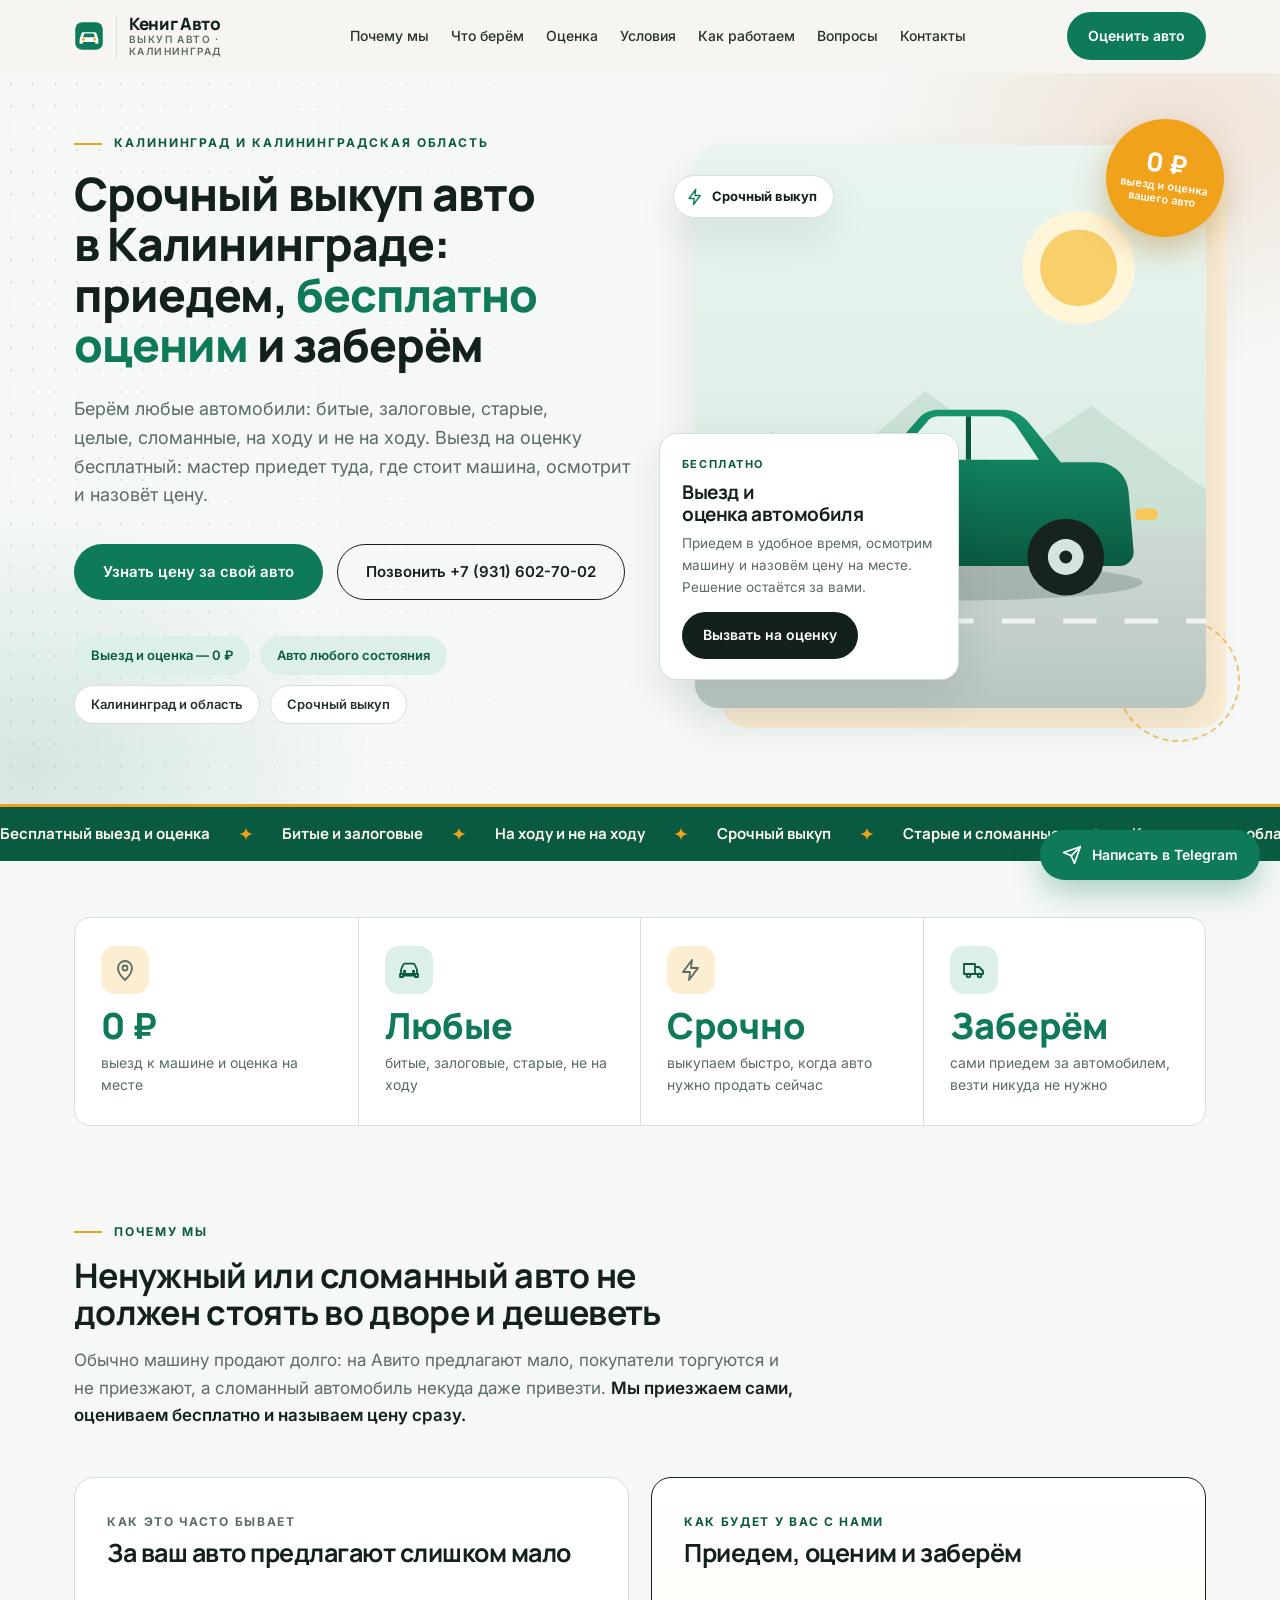
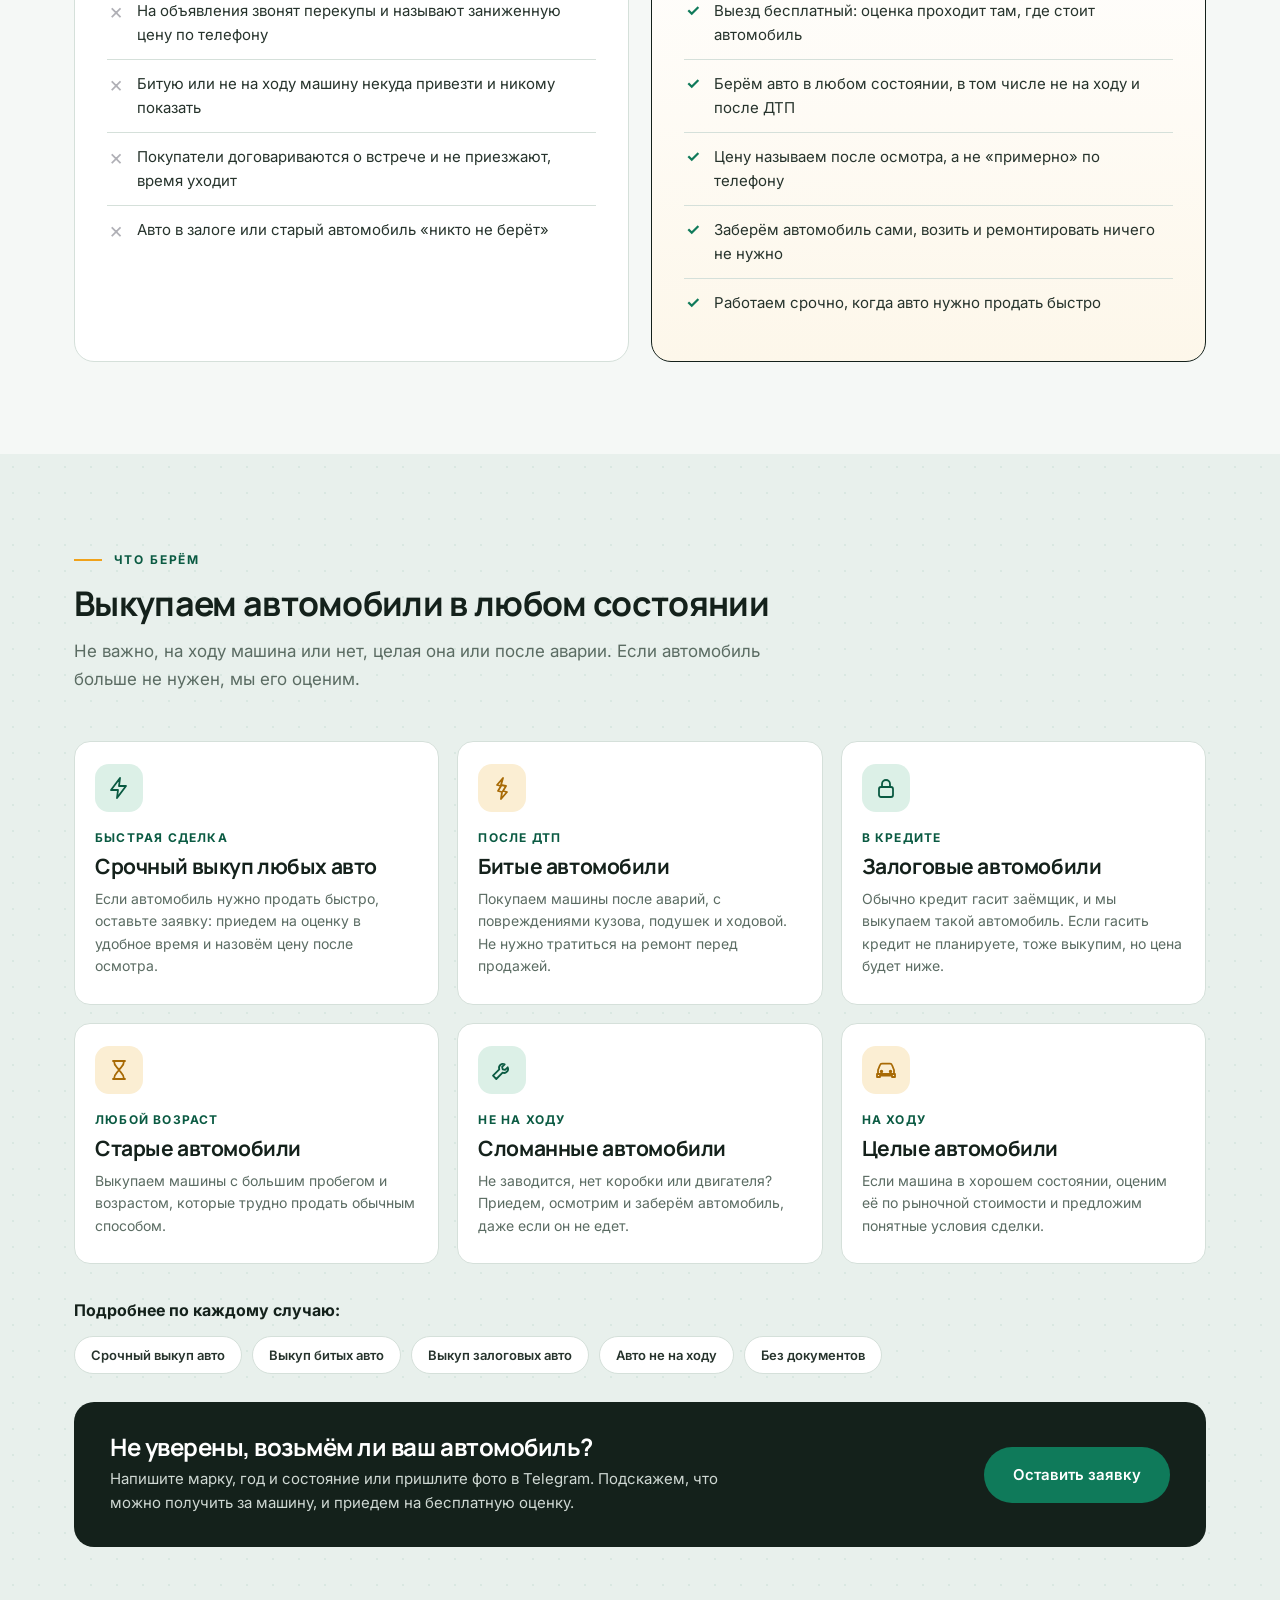
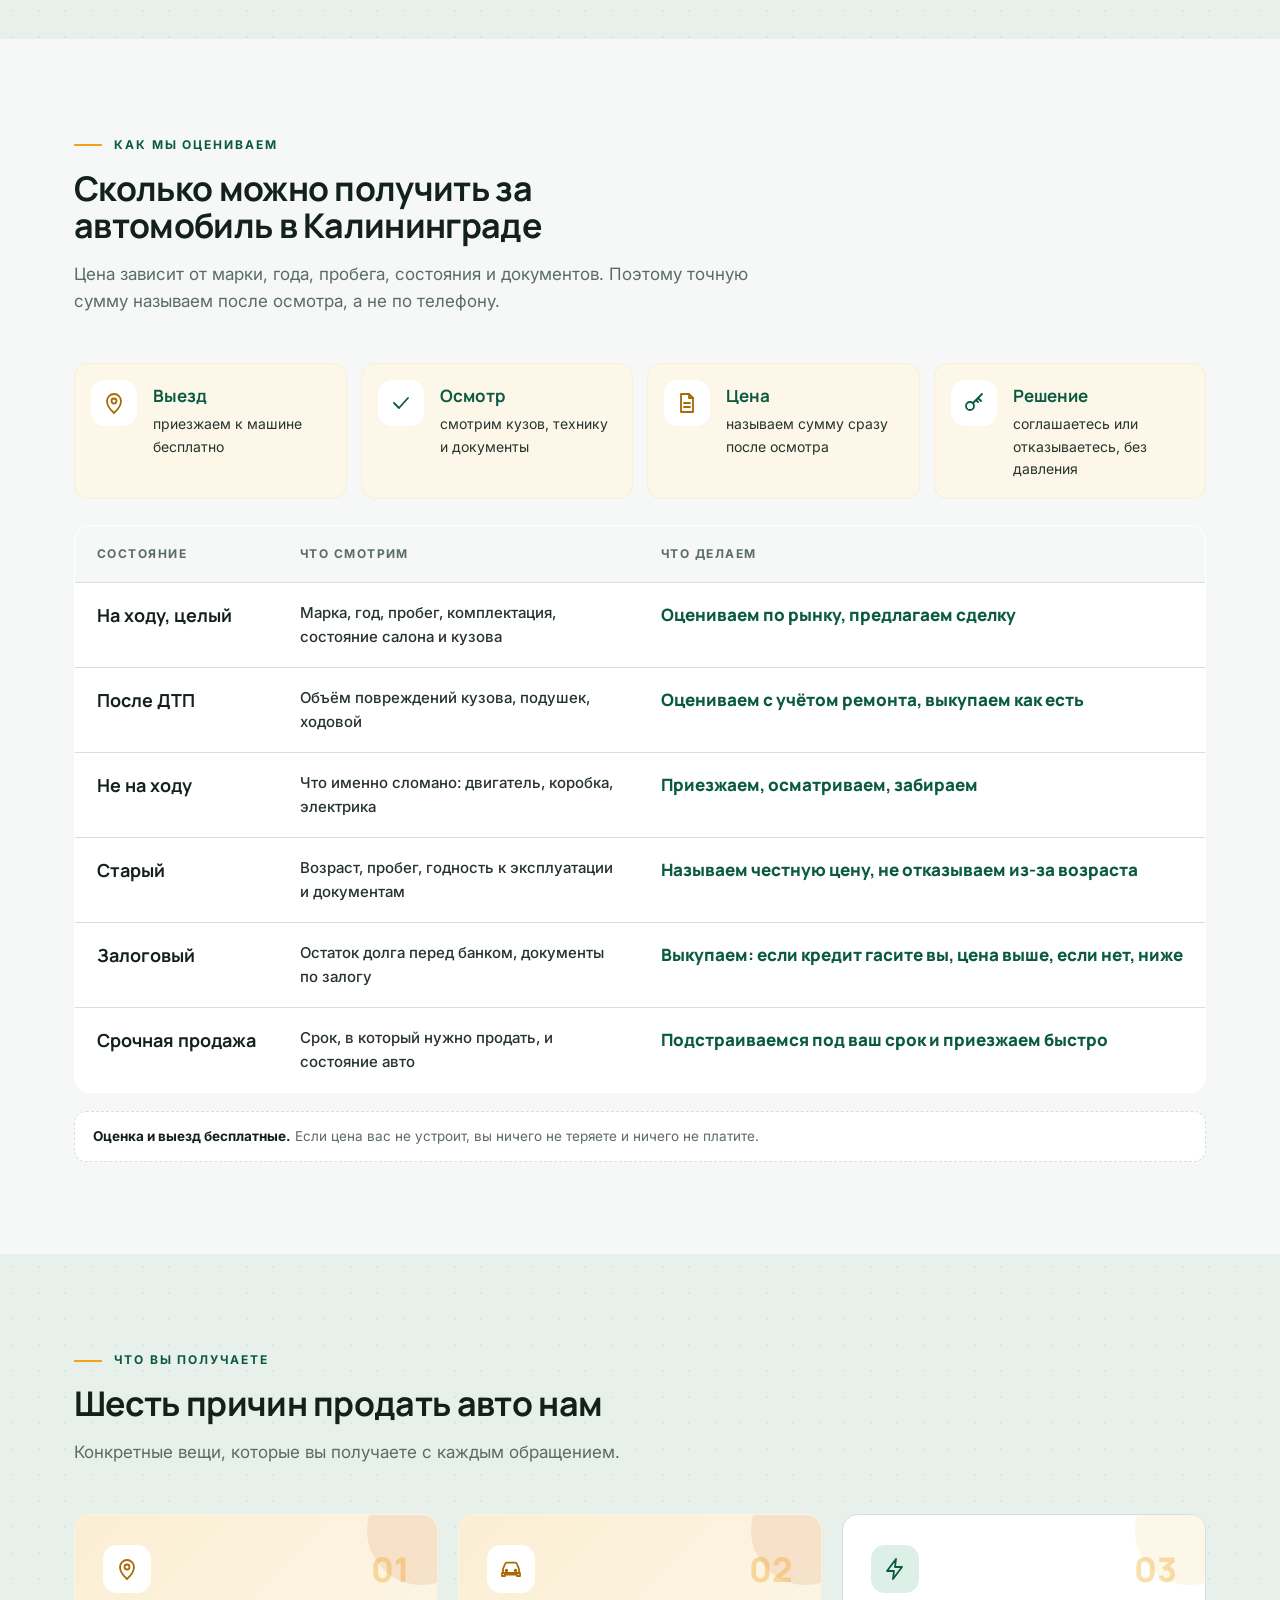
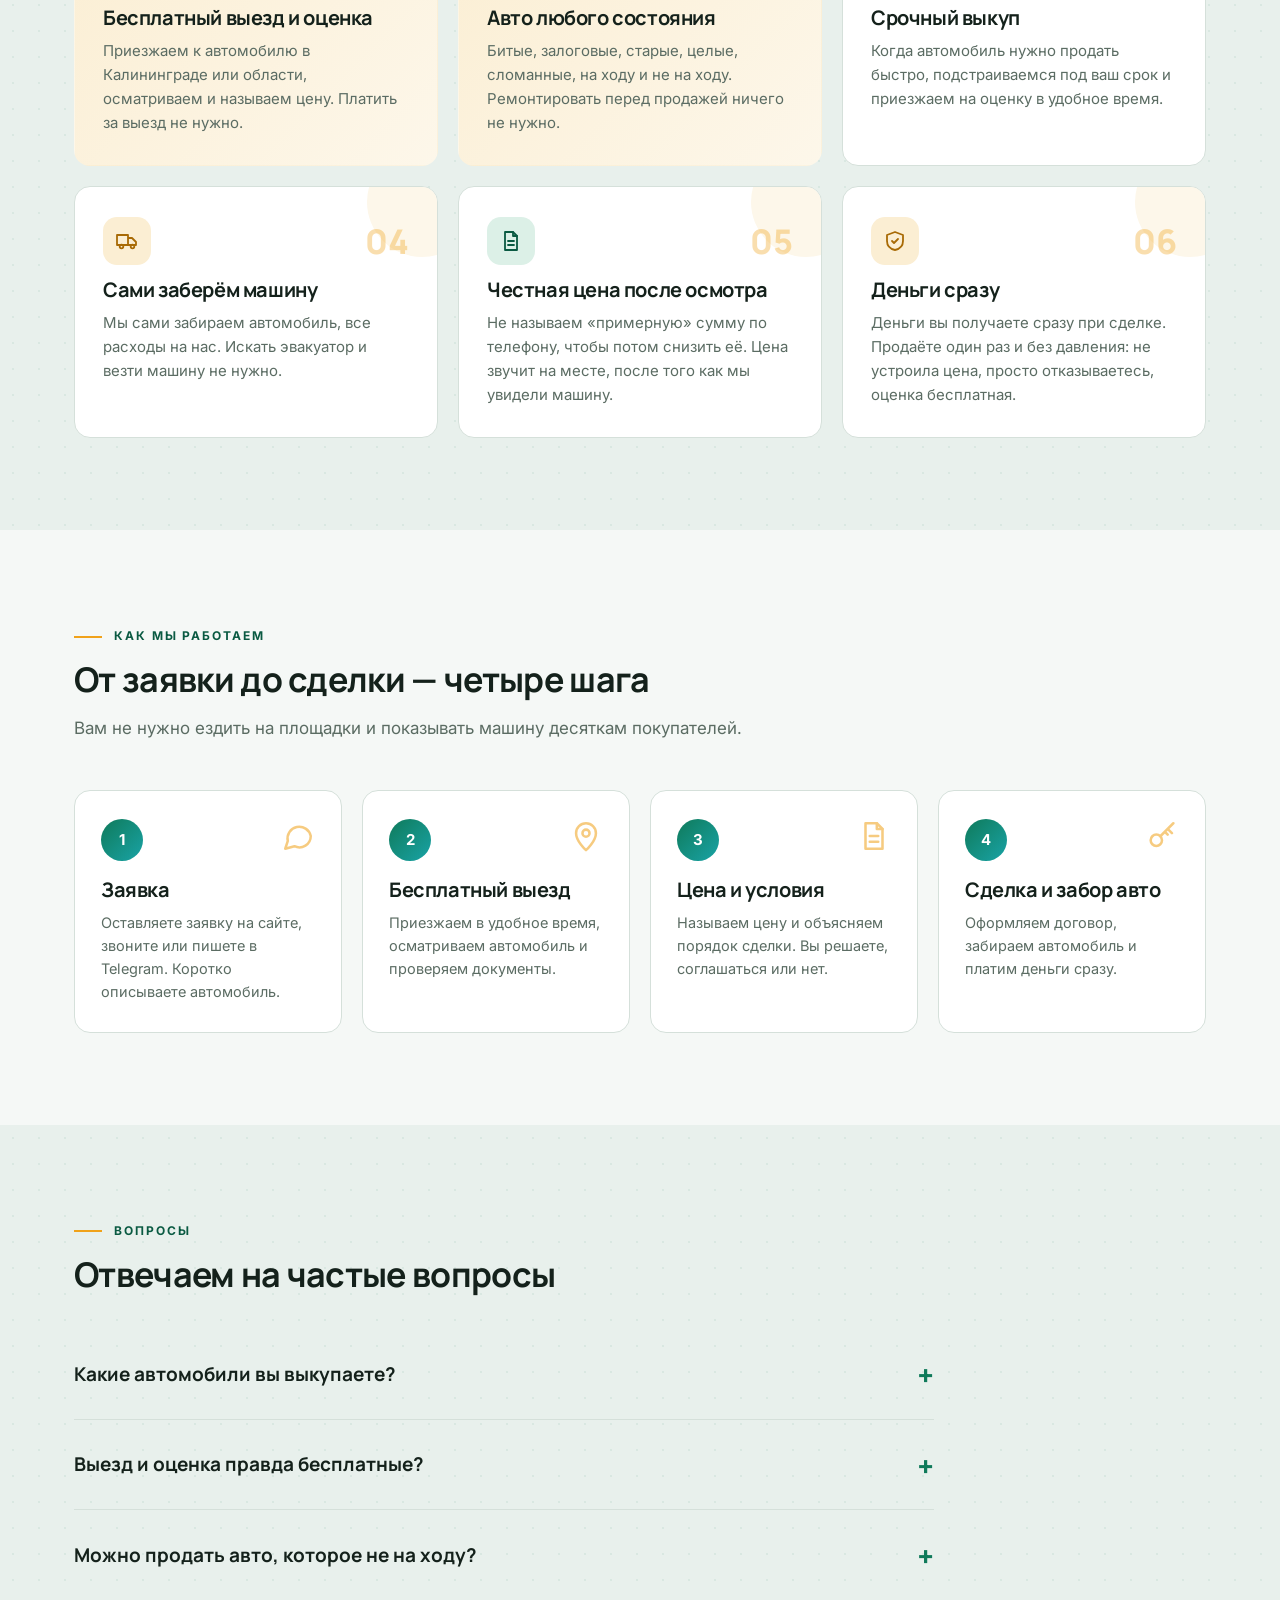
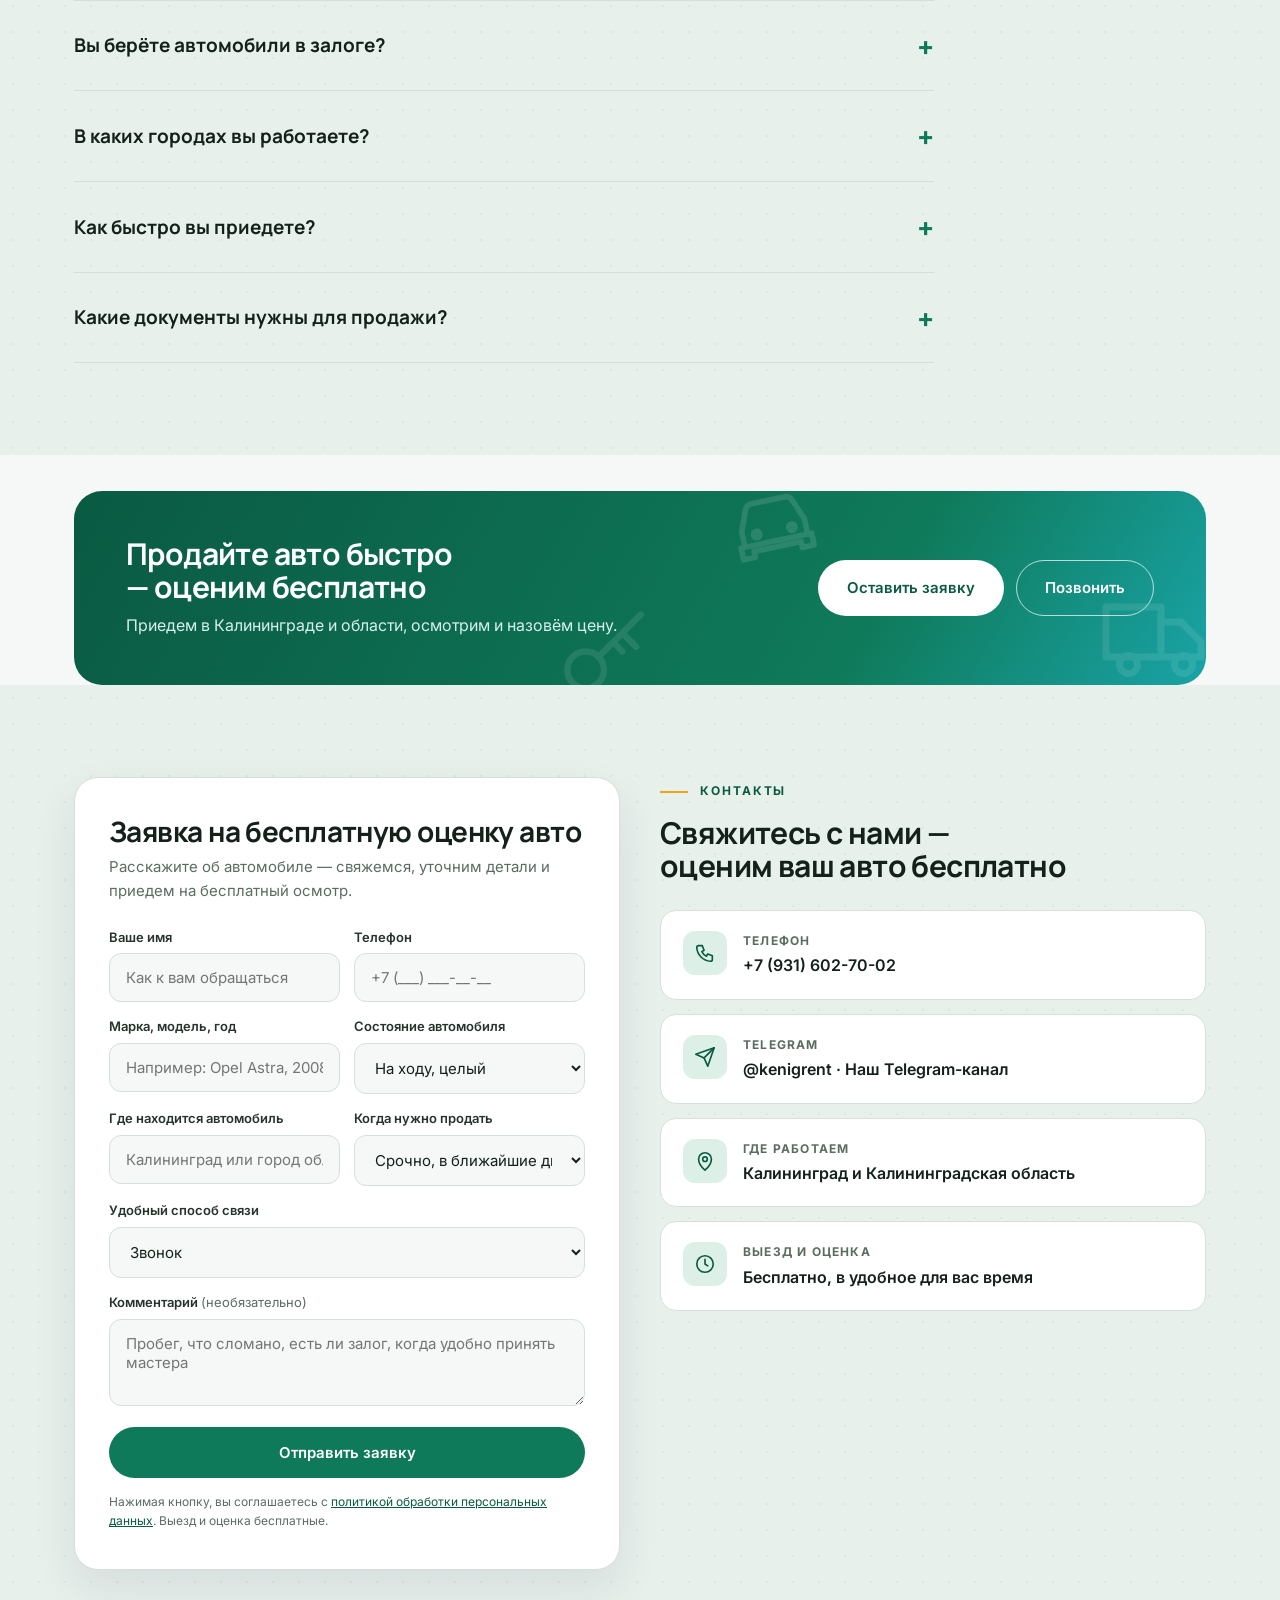
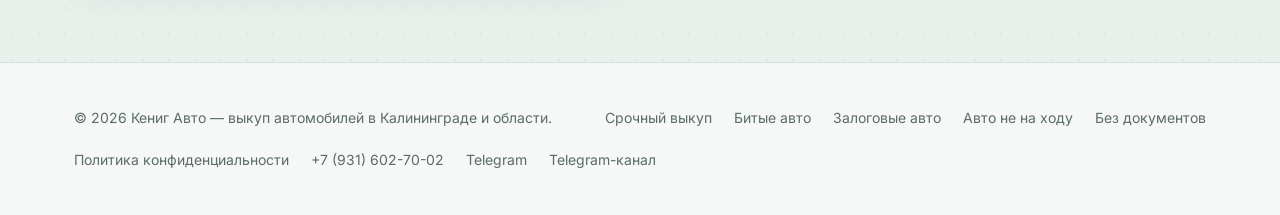
<file: index.html>
<!DOCTYPE html>
<html lang="ru">
<head>
<meta charset="UTF-8">
<meta name="viewport" content="width=device-width, initial-scale=1.0">
<meta name="robots" content="index, follow, max-image-preview:large">
<meta name="theme-color" content="#0f7a5a">
<link rel="canonical" href="https://murzzsite.github.io/kenigavto-vykup/">
<meta property="og:type" content="website">
<meta property="og:locale" content="ru_RU">
<meta property="og:site_name" content="Кениг Авто">
<meta property="og:title" content="Срочный выкуп авто в Калининграде и области с бесплатным выездом | Кениг Авто">
<meta property="og:description" content="Выкуп любых автомобилей в Калининграде и Калининградской области: битых, залоговых, старых, не на ходу. Бесплатный выезд и оценка, приедем и заберём авто.">
<meta property="og:url" content="https://murzzsite.github.io/kenigavto-vykup/">
<meta property="og:image" content="https://murzzsite.github.io/kenigavto-vykup/img/og.png">
<meta name="twitter:card" content="summary_large_image">
<script type="application/ld+json">{"@context": "https://schema.org", "@graph": [{"@type": "Organization", "@id": "https://murzzsite.github.io/kenigavto-vykup/#org", "name": "Кениг Авто", "url": "https://murzzsite.github.io/kenigavto-vykup/", "description": "Выкуп автомобилей в любом состоянии в Калининграде и Калининградской области с бесплатным выездом на оценку.", "telephone": "+79316027002", "areaServed": {"@type": "AdministrativeArea", "name": "Калининградская область"}, "sameAs": ["https://t.me/kenigavto39"], "contactPoint": {"@type": "ContactPoint", "telephone": "+79316027002", "contactType": "customer service", "availableLanguage": "ru"}}, {"@type": "WebSite", "@id": "https://murzzsite.github.io/kenigavto-vykup/#site", "url": "https://murzzsite.github.io/kenigavto-vykup/", "name": "Кениг Авто", "inLanguage": "ru-RU", "publisher": {"@id": "https://murzzsite.github.io/kenigavto-vykup/#org"}}, {"@type": "FAQPage", "mainEntity": [{"@type": "Question", "name": "Какие автомобили вы выкупаете?", "acceptedAnswer": {"@type": "Answer", "text": "Любые: битые после ДТП, залоговые, старые, целые, сломанные, на ходу и не на ходу, а также без документов и с запретом на регистрационные действия."}}, {"@type": "Question", "name": "Выезд и оценка правда бесплатные?", "acceptedAnswer": {"@type": "Answer", "text": "Да. Мы приезжаем к автомобилю, осматриваем его и называем цену, не беря за это денег. Если цена не подошла, вы просто отказываетесь."}}, {"@type": "Question", "name": "Когда вы платите деньги?", "acceptedAnswer": {"@type": "Answer", "text": "Деньги платим сразу при сделке."}}, {"@type": "Question", "name": "В каких городах вы работаете?", "acceptedAnswer": {"@type": "Answer", "text": "В Калининграде и по всей Калининградской области."}}]}]}</script>
<title>Срочный выкуп авто в Калининграде и области с бесплатным выездом | Кениг Авто</title>
<meta name="description" content="Выкуп любых автомобилей в Калининграде и Калининградской области: битых, залоговых, старых, не на ходу. Бесплатный выезд и оценка, приедем и заберём авто.">
<link rel="icon" href="img/favicon.svg" type="image/svg+xml">
<link rel="preconnect" href="https://fonts.googleapis.com">
<link rel="preconnect" href="https://fonts.gstatic.com" crossorigin>
<link href="https://fonts.googleapis.com/css2?family=Manrope:wght@500;600;700;800&family=Inter:wght@400;500;600;700&display=swap" rel="stylesheet">
<link rel="stylesheet" href="styles.css">
<link rel="stylesheet" href="blog/blog.css">
<link rel="alternate" type="application/rss+xml" title="Блог" href="feed.xml">
</head>
<body>
<svg width="0" height="0" style="position:absolute" aria-hidden="true"><defs>
<symbol id="i-car" viewBox="0 0 24 24"><path d="M4 16V12l2-5a2 2 0 0 1 1.9-1.3h8.2A2 2 0 0 1 18 7l2 5v4"/><path d="M3 16h18v3h-3v-1.5H6V19H3z"/><circle cx="7.5" cy="13.5" r=".8"/><circle cx="16.5" cy="13.5" r=".8"/></symbol>
<symbol id="i-pin" viewBox="0 0 24 24"><path d="M12 22s7-6.2 7-12a7 7 0 1 0-14 0c0 5.8 7 12 7 12z"/><circle cx="12" cy="10" r="2.5"/></symbol>
<symbol id="i-bolt" viewBox="0 0 24 24"><path d="M13 2 4 14h7l-1 8 9-12h-7z"/></symbol>
<symbol id="i-wrench" viewBox="0 0 24 24"><path d="M14.7 6.3a4 4 0 0 0-5.4 5.1L3 17.7 6.3 21l6.3-6.3a4 4 0 0 0 5.1-5.4l-2.6 2.6-2.4-.6-.6-2.4z"/></symbol>
<symbol id="i-crash" viewBox="0 0 24 24"><path d="m13 2-2 7 5 1-3 5 4 1-6 7 1-7-4-1 3-5-4-1z"/></symbol>
<symbol id="i-lock" viewBox="0 0 24 24"><rect x="5" y="11" width="14" height="10" rx="2"/><path d="M8 11V8a4 4 0 0 1 8 0v3"/></symbol>
<symbol id="i-hourglass" viewBox="0 0 24 24"><path d="M6 3h12M6 21h12"/><path d="M7 3c0 5 3 6 5 9-2 3-5 4-5 9M17 3c0 5-3 6-5 9 2 3 5 4 5 9"/></symbol>
<symbol id="i-key" viewBox="0 0 24 24"><circle cx="8" cy="15" r="4"/><path d="m11 12 9-9M16 7l3 3M14 9l2 2"/></symbol>
<symbol id="i-shield" viewBox="0 0 24 24"><path d="M12 3l8 3v6c0 5-3.5 8-8 9-4.5-1-8-4-8-9V6z"/><path d="m9 12 2 2 4-4"/></symbol>
<symbol id="i-file" viewBox="0 0 24 24"><path d="M6 3h8l4 4v14H6z"/><path d="M14 3v4h4M9 12h6M9 16h6"/></symbol>
<symbol id="i-clock" viewBox="0 0 24 24"><circle cx="12" cy="12" r="9"/><path d="M12 7v5l3 2"/></symbol>
<symbol id="i-check" viewBox="0 0 24 24"><path d="m5 12 5 5 9-10"/></symbol>
<symbol id="i-truck" viewBox="0 0 24 24"><path d="M2 6h11v10H2zM13 9h4l4 4v3h-8"/><circle cx="6.5" cy="17.5" r="1.8"/><circle cx="17.5" cy="17.5" r="1.8"/></symbol>
<symbol id="i-chat" viewBox="0 0 24 24"><path d="M21 12a8 8 0 0 1-11.5 7.2L3 21l1.8-5.5A8 8 0 1 1 21 12z"/></symbol>
<symbol id="i-phone" viewBox="0 0 24 24"><path d="M5 4h4l2 5-2.5 1.5a11 11 0 0 0 5 5L15 13l5 2v4a2 2 0 0 1-2 2A16 16 0 0 1 3 6a2 2 0 0 1 2-2z"/></symbol>
<symbol id="i-spark" viewBox="0 0 24 24"><path d="M12 2c.6 5 2.4 8.4 10 10-7.6 1.6-9.4 5-10 10-.6-5-2.4-8.4-10-10 7.6-1.6 9.4-5 10-10z" fill="currentColor" stroke="none"/></symbol>
</defs></svg>

<header class="header" id="header">
  <div class="header__inner">
    <a href="#top" class="logo" aria-label="Кениг Авто — выкуп авто в Калининграде">
      <img src="img/logo.svg" alt="Кениг Авто" width="34" height="34">
      <span class="logo__t">Кениг Авто<small>Выкуп авто · Калининград</small></span>
    </a>
    <nav class="nav" id="nav">
      <a href="#why">Почему мы</a>
      <a href="#services">Что берём</a>
      <a href="#pricing">Оценка</a>
      <a href="#offers">Условия</a>
      <a href="#process">Как работаем</a>
      <a href="#faq">Вопросы</a>
      <a href="#contact">Контакты</a>
    <!-- BLOGNAV:START --><!-- BLOGNAV:END --></nav>
    <div class="header__right">
      <a href="tel:+79316027002" class="header__phone">+7 (931) 602-70-02</a>
      <a href="#contact" class="btn btn--primary">Оценить авто</a>
      <button class="burger" id="burger" aria-label="Меню"><span></span></button>
    </div>
  </div>
</header>

<main id="top">

<section class="hero">
  <div class="container hero__grid">
    <div>
      <p class="section-tag">Калининград и Калининградская область</p>
      <h1>Срочный выкуп авто в Калининграде: приедем, <em>бесплатно оценим</em> и заберём</h1>
      <p class="hero__lead">Берём любые автомобили: битые, залоговые, старые, целые, сломанные, на ходу и не на ходу. Выезд на оценку бесплатный: мастер приедет туда, где стоит машина, осмотрит и назовёт цену.</p>
      <div class="hero__cta">
        <a href="#contact" class="btn btn--primary">Узнать цену за свой авто</a>
        <a href="tel:+79316027002" class="btn btn--outline">Позвонить +7 (931) 602-70-02</a>
      </div>
      <div class="hero__chips">
        <span class="chip chip--gift">Выезд и оценка — 0 ₽</span>
        <span class="chip chip--gift">Авто любого состояния</span>
        <span class="chip">Калининград и область</span>
        <span class="chip">Срочный выкуп</span>
      </div>
    </div>
    <div class="hero__visual">
      <div class="hero__photo"><img src="img/hero.svg" alt="Автомобиль и ключи: выкуп авто в Калининграде" fetchpriority="high"></div>
      <div class="sticker sticker--round"><b>0 ₽</b><span>выезд и оценка вашего авто</span></div>
      <div class="sticker sticker--tag"><svg class="ic"><use href="#i-bolt"/></svg>Срочный выкуп</div>
      <aside class="hero__card">
        <p class="hero__card-tag">Бесплатно</p>
        <h3>Выезд и оценка автомобиля</h3>
        <p>Приедем в удобное время, осмотрим машину и назовём цену на месте. Решение остаётся за вами.</p>
        <a href="#contact" class="btn btn--dark">Вызвать на оценку</a>
      </aside>
    </div>
  </div>
</section>

<div class="ticker" aria-hidden="true"><div class="ticker__track"><span>Бесплатный выезд и оценка</span><svg class="ic"><use href="#i-spark"/></svg><span>Битые и залоговые</span><svg class="ic"><use href="#i-spark"/></svg><span>На ходу и не на ходу</span><svg class="ic"><use href="#i-spark"/></svg><span>Срочный выкуп</span><svg class="ic"><use href="#i-spark"/></svg><span>Старые и сломанные</span><svg class="ic"><use href="#i-spark"/></svg><span>Калининград и область</span><svg class="ic"><use href="#i-spark"/></svg><span>Бесплатный выезд и оценка</span><svg class="ic"><use href="#i-spark"/></svg><span>Битые и залоговые</span><svg class="ic"><use href="#i-spark"/></svg><span>На ходу и не на ходу</span><svg class="ic"><use href="#i-spark"/></svg><span>Срочный выкуп</span><svg class="ic"><use href="#i-spark"/></svg><span>Старые и сломанные</span><svg class="ic"><use href="#i-spark"/></svg><span>Калининград и область</span><svg class="ic"><use href="#i-spark"/></svg></div></div>

<section class="stats">
  <div class="container">
    <div class="stats__row">
      <div class="stat"><span class="ico"><svg class="ic"><use href="#i-pin"/></svg></span><b>0 ₽</b><span>выезд к машине и оценка на месте</span></div>
      <div class="stat"><span class="ico"><svg class="ic"><use href="#i-car"/></svg></span><b>Любые</b><span>битые, залоговые, старые, не на ходу</span></div>
      <div class="stat"><span class="ico"><svg class="ic"><use href="#i-bolt"/></svg></span><b>Срочно</b><span>выкупаем быстро, когда авто нужно продать сейчас</span></div>
      <div class="stat"><span class="ico"><svg class="ic"><use href="#i-truck"/></svg></span><b>Заберём</b><span>сами приедем за автомобилем, везти никуда не нужно</span></div>
    </div>
  </div>
</section>

<section id="why">
  <div class="container">
    <p class="section-tag">Почему мы</p>
    <h2 class="section-title">Ненужный или сломанный авто не должен стоять во дворе и дешеветь</h2>
    <p class="section-lead">Обычно машину продают долго: на Авито предлагают мало, покупатели торгуются и не приезжают, а сломанный автомобиль некуда даже привезти. <b>Мы приезжаем сами, оцениваем бесплатно и называем цену сразу.</b></p>
    <div class="versus">
      <div class="versus__col">
        <p class="versus__label">Как это часто бывает</p>
        <h3>За ваш авто предлагают слишком мало</h3>
        <ul>
          <li>На объявления звонят перекупы и называют заниженную цену по телефону</li>
          <li>Битую или не на ходу машину некуда привезти и никому показать</li>
          <li>Покупатели договариваются о встрече и не приезжают, время уходит</li>
          <li>Авто в залоге или старый автомобиль «никто не берёт»</li>
        </ul>
      </div>
      <div class="versus__col versus__col--good">
        <p class="versus__label">Как будет у вас с нами</p>
        <h3>Приедем, оценим и заберём</h3>
        <ul>
          <li>Выезд бесплатный: оценка проходит там, где стоит автомобиль</li>
          <li>Берём авто в любом состоянии, в том числе не на ходу и после ДТП</li>
          <li>Цену называем после осмотра, а не «примерно» по телефону</li>
          <li>Заберём автомобиль сами, возить и ремонтировать ничего не нужно</li>
          <li>Работаем срочно, когда авто нужно продать быстро</li>
        </ul>
      </div>
    </div>
  </div>
</section>

<section id="services" class="alt">
  <div class="container">
    <p class="section-tag">Что берём</p>
    <h2 class="section-title">Выкупаем автомобили в любом состоянии</h2>
    <p class="section-lead">Не важно, на ходу машина или нет, целая она или после аварии. Если автомобиль больше не нужен, мы его оценим.</p>
    <div class="srv-grid srv-grid--3">
      <article class="srv">
        <div class="srv__body">
          <span class="ico"><svg class="ic"><use href="#i-bolt"/></svg></span>
          <p class="srv__price">быстрая сделка</p>
          <h3>Срочный выкуп любых авто</h3>
          <p>Если автомобиль нужно продать быстро, оставьте заявку: приедем на оценку в удобное время и назовём цену после осмотра.</p>
        </div>
      </article>
      <article class="srv">
        <div class="srv__body">
          <span class="ico"><svg class="ic"><use href="#i-crash"/></svg></span>
          <p class="srv__price">после ДТП</p>
          <h3>Битые автомобили</h3>
          <p>Покупаем машины после аварий, с повреждениями кузова, подушек и ходовой. Не нужно тратиться на ремонт перед продажей.</p>
        </div>
      </article>
      <article class="srv">
        <div class="srv__body">
          <span class="ico"><svg class="ic"><use href="#i-lock"/></svg></span>
          <p class="srv__price">в кредите</p>
          <h3>Залоговые автомобили</h3>
          <p>Обычно кредит гасит заёмщик, и мы выкупаем такой автомобиль. Если гасить кредит не планируете, тоже выкупим, но цена будет ниже.</p>
        </div>
      </article>
      <article class="srv">
        <div class="srv__body">
          <span class="ico"><svg class="ic"><use href="#i-hourglass"/></svg></span>
          <p class="srv__price">любой возраст</p>
          <h3>Старые автомобили</h3>
          <p>Выкупаем машины с большим пробегом и возрастом, которые трудно продать обычным способом.</p>
        </div>
      </article>
      <article class="srv">
        <div class="srv__body">
          <span class="ico"><svg class="ic"><use href="#i-wrench"/></svg></span>
          <p class="srv__price">не на ходу</p>
          <h3>Сломанные автомобили</h3>
          <p>Не заводится, нет коробки или двигателя? Приедем, осмотрим и заберём автомобиль, даже если он не едет.</p>
        </div>
      </article>
      <article class="srv">
        <div class="srv__body">
          <span class="ico"><svg class="ic"><use href="#i-car"/></svg></span>
          <p class="srv__price">на ходу</p>
          <h3>Целые автомобили</h3>
          <p>Если машина в хорошем состоянии, оценим её по рыночной стоимости и предложим понятные условия сделки.</p>
        </div>
      </article>
    </div>
    <p style="margin-top:34px;font-weight:700;color:var(--clr-ink)">Подробнее по каждому случаю:</p>
    <div style="display:flex;flex-wrap:wrap;gap:10px;margin-top:12px">
      <a href="srochnyj-vykup-avto.html" class="chip">Срочный выкуп авто</a>
      <a href="vykup-bityh-avto.html" class="chip">Выкуп битых авто</a>
      <a href="vykup-zalogovyh-avto.html" class="chip">Выкуп залоговых авто</a>
      <a href="vykup-avto-ne-na-hodu.html" class="chip">Авто не на ходу</a>
      <a href="vykup-avto-bez-dokumentov.html" class="chip">Без документов</a>
    </div>
    <div class="furniture-row" style="margin-top:28px">
      <div>
        <h3>Не уверены, возьмём ли ваш автомобиль?</h3>
        <p>Напишите марку, год и состояние или пришлите фото в Telegram. Подскажем, что можно получить за машину, и приедем на бесплатную оценку.</p>
      </div>
      <a href="#contact" class="btn btn--primary">Оставить заявку</a>
    </div>
  </div>
</section>

<section id="pricing">
  <div class="container">
    <p class="section-tag">Как мы оцениваем</p>
    <h2 class="section-title">Сколько можно получить за автомобиль в Калининграде</h2>
    <p class="section-lead">Цена зависит от марки, года, пробега, состояния и документов. Поэтому точную сумму называем после осмотра, а не по телефону.</p>

    <div class="included">
      <div><span class="ico"><svg class="ic"><use href="#i-pin"/></svg></span><b>Выезд</b>приезжаем к машине бесплатно</div>
      <div><span class="ico"><svg class="ic"><use href="#i-check"/></svg></span><b>Осмотр</b>смотрим кузов, технику и документы</div>
      <div><span class="ico"><svg class="ic"><use href="#i-file"/></svg></span><b>Цена</b>называем сумму сразу после осмотра</div>
      <div><span class="ico"><svg class="ic"><use href="#i-key"/></svg></span><b>Решение</b>соглашаетесь или отказываетесь, без давления</div>
    </div>

    <table class="ptable">
      <thead>
        <tr><th>Состояние</th><th>Что смотрим</th><th>Что делаем</th></tr>
      </thead>
      <tbody>
        <tr><td>На ходу, целый</td><td>Марка, год, пробег, комплектация, состояние салона и кузова</td><td>Оцениваем по рынку, предлагаем сделку</td></tr>
        <tr><td>После ДТП</td><td>Объём повреждений кузова, подушек, ходовой</td><td>Оцениваем с учётом ремонта, выкупаем как есть</td></tr>
        <tr><td>Не на ходу</td><td>Что именно сломано: двигатель, коробка, электрика</td><td>Приезжаем, осматриваем, забираем</td></tr>
        <tr><td>Старый</td><td>Возраст, пробег, годность к эксплуатации и документам</td><td>Называем честную цену, не отказываем из-за возраста</td></tr>
        <tr><td>Залоговый</td><td>Остаток долга перед банком, документы по залогу</td><td>Выкупаем: если кредит гасите вы, цена выше, если нет, ниже</td></tr>
        <tr><td>Срочная продажа</td><td>Срок, в который нужно продать, и состояние авто</td><td>Подстраиваемся под ваш срок и приезжаем быстро</td></tr>
      </tbody>
    </table>
    <p class="price-note"><b>Оценка и выезд бесплатные.</b> Если цена вас не устроит, вы ничего не теряете и ничего не платите.</p>
  </div>
</section>

<section id="offers" class="alt">
  <div class="container">
    <p class="section-tag">Что вы получаете</p>
    <h2 class="section-title">Шесть причин продать авто нам</h2>
    <p class="section-lead">Конкретные вещи, которые вы получаете с каждым обращением.</p>
    <div class="offer-grid">
      <div class="offer-card offer-card--gift">
        <div class="offer-card__top"><span class="ico"><svg class="ic"><use href="#i-pin"/></svg></span><div class="offer-card__num">01</div></div>
        <h3>Бесплатный выезд и оценка</h3>
        <p>Приезжаем к автомобилю в Калининграде или области, осматриваем и называем цену. Платить за выезд не нужно.</p>
      </div>
      <div class="offer-card offer-card--gift">
        <div class="offer-card__top"><span class="ico"><svg class="ic"><use href="#i-car"/></svg></span><div class="offer-card__num">02</div></div>
        <h3>Авто любого состояния</h3>
        <p>Битые, залоговые, старые, целые, сломанные, на ходу и не на ходу. Ремонтировать перед продажей ничего не нужно.</p>
      </div>
      <div class="offer-card">
        <div class="offer-card__top"><span class="ico"><svg class="ic"><use href="#i-bolt"/></svg></span><div class="offer-card__num">03</div></div>
        <h3>Срочный выкуп</h3>
        <p>Когда автомобиль нужно продать быстро, подстраиваемся под ваш срок и приезжаем на оценку в удобное время.</p>
      </div>
      <div class="offer-card">
        <div class="offer-card__top"><span class="ico"><svg class="ic"><use href="#i-truck"/></svg></span><div class="offer-card__num">04</div></div>
        <h3>Сами заберём машину</h3>
        <p>Мы сами забираем автомобиль, все расходы на нас. Искать эвакуатор и везти машину не нужно.</p>
      </div>
      <div class="offer-card">
        <div class="offer-card__top"><span class="ico"><svg class="ic"><use href="#i-file"/></svg></span><div class="offer-card__num">05</div></div>
        <h3>Честная цена после осмотра</h3>
        <p>Не называем «примерную» сумму по телефону, чтобы потом снизить её. Цена звучит на месте, после того как мы увидели машину.</p>
      </div>
      <div class="offer-card">
        <div class="offer-card__top"><span class="ico"><svg class="ic"><use href="#i-shield"/></svg></span><div class="offer-card__num">06</div></div>
        <h3>Деньги сразу</h3>
        <p>Деньги вы получаете сразу при сделке. Продаёте один раз и без давления: не устроила цена, просто отказываетесь, оценка бесплатная.</p>
      </div>
    </div>
  </div>
</section>

<section id="process">
  <div class="container">
    <p class="section-tag">Как мы работаем</p>
    <h2 class="section-title">От заявки до сделки — четыре шага</h2>
    <p class="section-lead">Вам не нужно ездить на площадки и показывать машину десяткам покупателей.</p>
    <div class="steps steps--4">
      <div class="step">
        <span class="step__n">1</span>
        <svg class="ic step__ic"><use href="#i-chat"/></svg>
        <h3>Заявка</h3>
        <p>Оставляете заявку на сайте, звоните или пишете в Telegram. Коротко описываете автомобиль.</p>
      </div>
      <div class="step">
        <span class="step__n">2</span>
        <svg class="ic step__ic"><use href="#i-pin"/></svg>
        <h3>Бесплатный выезд</h3>
        <p>Приезжаем в удобное время, осматриваем автомобиль и проверяем документы.</p>
      </div>
      <div class="step">
        <span class="step__n">3</span>
        <svg class="ic step__ic"><use href="#i-file"/></svg>
        <h3>Цена и условия</h3>
        <p>Называем цену и объясняем порядок сделки. Вы решаете, соглашаться или нет.</p>
      </div>
      <div class="step">
        <span class="step__n">4</span>
        <svg class="ic step__ic"><use href="#i-key"/></svg>
        <h3>Сделка и забор авто</h3>
        <p>Оформляем договор, забираем автомобиль и платим деньги сразу.</p>
      </div>
    </div>
  </div>
</section>

<section id="faq" class="alt">
  <div class="container">
    <p class="section-tag">Вопросы</p>
    <h2 class="section-title">Отвечаем на частые вопросы</h2>
    <div class="faq" style="margin-top:36px">
      <details class="faq__item">
        <summary>Какие автомобили вы выкупаете?</summary>
        <p>Любые: битые после ДТП, залоговые, старые, целые, сломанные, на ходу и не на ходу. Если не уверены, напишите марку, год и состояние, и мы скажем, возьмём ли и примерно на что рассчитывать.</p>
      </details>
      <details class="faq__item">
        <summary>Выезд и оценка правда бесплатные?</summary>
        <p>Да. Мы приезжаем к автомобилю, осматриваем его и называем цену, не беря за это денег. Если цена не подошла, вы просто отказываетесь.</p>
      </details>
      <details class="faq__item">
        <summary>Можно продать авто, которое не на ходу?</summary>
        <p>Да. Мы приедем и заберём автомобиль там, где он стоит, даже если он не заводится или не едет.</p>
      </details>
      <details class="faq__item">
        <summary>Вы берёте автомобили в залоге?</summary>
        <p>Да. Обычно кредит гасит заёмщик, и автомобиль продаётся уже после этого. Если гасить кредит вы не собираетесь, мы всё равно можем выкупить автомобиль, просто цена будет ниже.</p>
      </details>
      <details class="faq__item">
        <summary>В каких городах вы работаете?</summary>
        <p>В Калининграде и Калининградской области. Выезжаем к автомобилю по всей области: напишите, где он стоит, и мы сориентируем по срокам.</p>
      </details>
      <details class="faq__item">
        <summary>Как быстро вы приедете?</summary>
        <p>Работаем срочно. Оставьте заявку или позвоните, договоримся о времени выезда в удобный для вас день, в том числе в день обращения, если график позволяет.</p>
      </details>
      <details class="faq__item">
        <summary>Какие документы нужны для продажи?</summary>
        <p>Обычно паспорт собственника, ПТС и СТС. Выкупаем и автомобили без документов, а также с запретом на регистрационные действия. Расскажите о ситуации, и мы объясним, как пройдёт сделка.</p>
      </details>
    </div>
  </div>
</section>

<section class="band-wrap">
  <div class="container">
    <div class="band">
      <svg class="deco deco--b1" aria-hidden="true"><use href="#i-car"/></svg>
      <svg class="deco deco--b2" aria-hidden="true"><use href="#i-key"/></svg>
      <svg class="deco deco--b3" aria-hidden="true"><use href="#i-truck"/></svg>
      <div>
        <h2>Продайте авто быстро — оценим бесплатно</h2>
        <p>Приедем в Калининграде и области, осмотрим и назовём цену.</p>
      </div>
      <div class="band__btns">
        <a href="#contact" class="btn btn--light">Оставить заявку</a>
        <a href="tel:+79316027002" class="btn btn--ghost">Позвонить</a>
      </div>
    </div>
  </div>
</section>

<section id="contact" class="alt">
  <div class="container contact__grid">
    <form class="form leadForm" id="leadForm" novalidate>
      <h3>Заявка на бесплатную оценку авто</h3>
      <p class="form__sub">Расскажите об автомобиле — свяжемся, уточним детали и приедем на бесплатный осмотр.</p>
      <input type="text" name="_gotcha" style="display:none" tabindex="-1" autocomplete="off">
      <div class="field-row">
        <div class="field">
          <label for="f-name">Ваше имя</label>
          <input type="text" id="f-name" name="name" placeholder="Как к вам обращаться" required>
        </div>
        <div class="field">
          <label for="f-phone">Телефон</label>
          <input type="tel" id="f-phone" name="phone" placeholder="+7 (___) ___-__-__" required>
        </div>
      </div>
      <div class="field-row">
        <div class="field">
          <label for="f-car">Марка, модель, год</label>
          <input type="text" id="f-car" name="car" placeholder="Например: Opel Astra, 2008">
        </div>
        <div class="field">
          <label for="f-state">Состояние автомобиля</label>
          <select id="f-state" name="state">
            <option value="На ходу, целый">На ходу, целый</option>
            <option value="Битый после ДТП">Битый после ДТП</option>
            <option value="Не на ходу / сломан">Не на ходу / сломан</option>
            <option value="Старый">Старый</option>
            <option value="В залоге">В залоге</option>
          </select>
        </div>
      </div>
      <div class="field-row">
        <div class="field">
          <label for="f-place">Где находится автомобиль</label>
          <input type="text" id="f-place" name="place" placeholder="Калининград или город области">
        </div>
        <div class="field">
          <label for="f-term">Когда нужно продать</label>
          <select id="f-term" name="term">
            <option value="Срочно, в ближайшие дни">Срочно, в ближайшие дни</option>
            <option value="В течение недели">В течение недели</option>
            <option value="Пока узнаю цену">Пока узнаю цену</option>
          </select>
        </div>
      </div>
      <div class="field">
        <label for="f-messenger">Удобный способ связи</label>
        <select id="f-messenger" name="messenger">
          <option value="Звонок">Звонок</option>
          <option value="Telegram">Telegram</option>
          <option value="WhatsApp">WhatsApp</option>
        </select>
      </div>
      <div class="field">
        <label for="f-comment">Комментарий <span style="font-weight:400;color:var(--clr-text-soft)">(необязательно)</span></label>
        <textarea id="f-comment" name="comment" rows="3" placeholder="Пробег, что сломано, есть ли залог, когда удобно принять мастера"></textarea>
      </div>
      <button type="submit" class="btn btn--primary btn--block">Отправить заявку</button>
      <p class="form__agree">Нажимая кнопку, вы соглашаетесь с <a href="privacy.html" target="_blank">политикой обработки персональных данных</a>. Выезд и оценка бесплатные.</p>
    </form>

    <div>
      <p class="section-tag">Контакты</p>
      <h2 class="section-title" style="font-size:30px">Свяжитесь с нами — оценим ваш авто бесплатно</h2>
      <div class="contacts" style="margin-top:28px">
        <div class="contact-card">
          <div class="contact-card__icon"><svg class="ic"><use href="#i-phone"/></svg></div>
          <div><small>Телефон</small><b><a href="tel:+79316027002">+7 (931) 602-70-02</a></b></div>
        </div>
        <div class="contact-card">
          <div class="contact-card__icon"><svg viewBox="0 0 24 24" fill="none" stroke="currentColor" stroke-width="1.8" stroke-linecap="round" stroke-linejoin="round"><path d="m22 2-7 20-4-9-9-4z"/><path d="M22 2 11 13"/></svg></div>
          <div><small>Telegram</small><b><a href="https://t.me/kenigrent" target="_blank" rel="noopener">@kenigrent</a> · <a href="https://t.me/kenigavto39" target="_blank" rel="noopener">Наш Telegram-канал</a></b></div>
        </div>
        <div class="contact-card">
          <div class="contact-card__icon"><svg class="ic"><use href="#i-pin"/></svg></div>
          <div><small>Где работаем</small><b>Калининград и Калининградская область</b></div>
        </div>
        <div class="contact-card">
          <div class="contact-card__icon"><svg class="ic"><use href="#i-clock"/></svg></div>
          <div><small>Выезд и оценка</small><b>Бесплатно, в удобное для вас время</b></div>
        </div>
      </div>
    </div>
  </div>
</section>

<!-- BLOG:START --><!-- BLOG:END -->
</main>

<footer class="footer">
  <div class="container footer__inner">
    <div>© <span id="year">2026</span> Кениг Авто — выкуп автомобилей в Калининграде и области.</div>
    <div class="footer__links">
      <a href="srochnyj-vykup-avto.html">Срочный выкуп</a>
      <a href="vykup-bityh-avto.html">Битые авто</a>
      <a href="vykup-zalogovyh-avto.html">Залоговые авто</a>
      <a href="vykup-avto-ne-na-hodu.html">Авто не на ходу</a>
      <a href="vykup-avto-bez-dokumentov.html">Без документов</a>
    </div>
    <div class="footer__links">
      <a href="privacy.html">Политика конфиденциальности</a>
      <a href="tel:+79316027002">+7 (931) 602-70-02</a>
      <a href="https://t.me/kenigrent" target="_blank" rel="noopener">Telegram</a>
      <a href="https://t.me/kenigavto39" target="_blank" rel="noopener">Telegram-канал</a>
    </div>
  </div>
</footer>

<a href="https://t.me/kenigrent" target="_blank" rel="noopener" class="fab" aria-label="Написать в Telegram">
  <svg viewBox="0 0 24 24" fill="none" stroke="currentColor" stroke-width="2" stroke-linecap="round" stroke-linejoin="round"><path d="m22 2-7 20-4-9-9-4z"/><path d="M22 2 11 13"/></svg>
  <span>Написать в Telegram</span>
</a>

<script src="script.js"></script>
</body>
</html>
</file>
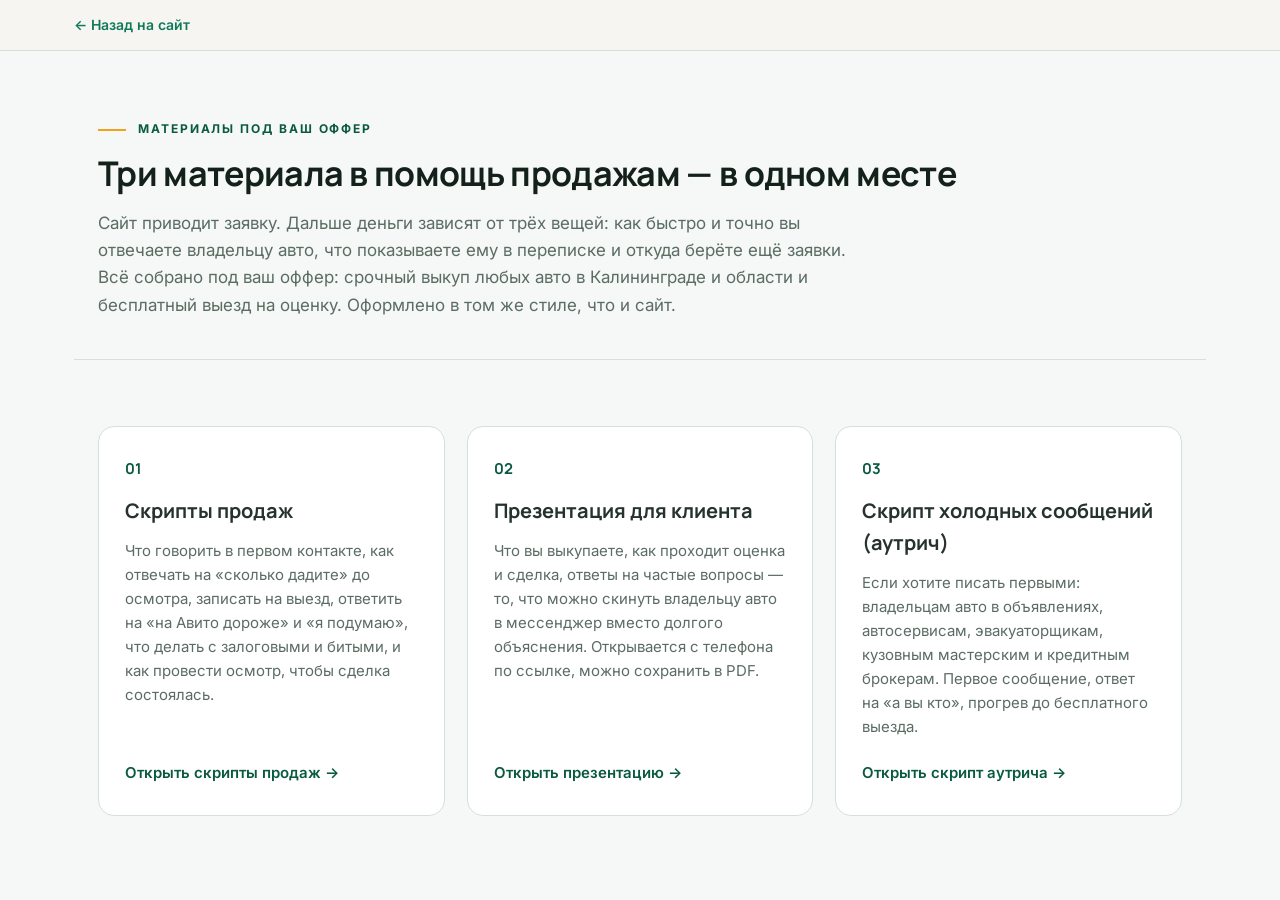
<file: materials.html>
<!DOCTYPE html>
<html lang="ru">
<head>
<meta charset="UTF-8">
<meta name="viewport" content="width=device-width, initial-scale=1.0">
<title>Материалы для продаж — Кениг Авто</title>
<meta name="robots" content="noindex">
<link rel="icon" href="img/favicon.svg" type="image/svg+xml">
<link rel="preconnect" href="https://fonts.googleapis.com">
<link rel="preconnect" href="https://fonts.gstatic.com" crossorigin>
<link href="https://fonts.googleapis.com/css2?family=Manrope:wght@500;600;700;800&family=Inter:wght@400;500;600;700&display=swap" rel="stylesheet">
<link rel="stylesheet" href="styles.css">
<link rel="stylesheet" href="materials.css">
</head>
<body>

<div class="doc-bar">
  <div class="doc-bar__inner">
    <a href="index.html" class="doc-bar__back">← <span>Назад на сайт</span></a>
    <div class="doc-actions-wrap doc-bar__actions">
    </div>
  </div>
</div>

<div class="container">
  <section class="doc-hero">
    <p class="section-tag">Материалы под ваш оффер</p>
    <h1>Три материала в помощь продажам — в одном месте</h1>
    <p class="doc-hero__lead">Сайт приводит заявку. Дальше деньги зависят от трёх вещей: как быстро и точно вы отвечаете владельцу авто, что показываете ему в переписке и откуда берёте ещё заявки. Всё собрано под ваш оффер: срочный выкуп любых авто в Калининграде и области и бесплатный выезд на оценку. Оформлено в том же стиле, что и сайт.</p>
  </section>

  <section class="doc-section">
    <div class="hub-grid">

      <div class="hub-card">
        <span class="hub-card__num">01</span>
        <p class="hub-card__title">Скрипты продаж</p>
        <p class="hub-card__lead">Что говорить в первом контакте, как отвечать на «сколько дадите» до осмотра, записать на выезд, ответить на «на Авито дороже» и «я подумаю», что делать с залоговыми и битыми, и как провести осмотр, чтобы сделка состоялась.</p>
        <a href="scripts.html" class="hub-card__link">Открыть скрипты продаж →</a>
      </div>

      <div class="hub-card">
        <span class="hub-card__num">02</span>
        <p class="hub-card__title">Презентация для клиента</p>
        <p class="hub-card__lead">Что вы выкупаете, как проходит оценка и сделка, ответы на частые вопросы — то, что можно скинуть владельцу авто в мессенджер вместо долгого объяснения. Открывается с телефона по ссылке, можно сохранить в PDF.</p>
        <a href="presentation.html" class="hub-card__link">Открыть презентацию →</a>
      </div>

      <div class="hub-card">
        <span class="hub-card__num">03</span>
        <p class="hub-card__title">Скрипт холодных сообщений (аутрич)</p>
        <p class="hub-card__lead">Если хотите писать первыми: владельцам авто в объявлениях, автосервисам, эвакуаторщикам, кузовным мастерским и кредитным брокерам. Первое сообщение, ответ на «а вы кто», прогрев до бесплатного выезда.</p>
        <a href="outreach.html" class="hub-card__link">Открыть скрипт аутрича →</a>
      </div>

    </div>
  </section>

</div>

<script src="script.js"></script>
</body>
</html>
</file>
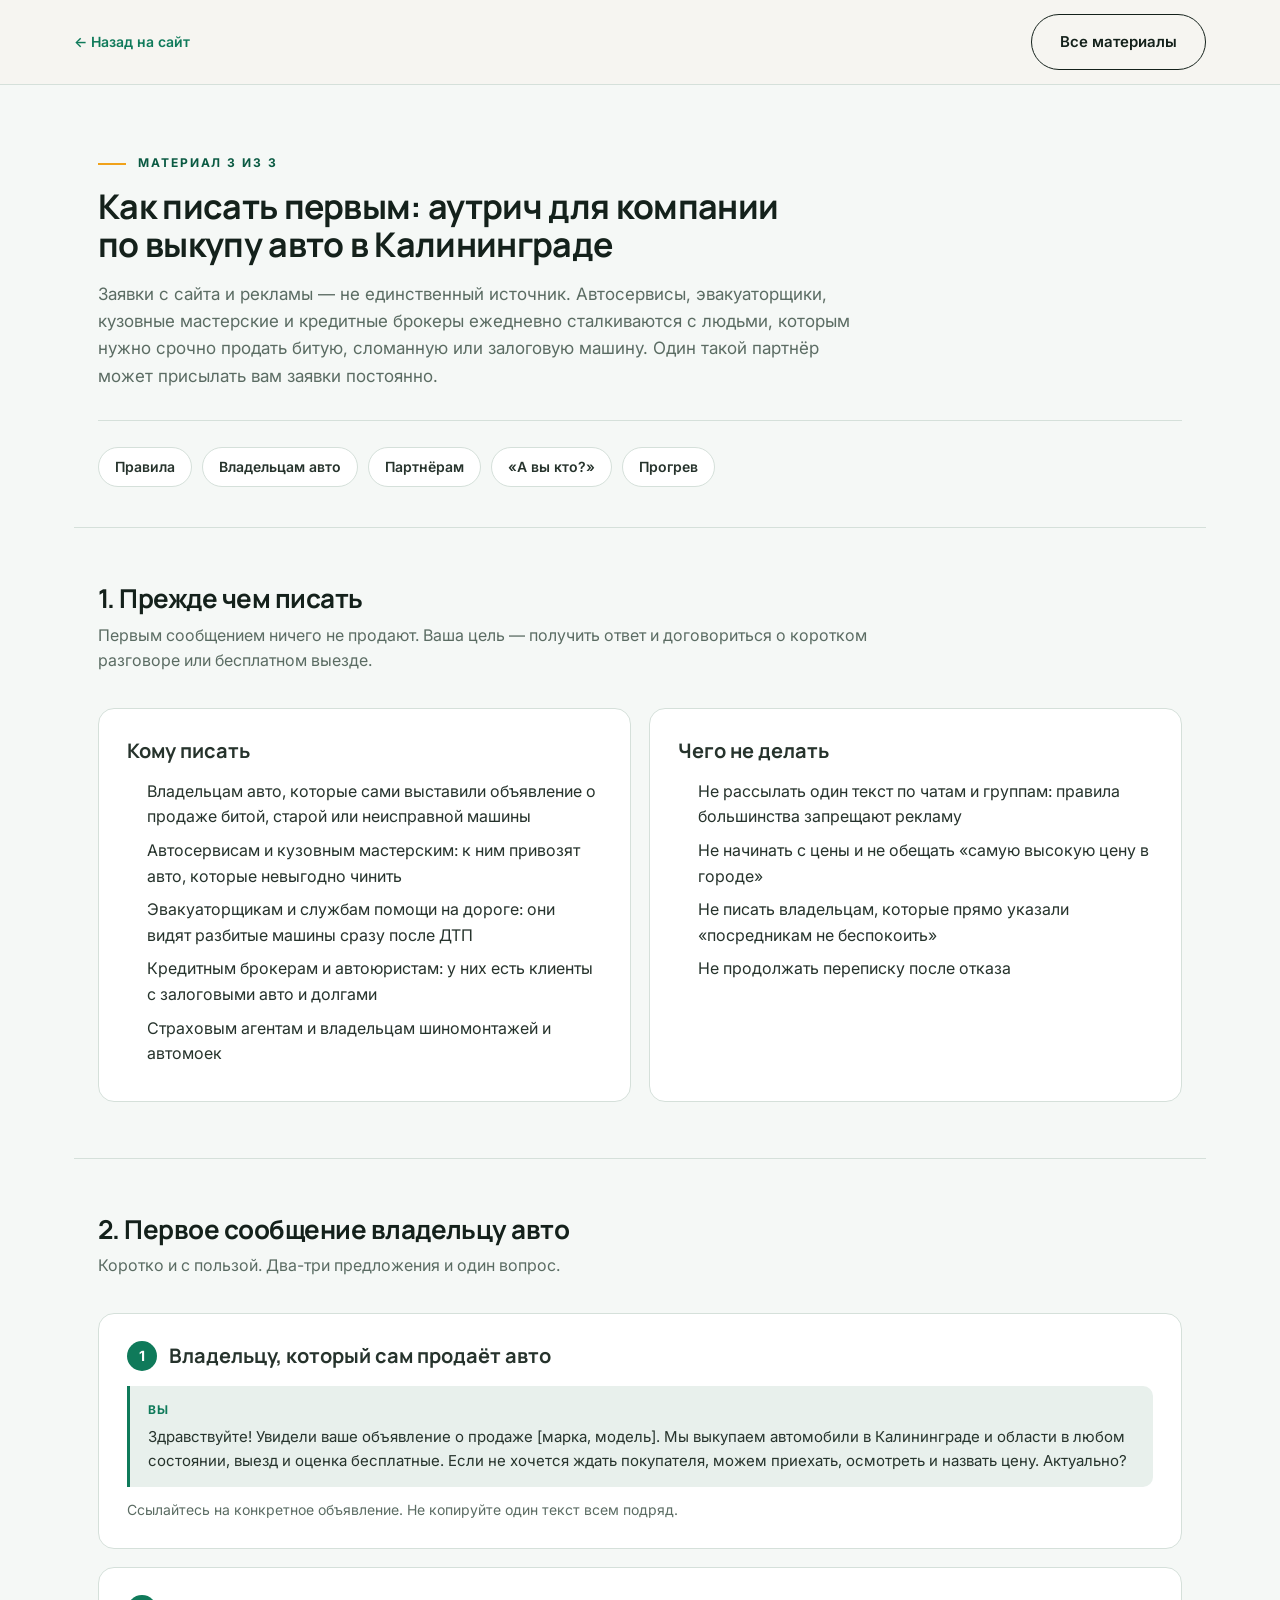
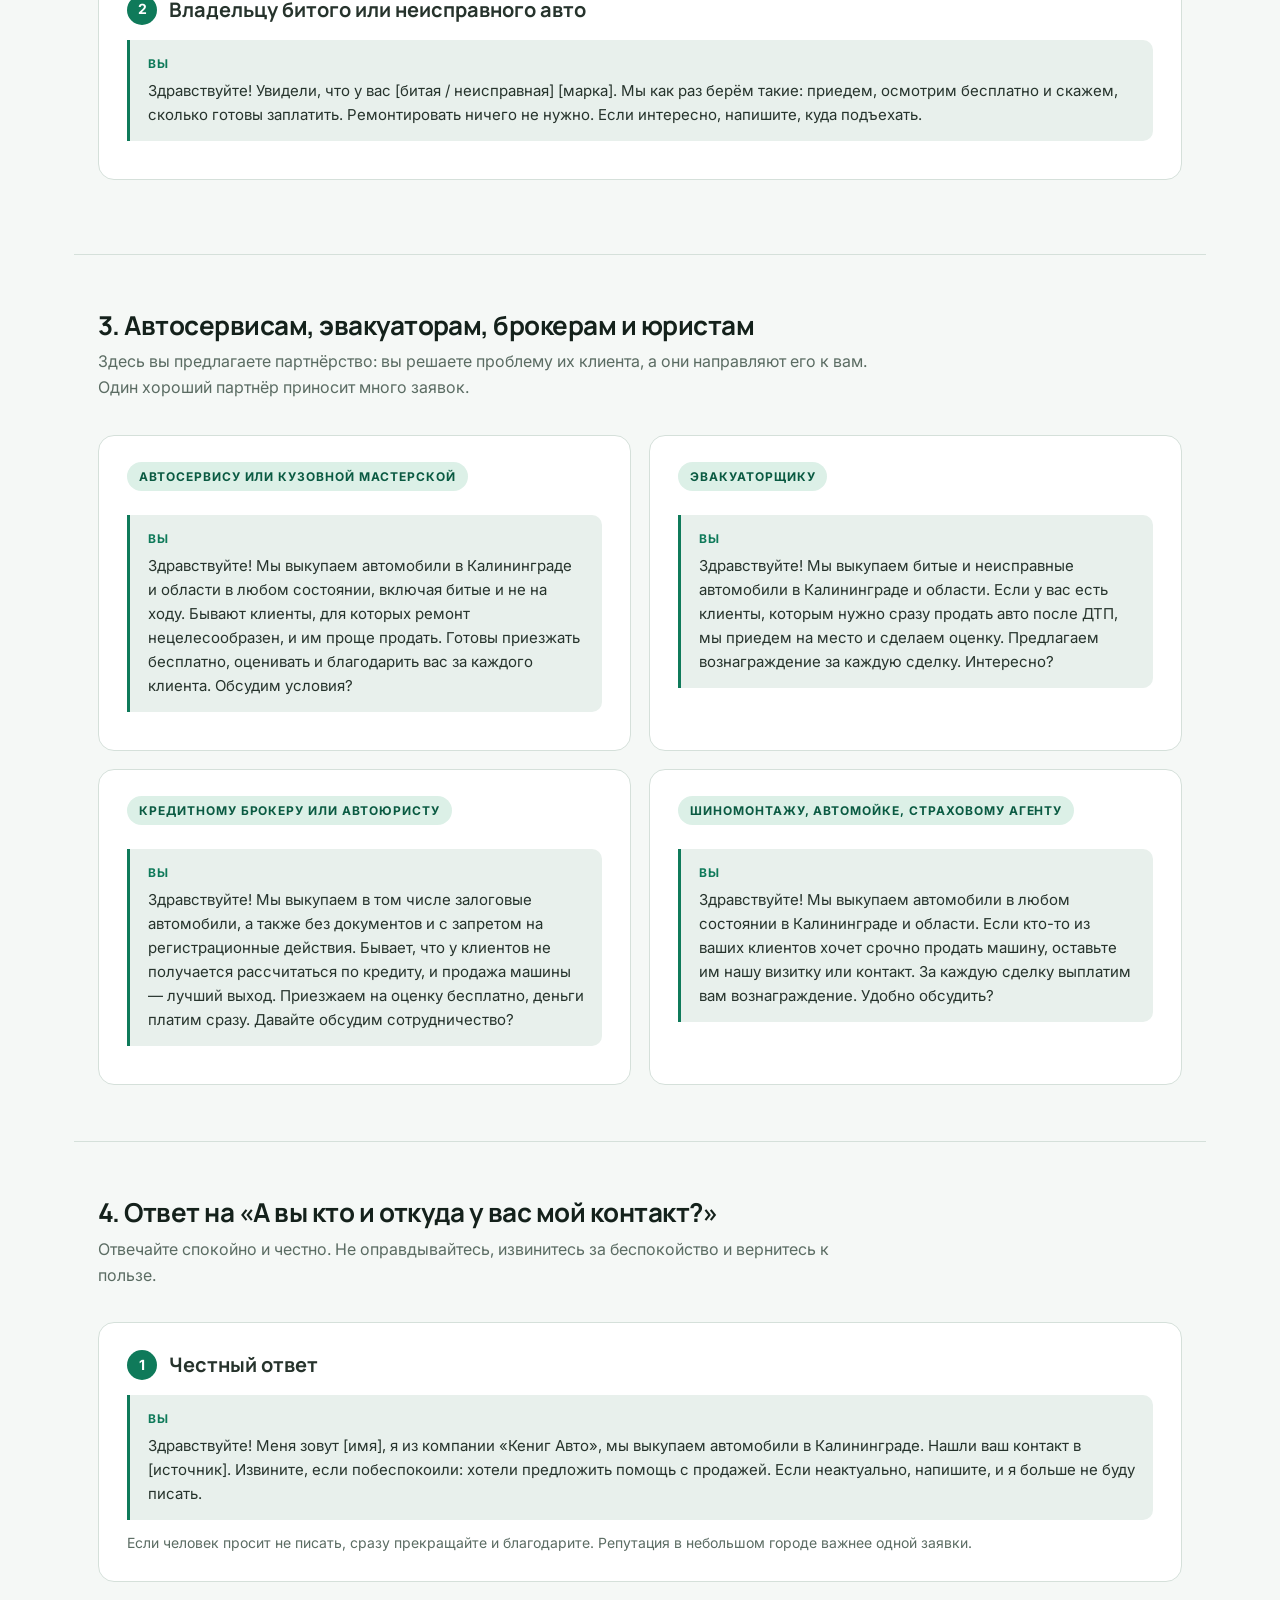
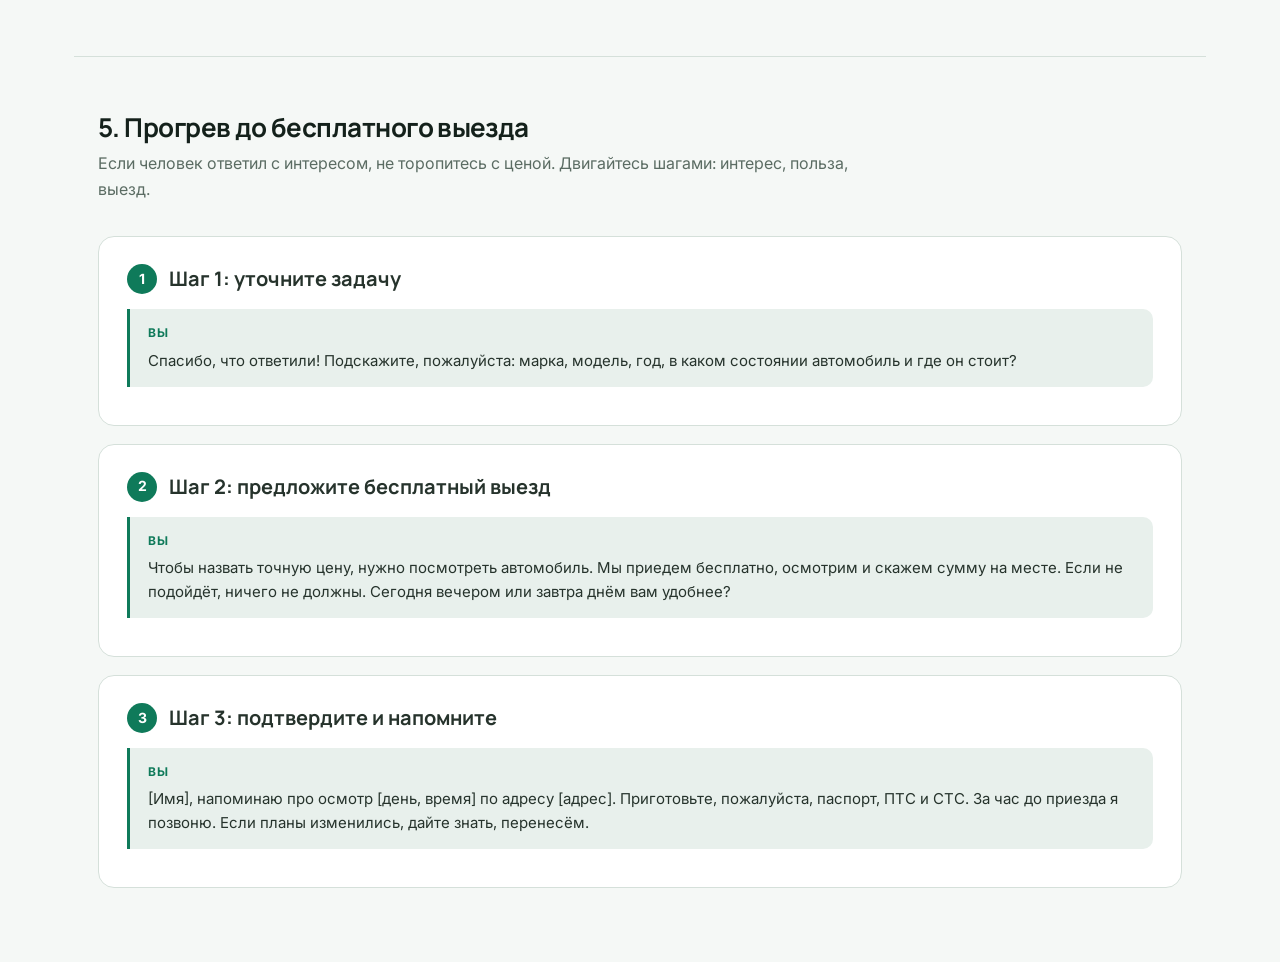
<file: outreach.html>
<!DOCTYPE html>
<html lang="ru">
<head>
<meta charset="UTF-8">
<meta name="viewport" content="width=device-width, initial-scale=1.0">
<title>Аутрич: как писать первым — Кениг Авто</title>
<meta name="robots" content="noindex">
<link rel="icon" href="img/favicon.svg" type="image/svg+xml">
<link rel="preconnect" href="https://fonts.googleapis.com">
<link rel="preconnect" href="https://fonts.gstatic.com" crossorigin>
<link href="https://fonts.googleapis.com/css2?family=Manrope:wght@500;600;700;800&family=Inter:wght@400;500;600;700&display=swap" rel="stylesheet">
<link rel="stylesheet" href="styles.css">
<link rel="stylesheet" href="materials.css">
</head>
<body>

<div class="doc-bar">
  <div class="doc-bar__inner">
    <a href="index.html" class="doc-bar__back">← <span>Назад на сайт</span></a>
    <div class="doc-actions-wrap doc-bar__actions">
      <a href="materials.html" class="btn btn--outline">Все материалы</a>
    </div>
  </div>
</div>

<div class="container">
  <section class="doc-hero">
    <p class="section-tag">Материал 3 из 3</p>
    <h1>Как писать первым: аутрич для компании по выкупу авто в Калининграде</h1>
    <p class="doc-hero__lead">Заявки с сайта и рекламы — не единственный источник. Автосервисы, эвакуаторщики, кузовные мастерские и кредитные брокеры ежедневно сталкиваются с людьми, которым нужно срочно продать битую, сломанную или залоговую машину. Один такой партнёр может присылать вам заявки постоянно.</p>
    <nav class="toc">
      <a href="#rules">Правила</a><a href="#first">Владельцам авто</a><a href="#partners">Партнёрам</a><a href="#reply">«А вы кто?»</a><a href="#follow">Прогрев</a>
    </nav>
  </section>

  <section class="doc-section" id="rules">
    <h2>1. Прежде чем писать</h2>
    <p class="doc-section__lead">Первым сообщением ничего не продают. Ваша цель — получить ответ и договориться о коротком разговоре или бесплатном выезде.</p>
    <div class="grid-2">
    <div class="card">
      <p class="card__title">Кому писать</p>
      <ul class="ul"><li>Владельцам авто, которые сами выставили объявление о продаже битой, старой или неисправной машины</li><li>Автосервисам и кузовным мастерским: к ним привозят авто, которые невыгодно чинить</li><li>Эвакуаторщикам и службам помощи на дороге: они видят разбитые машины сразу после ДТП</li><li>Кредитным брокерам и автоюристам: у них есть клиенты с залоговыми авто и долгами</li><li>Страховым агентам и владельцам шиномонтажей и автомоек</li></ul>
    </div>
    <div class="card">
      <p class="card__title">Чего не делать</p>
      <ul class="ul"><li>Не рассылать один текст по чатам и группам: правила большинства запрещают рекламу</li><li>Не начинать с цены и не обещать «самую высокую цену в городе»</li><li>Не писать владельцам, которые прямо указали «посредникам не беспокоить»</li><li>Не продолжать переписку после отказа</li></ul>
    </div>
    </div>
  </section>

  <section class="doc-section" id="first">
    <h2>2. Первое сообщение владельцу авто</h2>
    <p class="doc-section__lead">Коротко и с пользой. Два-три предложения и один вопрос.</p>
    <div class="card">
      <div class="card__head"><span class="card__step">1</span><p class="card__title">Владельцу, который сам продаёт авто</p></div>
      <div class="say"><span class="say__who">Вы</span>Здравствуйте! Увидели ваше объявление о продаже [марка, модель]. Мы выкупаем автомобили в Калининграде и области в любом состоянии, выезд и оценка бесплатные. Если не хочется ждать покупателя, можем приехать, осмотреть и назвать цену. Актуально?</div><p class="card__note">Ссылайтесь на конкретное объявление. Не копируйте один текст всем подряд.</p>
    </div>
    <div class="card">
      <div class="card__head"><span class="card__step">2</span><p class="card__title">Владельцу битого или неисправного авто</p></div>
      <div class="say"><span class="say__who">Вы</span>Здравствуйте! Увидели, что у вас [битая / неисправная] [марка]. Мы как раз берём такие: приедем, осмотрим бесплатно и скажем, сколько готовы заплатить. Ремонтировать ничего не нужно. Если интересно, напишите, куда подъехать.</div>
    </div>
  </section>

  <section class="doc-section" id="partners">
    <h2>3. Автосервисам, эвакуаторам, брокерам и юристам</h2>
    <p class="doc-section__lead">Здесь вы предлагаете партнёрство: вы решаете проблему их клиента, а они направляют его к вам. Один хороший партнёр приносит много заявок.</p>
    <div class="grid-2">
    <div class="card">
      <span class="tag">Автосервису или кузовной мастерской</span>
      <div class="say"><span class="say__who">Вы</span>Здравствуйте! Мы выкупаем автомобили в Калининграде и области в любом состоянии, включая битые и не на ходу. Бывают клиенты, для которых ремонт нецелесообразен, и им проще продать. Готовы приезжать бесплатно, оценивать и благодарить вас за каждого клиента. Обсудим условия?</div>
    </div>
    <div class="card">
      <span class="tag">Эвакуаторщику</span>
      <div class="say"><span class="say__who">Вы</span>Здравствуйте! Мы выкупаем битые и неисправные автомобили в Калининграде и области. Если у вас есть клиенты, которым нужно сразу продать авто после ДТП, мы приедем на место и сделаем оценку. Предлагаем вознаграждение за каждую сделку. Интересно?</div>
    </div>
    <div class="card">
      <span class="tag">Кредитному брокеру или автоюристу</span>
      <div class="say"><span class="say__who">Вы</span>Здравствуйте! Мы выкупаем в том числе залоговые автомобили, а также без документов и с запретом на регистрационные действия. Бывает, что у клиентов не получается рассчитаться по кредиту, и продажа машины — лучший выход. Приезжаем на оценку бесплатно, деньги платим сразу. Давайте обсудим сотрудничество?</div>
    </div>
    <div class="card">
      <span class="tag">Шиномонтажу, автомойке, страховому агенту</span>
      <div class="say"><span class="say__who">Вы</span>Здравствуйте! Мы выкупаем автомобили в любом состоянии в Калининграде и области. Если кто-то из ваших клиентов хочет срочно продать машину, оставьте им нашу визитку или контакт. За каждую сделку выплатим вам вознаграждение. Удобно обсудить?</div>
    </div>
    </div>
  </section>

  <section class="doc-section" id="reply">
    <h2>4. Ответ на «А вы кто и откуда у вас мой контакт?»</h2>
    <p class="doc-section__lead">Отвечайте спокойно и честно. Не оправдывайтесь, извинитесь за беспокойство и вернитесь к пользе.</p>
    <div class="card">
      <div class="card__head"><span class="card__step">1</span><p class="card__title">Честный ответ</p></div>
      <div class="say"><span class="say__who">Вы</span>Здравствуйте! Меня зовут [имя], я из компании «Кениг Авто», мы выкупаем автомобили в Калининграде. Нашли ваш контакт в [источник]. Извините, если побеспокоили: хотели предложить помощь с продажей. Если неактуально, напишите, и я больше не буду писать.</div><p class="card__note">Если человек просит не писать, сразу прекращайте и благодарите. Репутация в небольшом городе важнее одной заявки.</p>
    </div>
  </section>

  <section class="doc-section" id="follow">
    <h2>5. Прогрев до бесплатного выезда</h2>
    <p class="doc-section__lead">Если человек ответил с интересом, не торопитесь с ценой. Двигайтесь шагами: интерес, польза, выезд.</p>
    <div class="card">
      <div class="card__head"><span class="card__step">1</span><p class="card__title">Шаг 1: уточните задачу</p></div>
      <div class="say"><span class="say__who">Вы</span>Спасибо, что ответили! Подскажите, пожалуйста: марка, модель, год, в каком состоянии автомобиль и где он стоит?</div>
    </div>
    <div class="card">
      <div class="card__head"><span class="card__step">2</span><p class="card__title">Шаг 2: предложите бесплатный выезд</p></div>
      <div class="say"><span class="say__who">Вы</span>Чтобы назвать точную цену, нужно посмотреть автомобиль. Мы приедем бесплатно, осмотрим и скажем сумму на месте. Если не подойдёт, ничего не должны. Сегодня вечером или завтра днём вам удобнее?</div>
    </div>
    <div class="card">
      <div class="card__head"><span class="card__step">3</span><p class="card__title">Шаг 3: подтвердите и напомните</p></div>
      <div class="say"><span class="say__who">Вы</span>[Имя], напоминаю про осмотр [день, время] по адресу [адрес]. Приготовьте, пожалуйста, паспорт, ПТС и СТС. За час до приезда я позвоню. Если планы изменились, дайте знать, перенесём.</div>
    </div>
  </section>


</div>

<script src="script.js"></script>
</body>
</html>
</file>
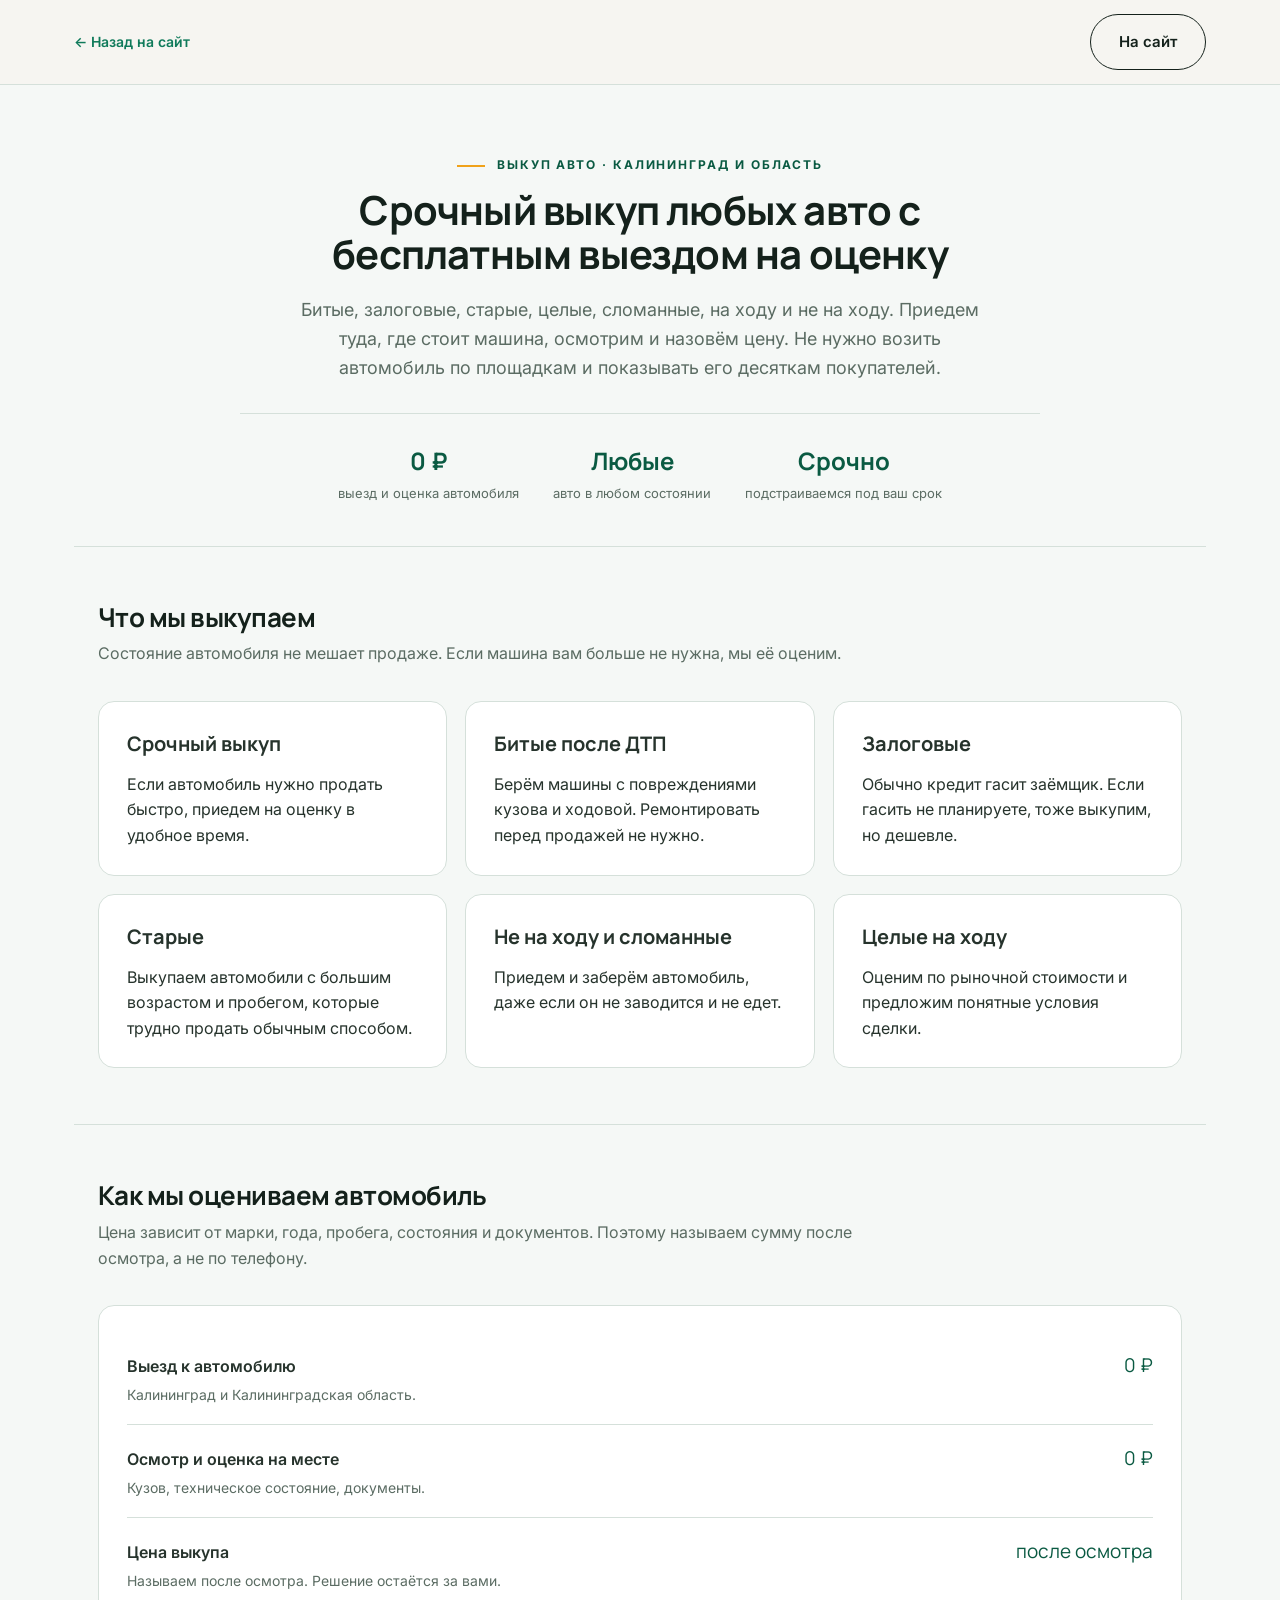
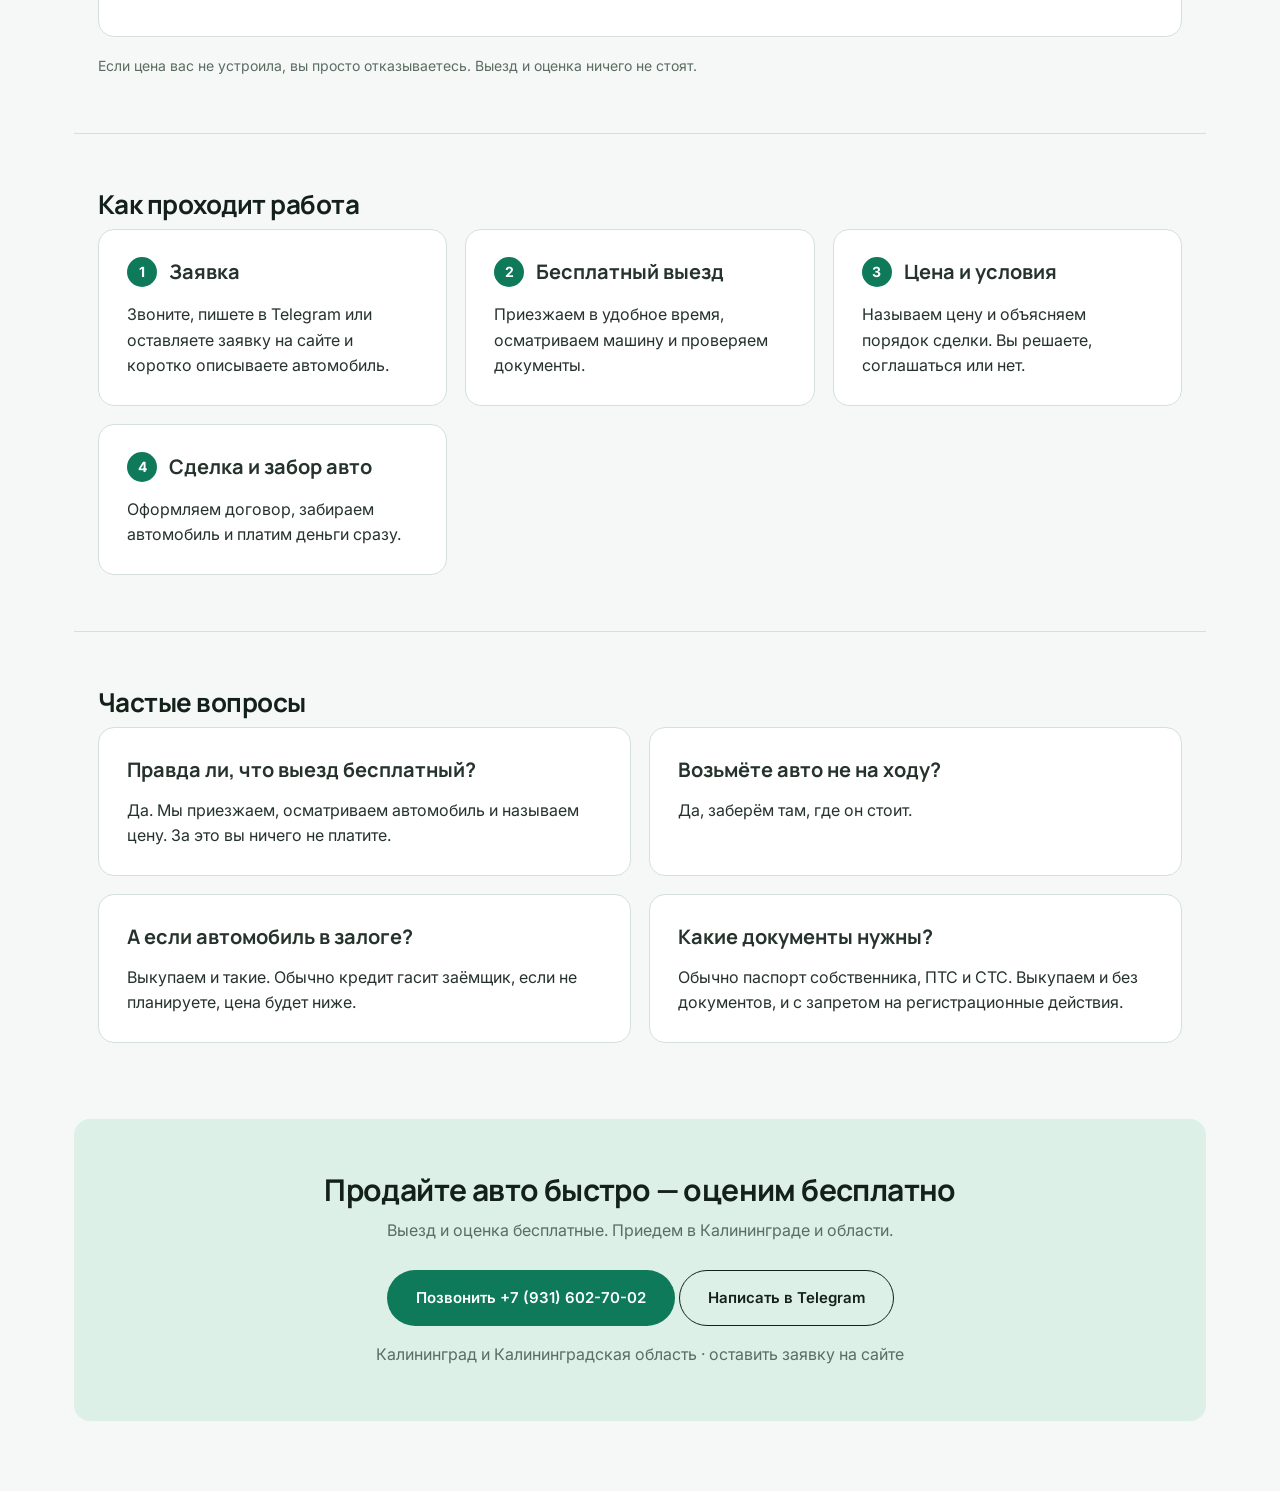
<file: presentation.html>
<!DOCTYPE html>
<html lang="ru">
<head>
<meta charset="UTF-8">
<meta name="viewport" content="width=device-width, initial-scale=1.0">
<title>Кениг Авто — выкуп авто в Калининграде и области</title>
<meta name="robots" content="noindex">
<link rel="icon" href="img/favicon.svg" type="image/svg+xml">
<link rel="preconnect" href="https://fonts.googleapis.com">
<link rel="preconnect" href="https://fonts.gstatic.com" crossorigin>
<link href="https://fonts.googleapis.com/css2?family=Manrope:wght@500;600;700;800&family=Inter:wght@400;500;600;700&display=swap" rel="stylesheet">
<link rel="stylesheet" href="styles.css">
<link rel="stylesheet" href="materials.css">
</head>
<body>

<div class="doc-bar">
  <div class="doc-bar__inner">
    <a href="index.html" class="doc-bar__back">← <span>Назад на сайт</span></a>
    <div class="doc-actions-wrap doc-bar__actions">
      <a href="index.html" class="btn btn--outline">На сайт</a>
    </div>
  </div>
</div>

<div class="container">
  <section class="pitch">
    <p class="section-tag eyebrow--center">Выкуп авто · Калининград и область</p>
    <h1>Срочный выкуп любых авто с бесплатным выездом на оценку</h1>
    <p class="pitch__lead">Битые, залоговые, старые, целые, сломанные, на ходу и не на ходу. Приедем туда, где стоит машина, осмотрим и назовём цену. Не нужно возить автомобиль по площадкам и показывать его десяткам покупателей.</p>
    <div class="pitch__meta">
      <div><b>0 ₽</b><span>выезд и оценка автомобиля</span></div>
      <div><b>Любые</b><span>авто в любом состоянии</span></div>
      <div><b>Срочно</b><span>подстраиваемся под ваш срок</span></div>
    </div>
  </section>

  <section class="doc-section">
    <h2>Что мы выкупаем</h2>
    <p class="doc-section__lead">Состояние автомобиля не мешает продаже. Если машина вам больше не нужна, мы её оценим.</p>
    <div class="grid-3">
      <div class="card"><p class="card__title">Срочный выкуп</p><p>Если автомобиль нужно продать быстро, приедем на оценку в удобное время.</p></div>
      <div class="card"><p class="card__title">Битые после ДТП</p><p>Берём машины с повреждениями кузова и ходовой. Ремонтировать перед продажей не нужно.</p></div>
      <div class="card"><p class="card__title">Залоговые</p><p>Обычно кредит гасит заёмщик. Если гасить не планируете, тоже выкупим, но дешевле.</p></div>
      <div class="card"><p class="card__title">Старые</p><p>Выкупаем автомобили с большим возрастом и пробегом, которые трудно продать обычным способом.</p></div>
      <div class="card"><p class="card__title">Не на ходу и сломанные</p><p>Приедем и заберём автомобиль, даже если он не заводится и не едет.</p></div>
      <div class="card"><p class="card__title">Целые на ходу</p><p>Оценим по рыночной стоимости и предложим понятные условия сделки.</p></div>
    </div>
  </section>

  <section class="doc-section">
    <h2>Как мы оцениваем автомобиль</h2>
    <p class="doc-section__lead">Цена зависит от марки, года, пробега, состояния и документов. Поэтому называем сумму после осмотра, а не по телефону.</p>
    <div class="card">
      <div class="offer">
        <div><span class="offer__name">Выезд к автомобилю</span><span class="offer__desc">Калининград и Калининградская область.</span></div>
        <span class="offer__price">0 ₽</span>
      </div>
      <div class="offer">
        <div><span class="offer__name">Осмотр и оценка на месте</span><span class="offer__desc">Кузов, техническое состояние, документы.</span></div>
        <span class="offer__price">0 ₽</span>
      </div>
      <div class="offer">
        <div><span class="offer__name">Цена выкупа</span><span class="offer__desc">Называем после осмотра. Решение остаётся за вами.</span></div>
        <span class="offer__price">после осмотра</span>
      </div>
    </div>
    <p class="card__note" style="margin-top:14px">Если цена вас не устроила, вы просто отказываетесь. Выезд и оценка ничего не стоят.</p>
  </section>

  <section class="doc-section">
    <h2>Как проходит работа</h2>
    <div class="grid-3">
      <div class="card"><div class="card__head"><span class="card__step">1</span><p class="card__title">Заявка</p></div><p>Звоните, пишете в Telegram или оставляете заявку на сайте и коротко описываете автомобиль.</p></div>
      <div class="card"><div class="card__head"><span class="card__step">2</span><p class="card__title">Бесплатный выезд</p></div><p>Приезжаем в удобное время, осматриваем машину и проверяем документы.</p></div>
      <div class="card"><div class="card__head"><span class="card__step">3</span><p class="card__title">Цена и условия</p></div><p>Называем цену и объясняем порядок сделки. Вы решаете, соглашаться или нет.</p></div>
      <div class="card"><div class="card__head"><span class="card__step">4</span><p class="card__title">Сделка и забор авто</p></div><p>Оформляем договор, забираем автомобиль и платим деньги сразу.</p></div>
    </div>
  </section>

  <section class="doc-section">
    <h2>Частые вопросы</h2>
    <div class="grid-2">
      <div class="card"><p class="card__title">Правда ли, что выезд бесплатный?</p><p>Да. Мы приезжаем, осматриваем автомобиль и называем цену. За это вы ничего не платите.</p></div>
      <div class="card"><p class="card__title">Возьмёте авто не на ходу?</p><p>Да, заберём там, где он стоит.</p></div>
      <div class="card"><p class="card__title">А если автомобиль в залоге?</p><p>Выкупаем и такие. Обычно кредит гасит заёмщик, если не планируете, цена будет ниже.</p></div>
      <div class="card"><p class="card__title">Какие документы нужны?</p><p>Обычно паспорт собственника, ПТС и СТС. Выкупаем и без документов, и с запретом на регистрационные действия.</p></div>
    </div>
  </section>

  <section class="cta-final">
    <h2>Продайте авто быстро — оценим бесплатно</h2>
    <p>Выезд и оценка бесплатные. Приедем в Калининграде и области.</p>
    <a href="tel:+79316027002" class="btn btn--primary">Позвонить +7 (931) 602-70-02</a> <a href="https://t.me/kenigrent" target="_blank" rel="noopener" class="btn btn--outline">Написать в Telegram</a>
    <p style="margin-top:16px;margin-bottom:0">Калининград и Калининградская область · <a href="index.html#contact">оставить заявку на сайте</a></p>
  </section>

</div>

<script src="script.js"></script>
</body>
</html>
</file>
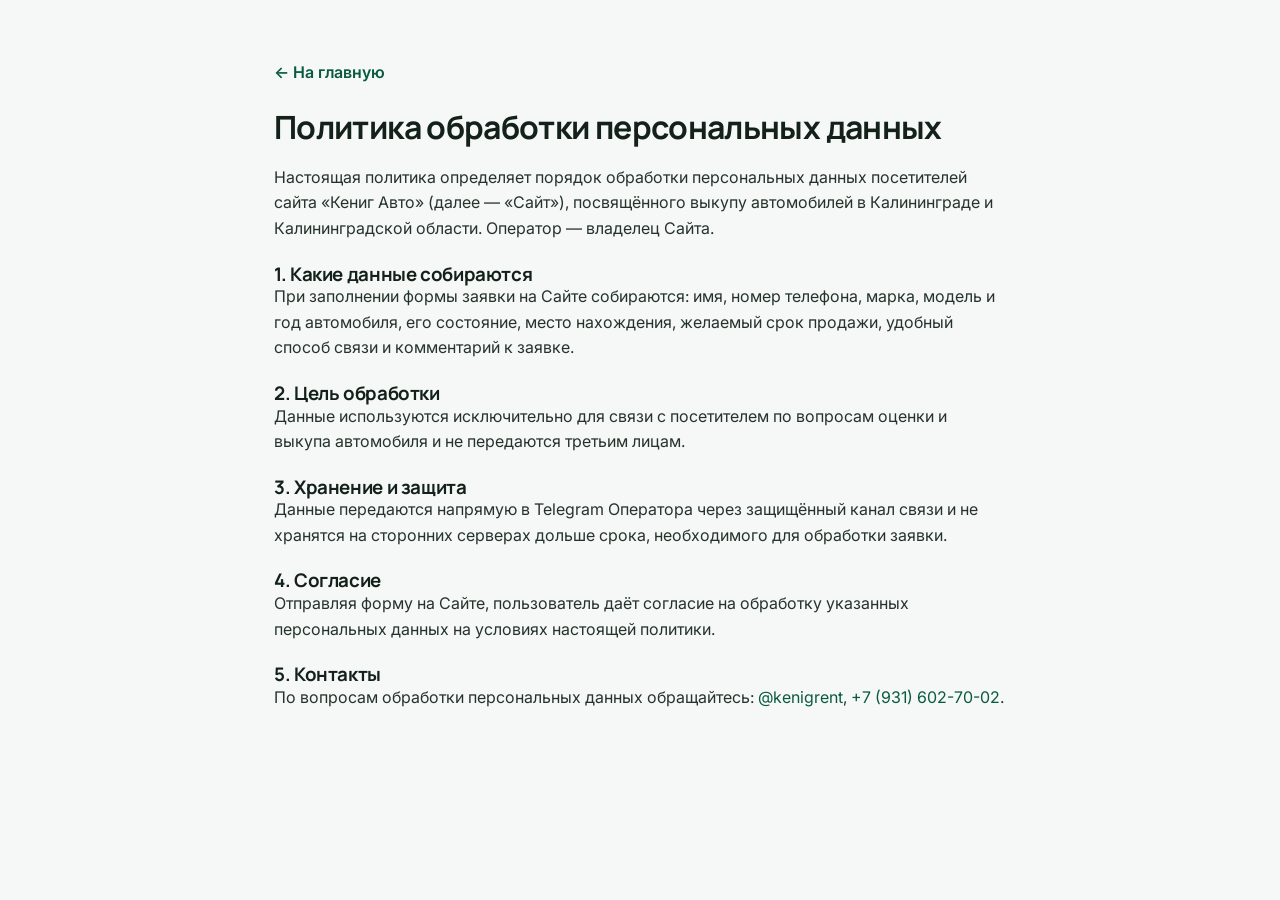
<file: privacy.html>
<!DOCTYPE html>
<html lang="ru">
<head>
<meta charset="UTF-8">
<meta name="viewport" content="width=device-width, initial-scale=1.0">
<title>Политика обработки персональных данных — Кениг Авто</title>
<link rel="icon" href="img/favicon.svg" type="image/svg+xml">
<link href="https://fonts.googleapis.com/css2?family=Manrope:wght@600;800&family=Inter:wght@400;600&display=swap" rel="stylesheet">
<link rel="stylesheet" href="styles.css">
</head>
<body>
<div class="container" style="padding: 60px 24px; max-width: 780px;">
  <a href="index.html" style="color: var(--clr-accent-dark); font-weight: 600;">← На главную</a>
  <h1 style="margin-top: 24px; margin-bottom: 20px; font-size: 32px;">Политика обработки персональных данных</h1>
  <p>Настоящая политика определяет порядок обработки персональных данных посетителей сайта «Кениг Авто» (далее — «Сайт»), посвящённого выкупу автомобилей в Калининграде и Калининградской области. Оператор — владелец Сайта.</p>
  <h3 style="margin-top:22px">1. Какие данные собираются</h3>
  <p>При заполнении формы заявки на Сайте собираются: имя, номер телефона, марка, модель и год автомобиля, его состояние, место нахождения, желаемый срок продажи, удобный способ связи и комментарий к заявке.</p>
  <h3 style="margin-top:22px">2. Цель обработки</h3>
  <p>Данные используются исключительно для связи с посетителем по вопросам оценки и выкупа автомобиля и не передаются третьим лицам.</p>
  <h3 style="margin-top:22px">3. Хранение и защита</h3>
  <p>Данные передаются напрямую в Telegram Оператора через защищённый канал связи и не хранятся на сторонних серверах дольше срока, необходимого для обработки заявки.</p>
  <h3 style="margin-top:22px">4. Согласие</h3>
  <p>Отправляя форму на Сайте, пользователь даёт согласие на обработку указанных персональных данных на условиях настоящей политики.</p>
  <h3 style="margin-top:22px">5. Контакты</h3>
  <p>По вопросам обработки персональных данных обращайтесь: <a href="https://t.me/kenigrent" target="_blank" rel="noopener" style="color:var(--clr-accent-dark)">@kenigrent</a>, <a href="tel:+79316027002" style="color:var(--clr-accent-dark)">+7 (931) 602-70-02</a>.</p>
</div>
</body>
</html>
</file>
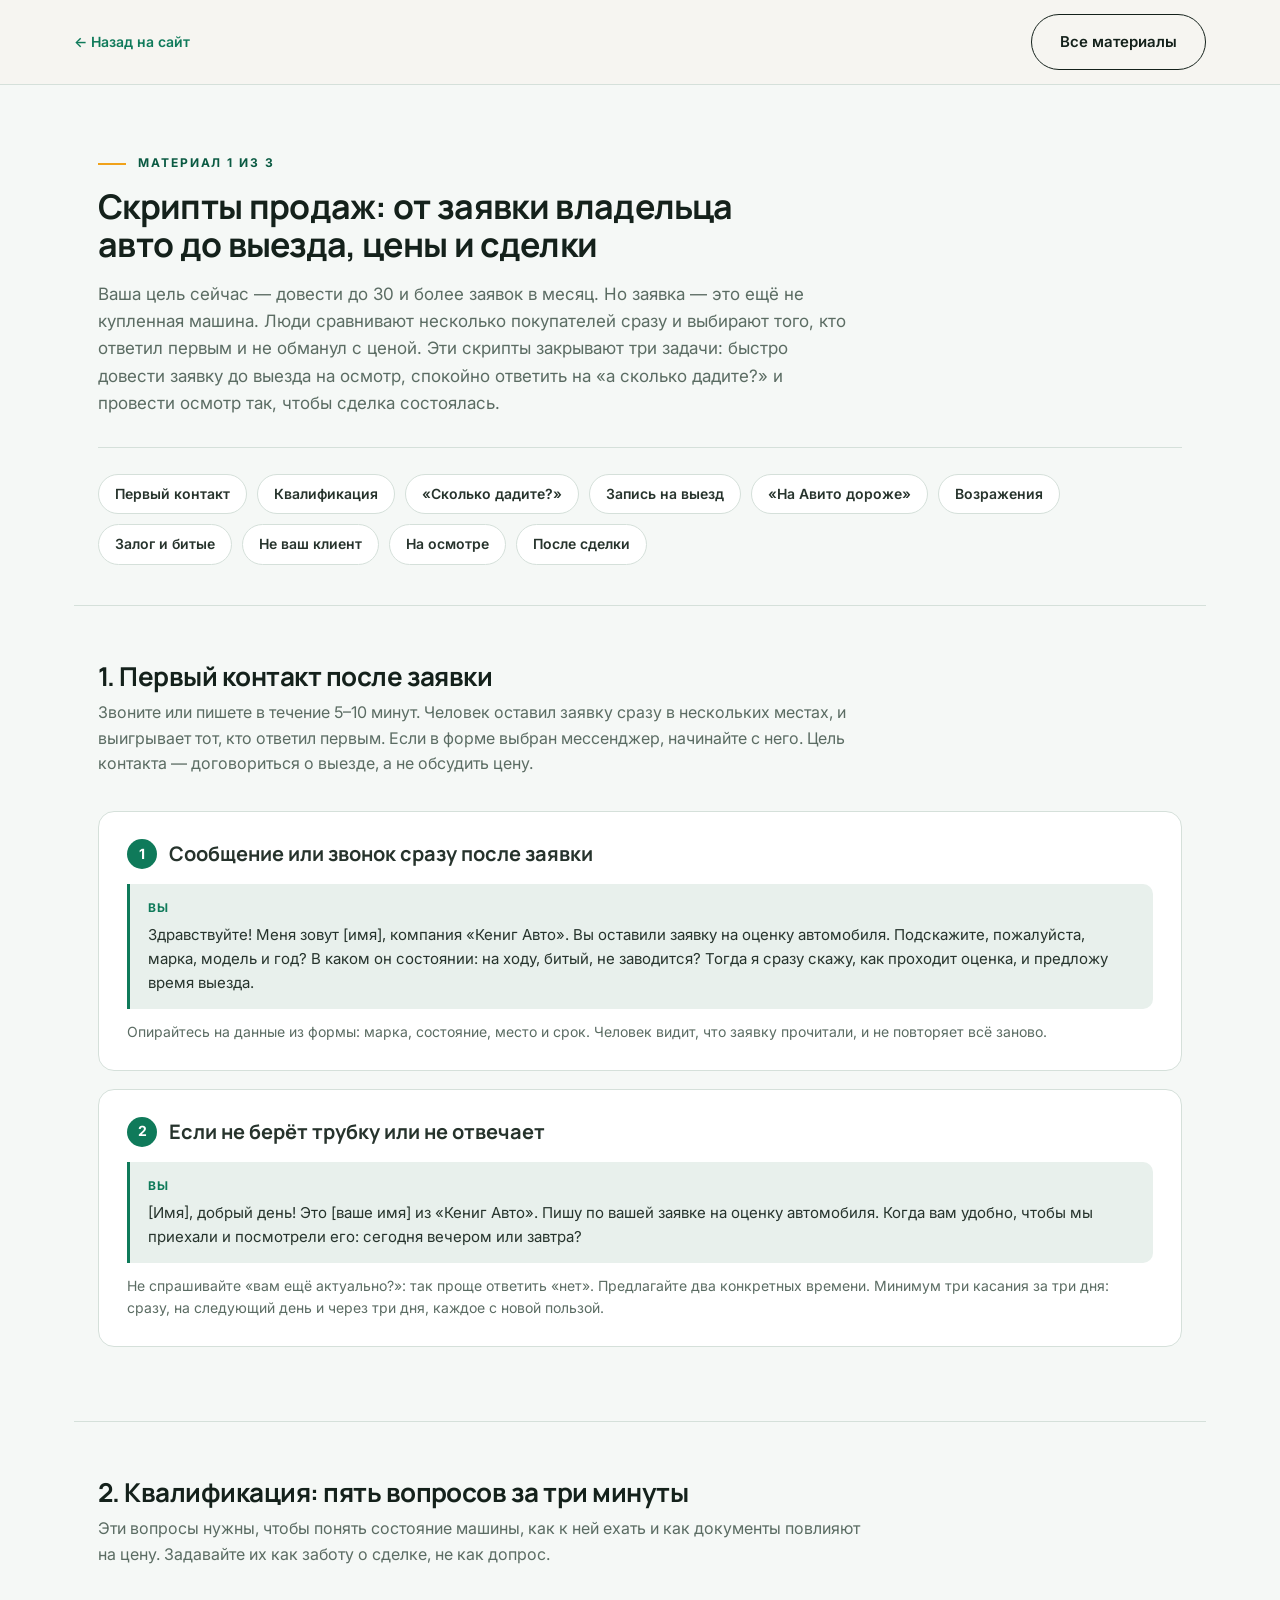
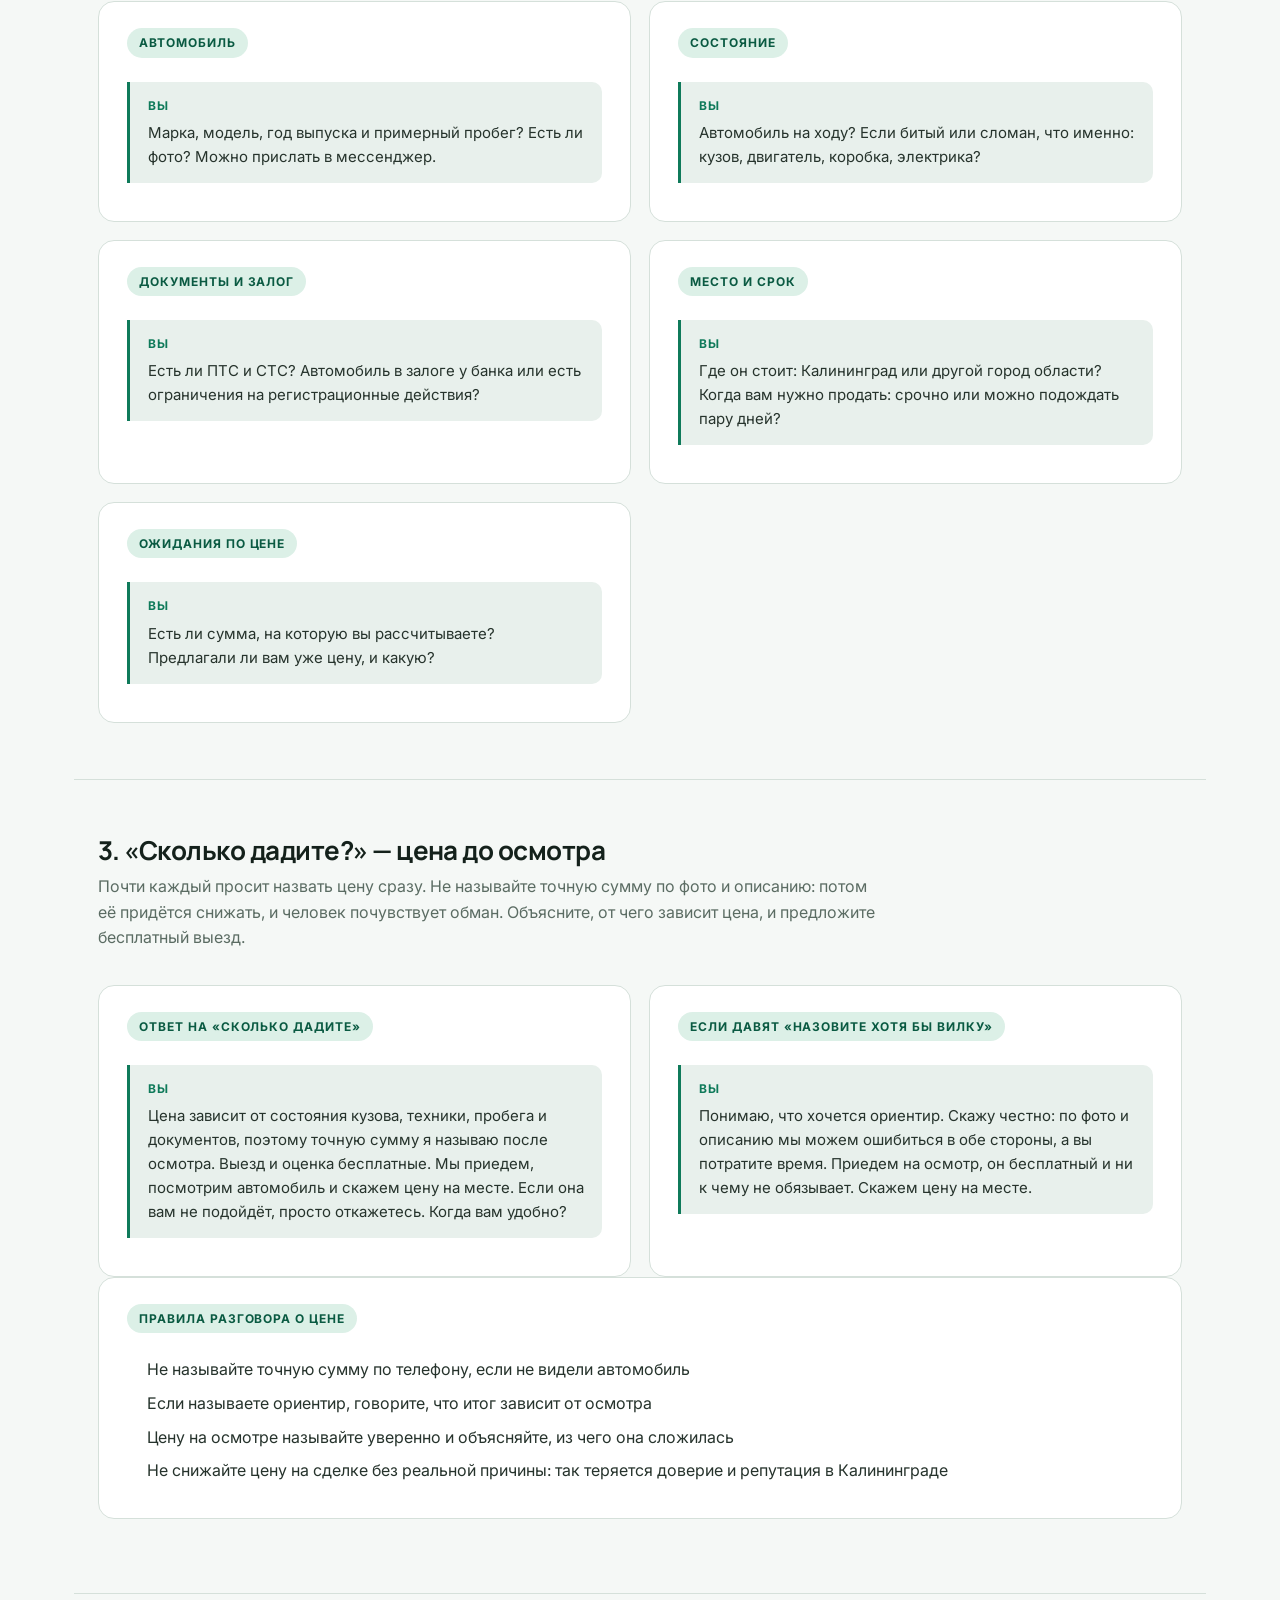
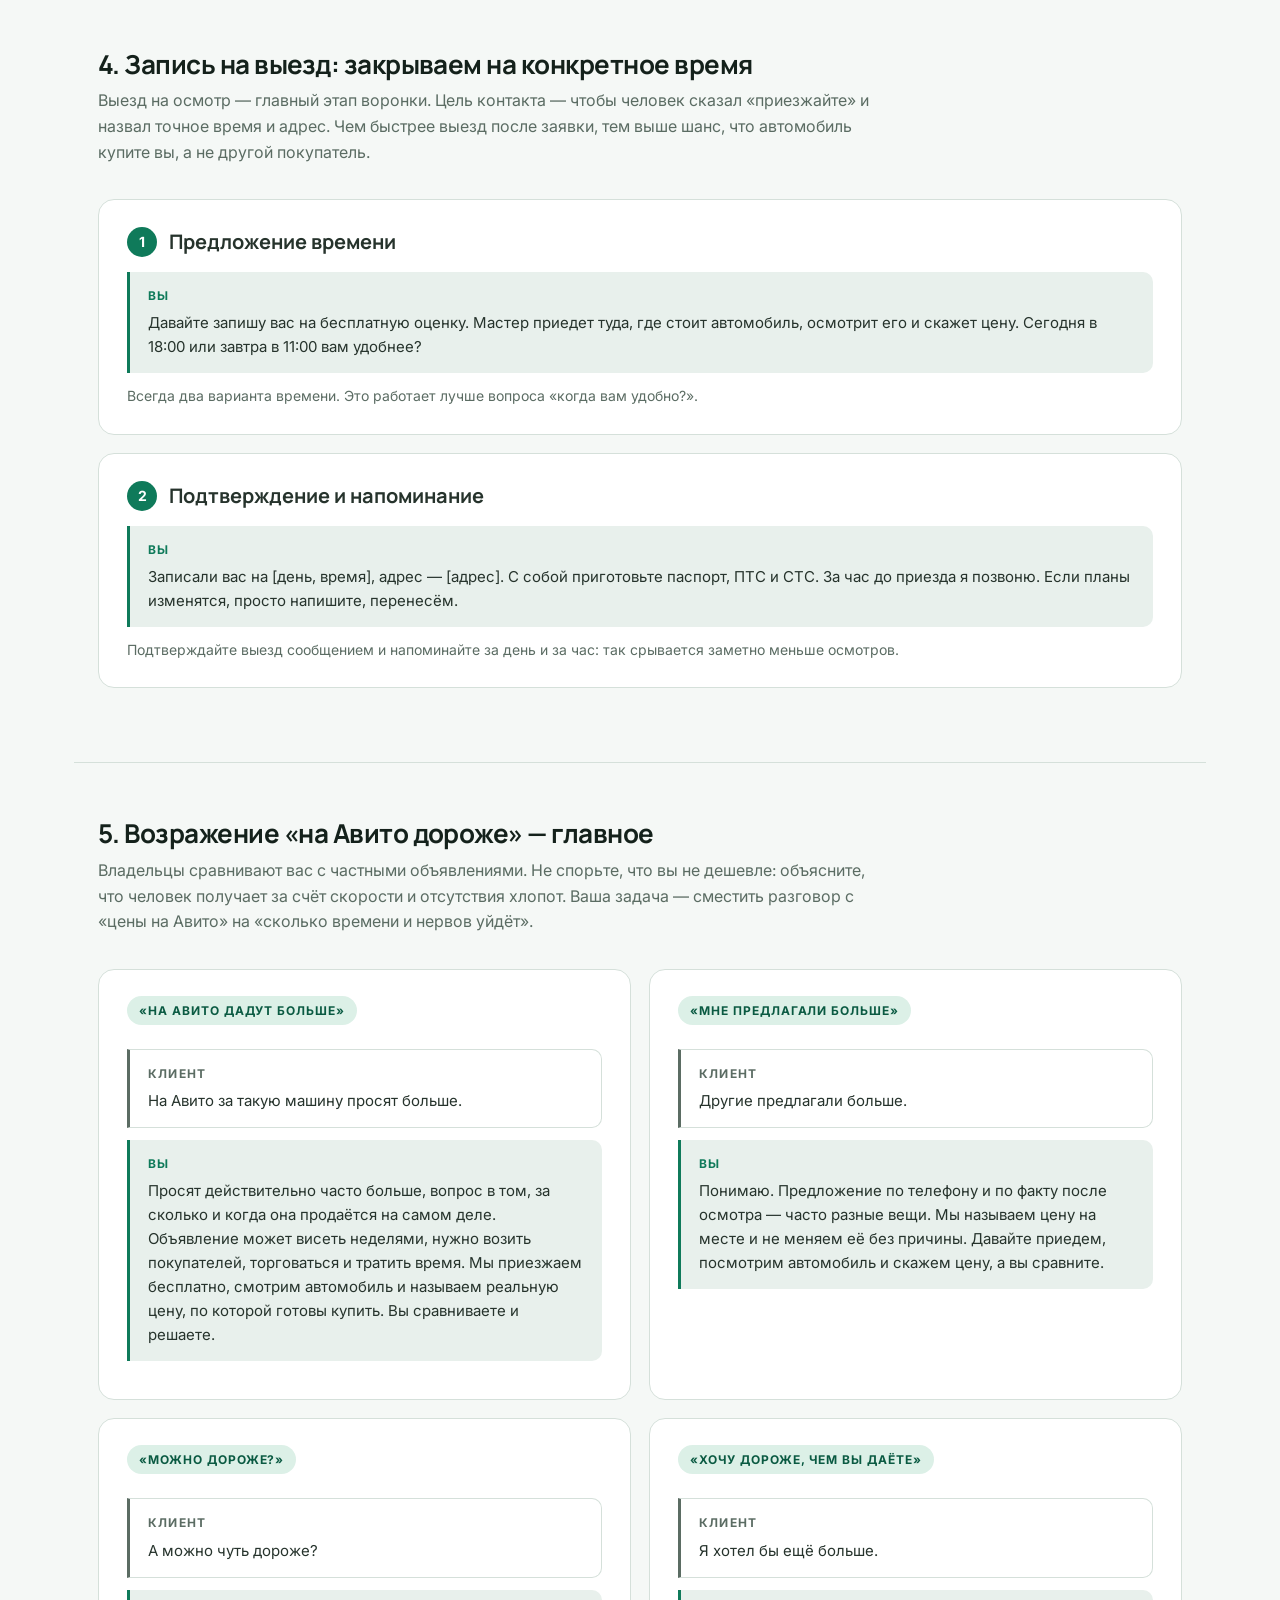
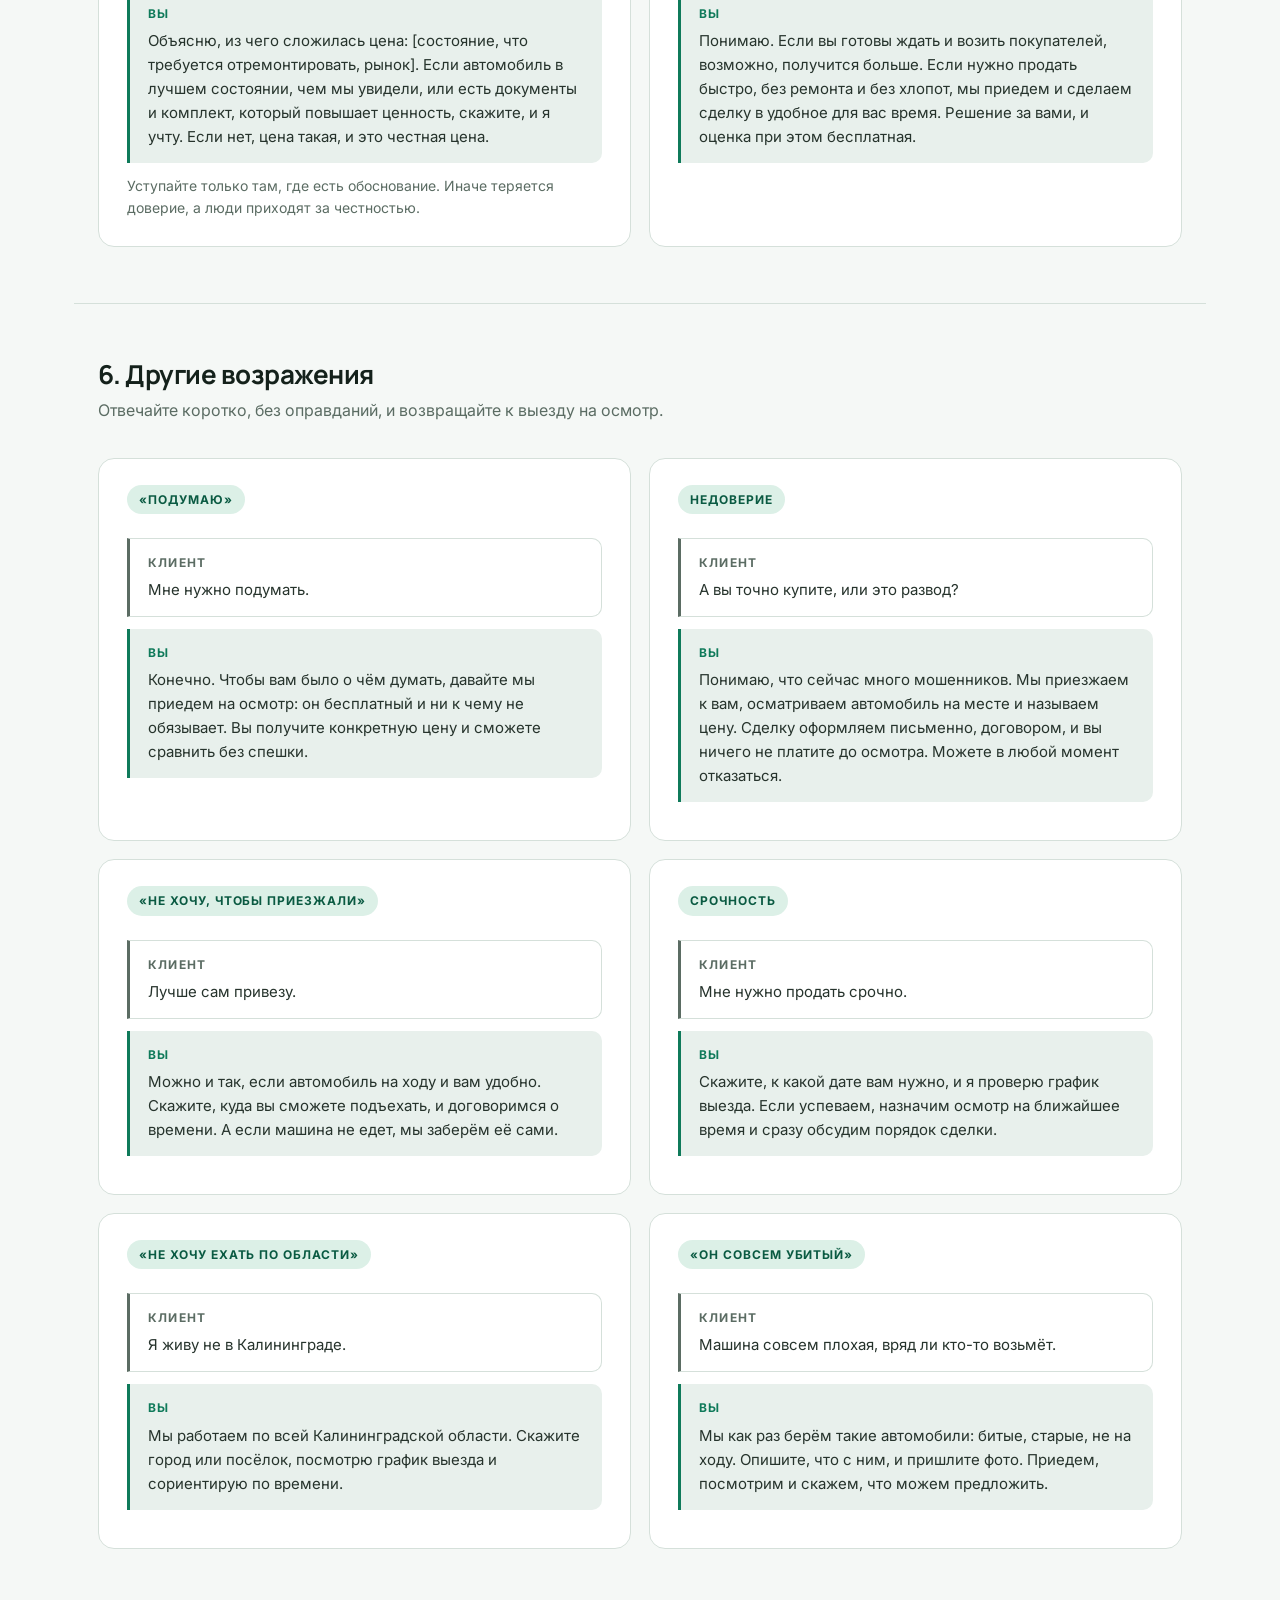
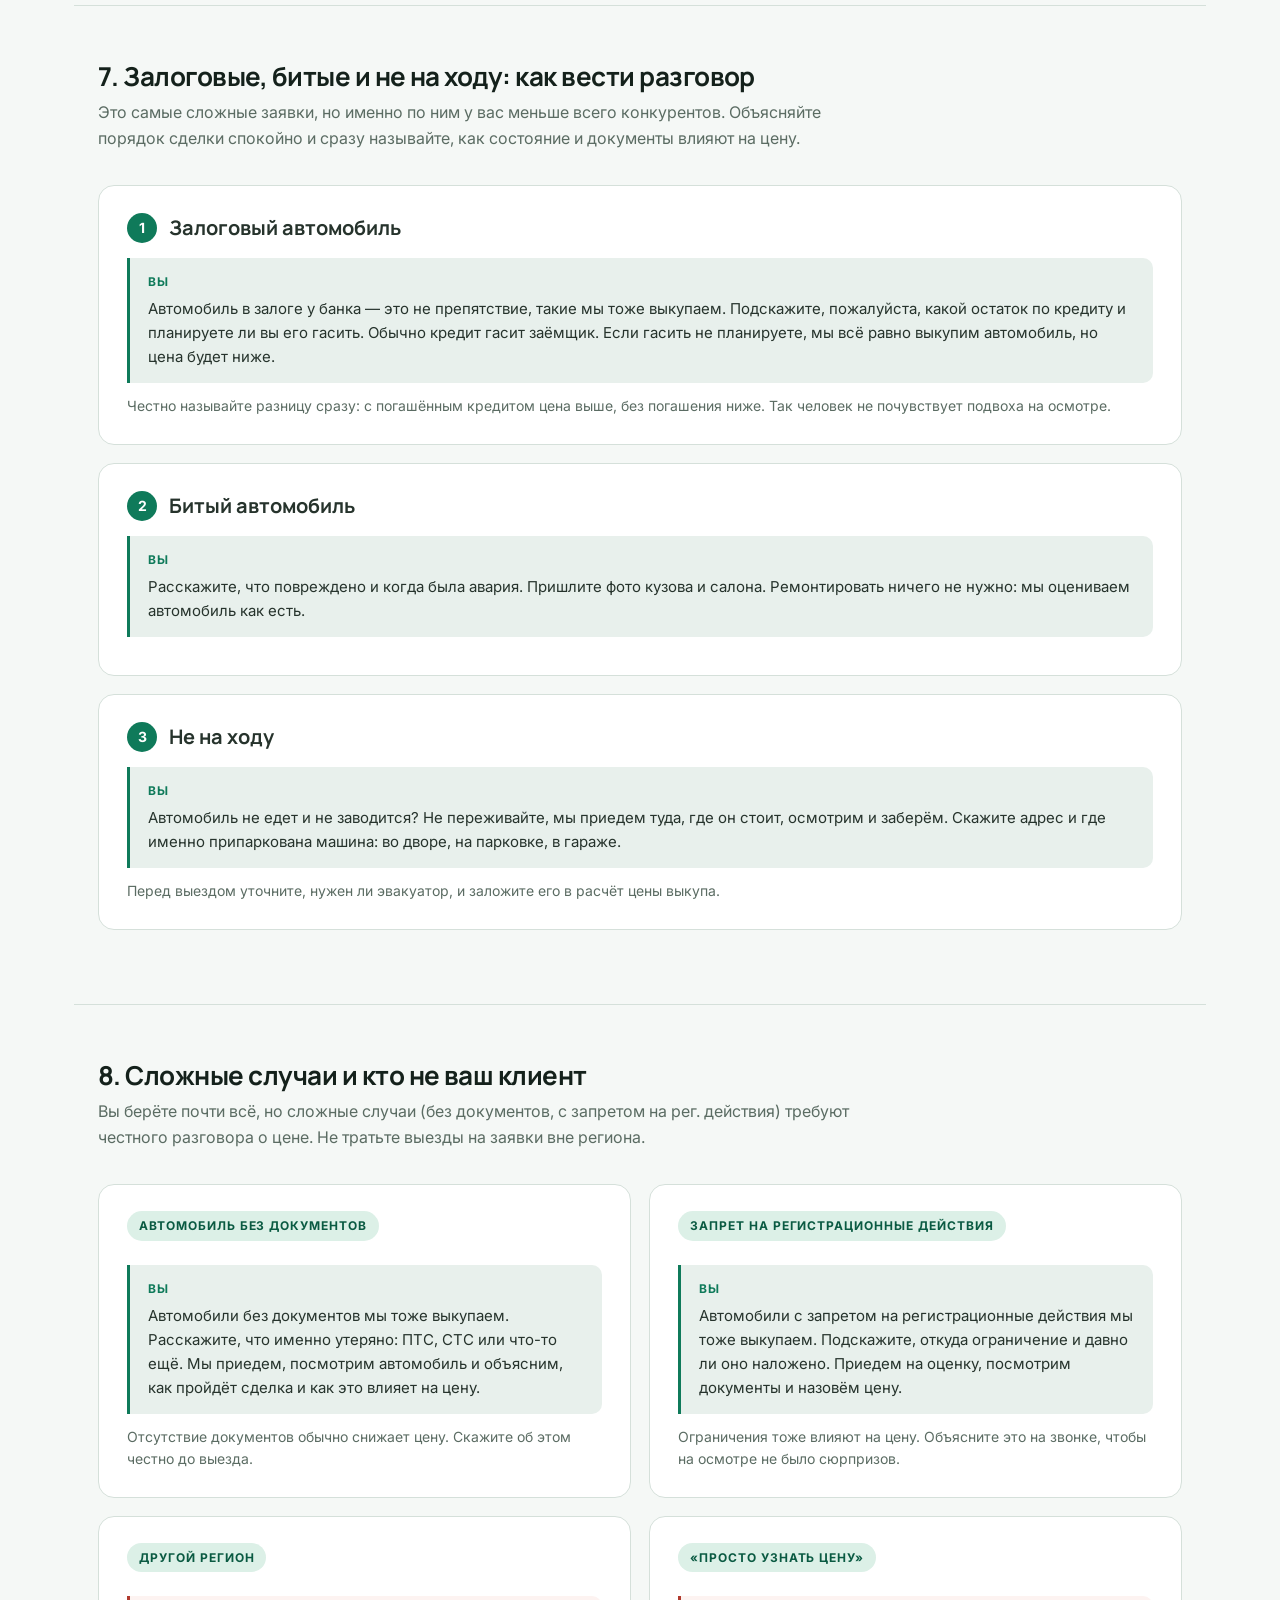
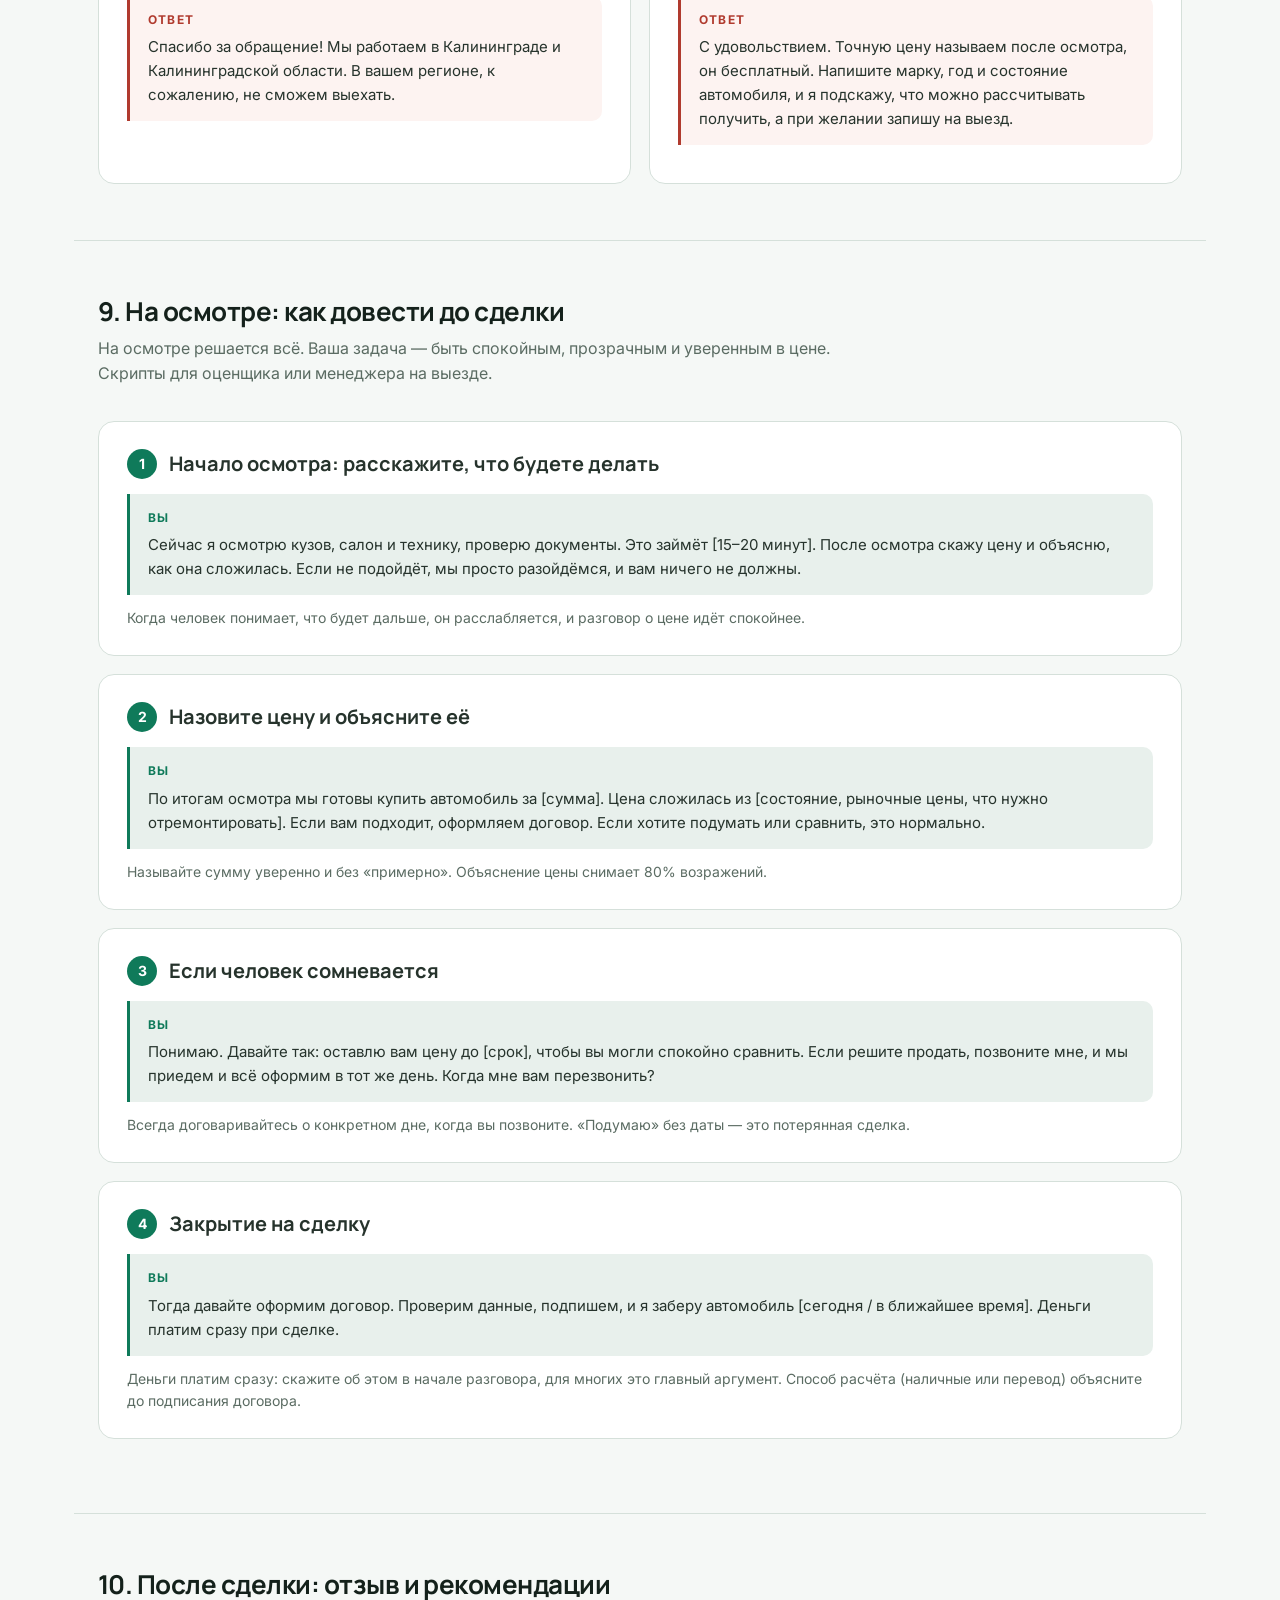
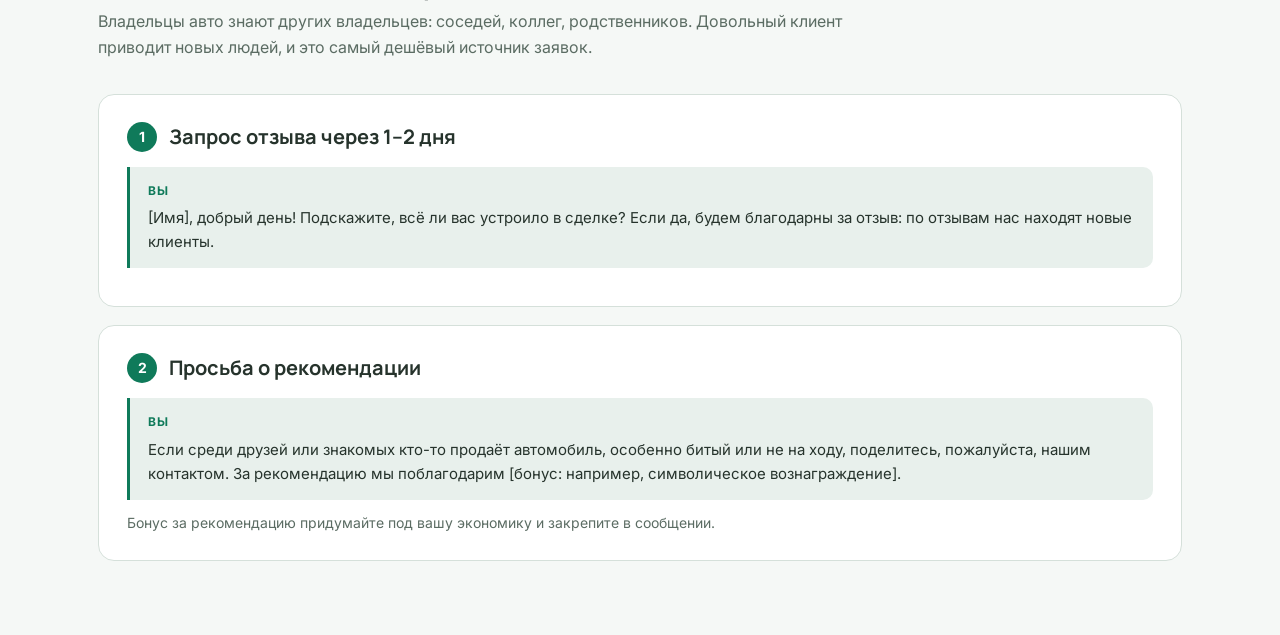
<file: scripts.html>
<!DOCTYPE html>
<html lang="ru">
<head>
<meta charset="UTF-8">
<meta name="viewport" content="width=device-width, initial-scale=1.0">
<title>Скрипты продаж — Кениг Авто</title>
<meta name="robots" content="noindex">
<link rel="icon" href="img/favicon.svg" type="image/svg+xml">
<link rel="preconnect" href="https://fonts.googleapis.com">
<link rel="preconnect" href="https://fonts.gstatic.com" crossorigin>
<link href="https://fonts.googleapis.com/css2?family=Manrope:wght@500;600;700;800&family=Inter:wght@400;500;600;700&display=swap" rel="stylesheet">
<link rel="stylesheet" href="styles.css">
<link rel="stylesheet" href="materials.css">
</head>
<body>

<div class="doc-bar">
  <div class="doc-bar__inner">
    <a href="index.html" class="doc-bar__back">← <span>Назад на сайт</span></a>
    <div class="doc-actions-wrap doc-bar__actions">
      <a href="materials.html" class="btn btn--outline">Все материалы</a>
    </div>
  </div>
</div>

<div class="container">
  <section class="doc-hero">
    <p class="section-tag">Материал 1 из 3</p>
    <h1>Скрипты продаж: от заявки владельца авто до выезда, цены и сделки</h1>
    <p class="doc-hero__lead">Ваша цель сейчас — довести до 30 и более заявок в месяц. Но заявка — это ещё не купленная машина. Люди сравнивают несколько покупателей сразу и выбирают того, кто ответил первым и не обманул с ценой. Эти скрипты закрывают три задачи: быстро довести заявку до выезда на осмотр, спокойно ответить на «а сколько дадите?» и провести осмотр так, чтобы сделка состоялась.</p>
    <nav class="toc">
      <a href="#first">Первый контакт</a><a href="#qualify">Квалификация</a><a href="#price">«Сколько дадите?»</a><a href="#book">Запись на выезд</a><a href="#expensive">«На Авито дороже»</a><a href="#objections">Возражения</a><a href="#special">Залог и битые</a><a href="#notqual">Не ваш клиент</a><a href="#visit">На осмотре</a><a href="#after">После сделки</a>
    </nav>
  </section>

  <section class="doc-section" id="first">
    <h2>1. Первый контакт после заявки</h2>
    <p class="doc-section__lead">Звоните или пишете в течение 5–10 минут. Человек оставил заявку сразу в нескольких местах, и выигрывает тот, кто ответил первым. Если в форме выбран мессенджер, начинайте с него. Цель контакта — договориться о выезде, а не обсудить цену.</p>
    <div class="card">
      <div class="card__head"><span class="card__step">1</span><p class="card__title">Сообщение или звонок сразу после заявки</p></div>
      <div class="say"><span class="say__who">Вы</span>Здравствуйте! Меня зовут [имя], компания «Кениг Авто». Вы оставили заявку на оценку автомобиля. Подскажите, пожалуйста, марка, модель и год? В каком он состоянии: на ходу, битый, не заводится? Тогда я сразу скажу, как проходит оценка, и предложу время выезда.</div><p class="card__note">Опирайтесь на данные из формы: марка, состояние, место и срок. Человек видит, что заявку прочитали, и не повторяет всё заново.</p>
    </div>
    <div class="card">
      <div class="card__head"><span class="card__step">2</span><p class="card__title">Если не берёт трубку или не отвечает</p></div>
      <div class="say"><span class="say__who">Вы</span>[Имя], добрый день! Это [ваше имя] из «Кениг Авто». Пишу по вашей заявке на оценку автомобиля. Когда вам удобно, чтобы мы приехали и посмотрели его: сегодня вечером или завтра?</div><p class="card__note">Не спрашивайте «вам ещё актуально?»: так проще ответить «нет». Предлагайте два конкретных времени. Минимум три касания за три дня: сразу, на следующий день и через три дня, каждое с новой пользой.</p>
    </div>
  </section>

  <section class="doc-section" id="qualify">
    <h2>2. Квалификация: пять вопросов за три минуты</h2>
    <p class="doc-section__lead">Эти вопросы нужны, чтобы понять состояние машины, как к ней ехать и как документы повлияют на цену. Задавайте их как заботу о сделке, не как допрос.</p>
    <div class="grid-2">
    <div class="card">
      <span class="tag">Автомобиль</span>
      <div class="say"><span class="say__who">Вы</span>Марка, модель, год выпуска и примерный пробег? Есть ли фото? Можно прислать в мессенджер.</div>
    </div>
    <div class="card">
      <span class="tag">Состояние</span>
      <div class="say"><span class="say__who">Вы</span>Автомобиль на ходу? Если битый или сломан, что именно: кузов, двигатель, коробка, электрика?</div>
    </div>
    <div class="card">
      <span class="tag">Документы и залог</span>
      <div class="say"><span class="say__who">Вы</span>Есть ли ПТС и СТС? Автомобиль в залоге у банка или есть ограничения на регистрационные действия?</div>
    </div>
    <div class="card">
      <span class="tag">Место и срок</span>
      <div class="say"><span class="say__who">Вы</span>Где он стоит: Калининград или другой город области? Когда вам нужно продать: срочно или можно подождать пару дней?</div>
    </div>
    <div class="card">
      <span class="tag">Ожидания по цене</span>
      <div class="say"><span class="say__who">Вы</span>Есть ли сумма, на которую вы рассчитываете? Предлагали ли вам уже цену, и какую?</div>
    </div>
    </div>
  </section>

  <section class="doc-section" id="price">
    <h2>3. «Сколько дадите?» — цена до осмотра</h2>
    <p class="doc-section__lead">Почти каждый просит назвать цену сразу. Не называйте точную сумму по фото и описанию: потом её придётся снижать, и человек почувствует обман. Объясните, от чего зависит цена, и предложите бесплатный выезд.</p>
    <div class="grid-2">
    <div class="card">
      <span class="tag">Ответ на «сколько дадите»</span>
      <div class="say"><span class="say__who">Вы</span>Цена зависит от состояния кузова, техники, пробега и документов, поэтому точную сумму я называю после осмотра. Выезд и оценка бесплатные. Мы приедем, посмотрим автомобиль и скажем цену на месте. Если она вам не подойдёт, просто откажетесь. Когда вам удобно?</div>
    </div>
    <div class="card">
      <span class="tag">Если давят «назовите хотя бы вилку»</span>
      <div class="say"><span class="say__who">Вы</span>Понимаю, что хочется ориентир. Скажу честно: по фото и описанию мы можем ошибиться в обе стороны, а вы потратите время. Приедем на осмотр, он бесплатный и ни к чему не обязывает. Скажем цену на месте.</div>
    </div>
    </div>
    <div class="card">
      <span class="tag">Правила разговора о цене</span>
      <ul class="ul"><li>Не называйте точную сумму по телефону, если не видели автомобиль</li><li>Если называете ориентир, говорите, что итог зависит от осмотра</li><li>Цену на осмотре называйте уверенно и объясняйте, из чего она сложилась</li><li>Не снижайте цену на сделке без реальной причины: так теряется доверие и репутация в Калининграде</li></ul>
    </div>
  </section>

  <section class="doc-section" id="book">
    <h2>4. Запись на выезд: закрываем на конкретное время</h2>
    <p class="doc-section__lead">Выезд на осмотр — главный этап воронки. Цель контакта — чтобы человек сказал «приезжайте» и назвал точное время и адрес. Чем быстрее выезд после заявки, тем выше шанс, что автомобиль купите вы, а не другой покупатель.</p>
    <div class="card">
      <div class="card__head"><span class="card__step">1</span><p class="card__title">Предложение времени</p></div>
      <div class="say"><span class="say__who">Вы</span>Давайте запишу вас на бесплатную оценку. Мастер приедет туда, где стоит автомобиль, осмотрит его и скажет цену. Сегодня в 18:00 или завтра в 11:00 вам удобнее?</div><p class="card__note">Всегда два варианта времени. Это работает лучше вопроса «когда вам удобно?».</p>
    </div>
    <div class="card">
      <div class="card__head"><span class="card__step">2</span><p class="card__title">Подтверждение и напоминание</p></div>
      <div class="say"><span class="say__who">Вы</span>Записали вас на [день, время], адрес — [адрес]. С собой приготовьте паспорт, ПТС и СТС. За час до приезда я позвоню. Если планы изменятся, просто напишите, перенесём.</div><p class="card__note">Подтверждайте выезд сообщением и напоминайте за день и за час: так срывается заметно меньше осмотров.</p>
    </div>
  </section>

  <section class="doc-section" id="expensive">
    <h2>5. Возражение «на Авито дороже» — главное</h2>
    <p class="doc-section__lead">Владельцы сравнивают вас с частными объявлениями. Не спорьте, что вы не дешевле: объясните, что человек получает за счёт скорости и отсутствия хлопот. Ваша задача — сместить разговор с «цены на Авито» на «сколько времени и нервов уйдёт».</p>
    <div class="grid-2">
    <div class="card">
      <span class="tag">«На Авито дадут больше»</span>
      <div class="say say--client"><span class="say__who">Клиент</span>На Авито за такую машину просят больше.</div><div class="say"><span class="say__who">Вы</span>Просят действительно часто больше, вопрос в том, за сколько и когда она продаётся на самом деле. Объявление может висеть неделями, нужно возить покупателей, торговаться и тратить время. Мы приезжаем бесплатно, смотрим автомобиль и называем реальную цену, по которой готовы купить. Вы сравниваете и решаете.</div>
    </div>
    <div class="card">
      <span class="tag">«Мне предлагали больше»</span>
      <div class="say say--client"><span class="say__who">Клиент</span>Другие предлагали больше.</div><div class="say"><span class="say__who">Вы</span>Понимаю. Предложение по телефону и по факту после осмотра — часто разные вещи. Мы называем цену на месте и не меняем её без причины. Давайте приедем, посмотрим автомобиль и скажем цену, а вы сравните.</div>
    </div>
    <div class="card">
      <span class="tag">«Можно дороже?»</span>
      <div class="say say--client"><span class="say__who">Клиент</span>А можно чуть дороже?</div><div class="say"><span class="say__who">Вы</span>Объясню, из чего сложилась цена: [состояние, что требуется отремонтировать, рынок]. Если автомобиль в лучшем состоянии, чем мы увидели, или есть документы и комплект, который повышает ценность, скажите, и я учту. Если нет, цена такая, и это честная цена.</div><p class="card__note">Уступайте только там, где есть обоснование. Иначе теряется доверие, а люди приходят за честностью.</p>
    </div>
    <div class="card">
      <span class="tag">«Хочу дороже, чем вы даёте»</span>
      <div class="say say--client"><span class="say__who">Клиент</span>Я хотел бы ещё больше.</div><div class="say"><span class="say__who">Вы</span>Понимаю. Если вы готовы ждать и возить покупателей, возможно, получится больше. Если нужно продать быстро, без ремонта и без хлопот, мы приедем и сделаем сделку в удобное для вас время. Решение за вами, и оценка при этом бесплатная.</div>
    </div>
    </div>
  </section>

  <section class="doc-section" id="objections">
    <h2>6. Другие возражения</h2>
    <p class="doc-section__lead">Отвечайте коротко, без оправданий, и возвращайте к выезду на осмотр.</p>
    <div class="grid-2">
    <div class="card">
      <span class="tag">«Подумаю»</span>
      <div class="say say--client"><span class="say__who">Клиент</span>Мне нужно подумать.</div><div class="say"><span class="say__who">Вы</span>Конечно. Чтобы вам было о чём думать, давайте мы приедем на осмотр: он бесплатный и ни к чему не обязывает. Вы получите конкретную цену и сможете сравнить без спешки.</div>
    </div>
    <div class="card">
      <span class="tag">Недоверие</span>
      <div class="say say--client"><span class="say__who">Клиент</span>А вы точно купите, или это развод?</div><div class="say"><span class="say__who">Вы</span>Понимаю, что сейчас много мошенников. Мы приезжаем к вам, осматриваем автомобиль на месте и называем цену. Сделку оформляем письменно, договором, и вы ничего не платите до осмотра. Можете в любой момент отказаться.</div>
    </div>
    <div class="card">
      <span class="tag">«Не хочу, чтобы приезжали»</span>
      <div class="say say--client"><span class="say__who">Клиент</span>Лучше сам привезу.</div><div class="say"><span class="say__who">Вы</span>Можно и так, если автомобиль на ходу и вам удобно. Скажите, куда вы сможете подъехать, и договоримся о времени. А если машина не едет, мы заберём её сами.</div>
    </div>
    <div class="card">
      <span class="tag">Срочность</span>
      <div class="say say--client"><span class="say__who">Клиент</span>Мне нужно продать срочно.</div><div class="say"><span class="say__who">Вы</span>Скажите, к какой дате вам нужно, и я проверю график выезда. Если успеваем, назначим осмотр на ближайшее время и сразу обсудим порядок сделки.</div>
    </div>
    <div class="card">
      <span class="tag">«Не хочу ехать по области»</span>
      <div class="say say--client"><span class="say__who">Клиент</span>Я живу не в Калининграде.</div><div class="say"><span class="say__who">Вы</span>Мы работаем по всей Калининградской области. Скажите город или посёлок, посмотрю график выезда и сориентирую по времени.</div>
    </div>
    <div class="card">
      <span class="tag">«Он совсем убитый»</span>
      <div class="say say--client"><span class="say__who">Клиент</span>Машина совсем плохая, вряд ли кто-то возьмёт.</div><div class="say"><span class="say__who">Вы</span>Мы как раз берём такие автомобили: битые, старые, не на ходу. Опишите, что с ним, и пришлите фото. Приедем, посмотрим и скажем, что можем предложить.</div>
    </div>
    </div>
  </section>

  <section class="doc-section" id="special">
    <h2>7. Залоговые, битые и не на ходу: как вести разговор</h2>
    <p class="doc-section__lead">Это самые сложные заявки, но именно по ним у вас меньше всего конкурентов. Объясняйте порядок сделки спокойно и сразу называйте, как состояние и документы влияют на цену.</p>
    <div class="card">
      <div class="card__head"><span class="card__step">1</span><p class="card__title">Залоговый автомобиль</p></div>
      <div class="say"><span class="say__who">Вы</span>Автомобиль в залоге у банка — это не препятствие, такие мы тоже выкупаем. Подскажите, пожалуйста, какой остаток по кредиту и планируете ли вы его гасить. Обычно кредит гасит заёмщик. Если гасить не планируете, мы всё равно выкупим автомобиль, но цена будет ниже.</div><p class="card__note">Честно называйте разницу сразу: с погашённым кредитом цена выше, без погашения ниже. Так человек не почувствует подвоха на осмотре.</p>
    </div>
    <div class="card">
      <div class="card__head"><span class="card__step">2</span><p class="card__title">Битый автомобиль</p></div>
      <div class="say"><span class="say__who">Вы</span>Расскажите, что повреждено и когда была авария. Пришлите фото кузова и салона. Ремонтировать ничего не нужно: мы оцениваем автомобиль как есть.</div>
    </div>
    <div class="card">
      <div class="card__head"><span class="card__step">3</span><p class="card__title">Не на ходу</p></div>
      <div class="say"><span class="say__who">Вы</span>Автомобиль не едет и не заводится? Не переживайте, мы приедем туда, где он стоит, осмотрим и заберём. Скажите адрес и где именно припаркована машина: во дворе, на парковке, в гараже.</div><p class="card__note">Перед выездом уточните, нужен ли эвакуатор, и заложите его в расчёт цены выкупа.</p>
    </div>
  </section>

  <section class="doc-section" id="notqual">
    <h2>8. Сложные случаи и кто не ваш клиент</h2>
    <p class="doc-section__lead">Вы берёте почти всё, но сложные случаи (без документов, с запретом на рег. действия) требуют честного разговора о цене. Не тратьте выезды на заявки вне региона.</p>
    <div class="grid-2">
    <div class="card">
      <span class="tag">Автомобиль без документов</span>
      <div class="say"><span class="say__who">Вы</span>Автомобили без документов мы тоже выкупаем. Расскажите, что именно утеряно: ПТС, СТС или что-то ещё. Мы приедем, посмотрим автомобиль и объясним, как пройдёт сделка и как это влияет на цену.</div><p class="card__note">Отсутствие документов обычно снижает цену. Скажите об этом честно до выезда.</p>
    </div>
    <div class="card">
      <span class="tag">Запрет на регистрационные действия</span>
      <div class="say"><span class="say__who">Вы</span>Автомобили с запретом на регистрационные действия мы тоже выкупаем. Подскажите, откуда ограничение и давно ли оно наложено. Приедем на оценку, посмотрим документы и назовём цену.</div><p class="card__note">Ограничения тоже влияют на цену. Объясните это на звонке, чтобы на осмотре не было сюрпризов.</p>
    </div>
    <div class="card">
      <span class="tag">Другой регион</span>
      <div class="say say--stop"><span class="say__who">Ответ</span>Спасибо за обращение! Мы работаем в Калининграде и Калининградской области. В вашем регионе, к сожалению, не сможем выехать.</div>
    </div>
    <div class="card">
      <span class="tag">«Просто узнать цену»</span>
      <div class="say say--stop"><span class="say__who">Ответ</span>С удовольствием. Точную цену называем после осмотра, он бесплатный. Напишите марку, год и состояние автомобиля, и я подскажу, что можно рассчитывать получить, а при желании запишу на выезд.</div>
    </div>
    </div>
  </section>

  <section class="doc-section" id="visit">
    <h2>9. На осмотре: как довести до сделки</h2>
    <p class="doc-section__lead">На осмотре решается всё. Ваша задача — быть спокойным, прозрачным и уверенным в цене. Скрипты для оценщика или менеджера на выезде.</p>
    <div class="card">
      <div class="card__head"><span class="card__step">1</span><p class="card__title">Начало осмотра: расскажите, что будете делать</p></div>
      <div class="say"><span class="say__who">Вы</span>Сейчас я осмотрю кузов, салон и технику, проверю документы. Это займёт [15–20 минут]. После осмотра скажу цену и объясню, как она сложилась. Если не подойдёт, мы просто разойдёмся, и вам ничего не должны.</div><p class="card__note">Когда человек понимает, что будет дальше, он расслабляется, и разговор о цене идёт спокойнее.</p>
    </div>
    <div class="card">
      <div class="card__head"><span class="card__step">2</span><p class="card__title">Назовите цену и объясните её</p></div>
      <div class="say"><span class="say__who">Вы</span>По итогам осмотра мы готовы купить автомобиль за [сумма]. Цена сложилась из [состояние, рыночные цены, что нужно отремонтировать]. Если вам подходит, оформляем договор. Если хотите подумать или сравнить, это нормально.</div><p class="card__note">Называйте сумму уверенно и без «примерно». Объяснение цены снимает 80% возражений.</p>
    </div>
    <div class="card">
      <div class="card__head"><span class="card__step">3</span><p class="card__title">Если человек сомневается</p></div>
      <div class="say"><span class="say__who">Вы</span>Понимаю. Давайте так: оставлю вам цену до [срок], чтобы вы могли спокойно сравнить. Если решите продать, позвоните мне, и мы приедем и всё оформим в тот же день. Когда мне вам перезвонить?</div><p class="card__note">Всегда договаривайтесь о конкретном дне, когда вы позвоните. «Подумаю» без даты — это потерянная сделка.</p>
    </div>
    <div class="card">
      <div class="card__head"><span class="card__step">4</span><p class="card__title">Закрытие на сделку</p></div>
      <div class="say"><span class="say__who">Вы</span>Тогда давайте оформим договор. Проверим данные, подпишем, и я заберу автомобиль [сегодня / в ближайшее время]. Деньги платим сразу при сделке.</div><p class="card__note">Деньги платим сразу: скажите об этом в начале разговора, для многих это главный аргумент. Способ расчёта (наличные или перевод) объясните до подписания договора.</p>
    </div>
  </section>

  <section class="doc-section" id="after">
    <h2>10. После сделки: отзыв и рекомендации</h2>
    <p class="doc-section__lead">Владельцы авто знают других владельцев: соседей, коллег, родственников. Довольный клиент приводит новых людей, и это самый дешёвый источник заявок.</p>
    <div class="card">
      <div class="card__head"><span class="card__step">1</span><p class="card__title">Запрос отзыва через 1–2 дня</p></div>
      <div class="say"><span class="say__who">Вы</span>[Имя], добрый день! Подскажите, всё ли вас устроило в сделке? Если да, будем благодарны за отзыв: по отзывам нас находят новые клиенты.</div>
    </div>
    <div class="card">
      <div class="card__head"><span class="card__step">2</span><p class="card__title">Просьба о рекомендации</p></div>
      <div class="say"><span class="say__who">Вы</span>Если среди друзей или знакомых кто-то продаёт автомобиль, особенно битый или не на ходу, поделитесь, пожалуйста, нашим контактом. За рекомендацию мы поблагодарим [бонус: например, символическое вознаграждение].</div><p class="card__note">Бонус за рекомендацию придумайте под вашу экономику и закрепите в сообщении.</p>
    </div>
  </section>


</div>

<script src="script.js"></script>
</body>
</html>
</file>
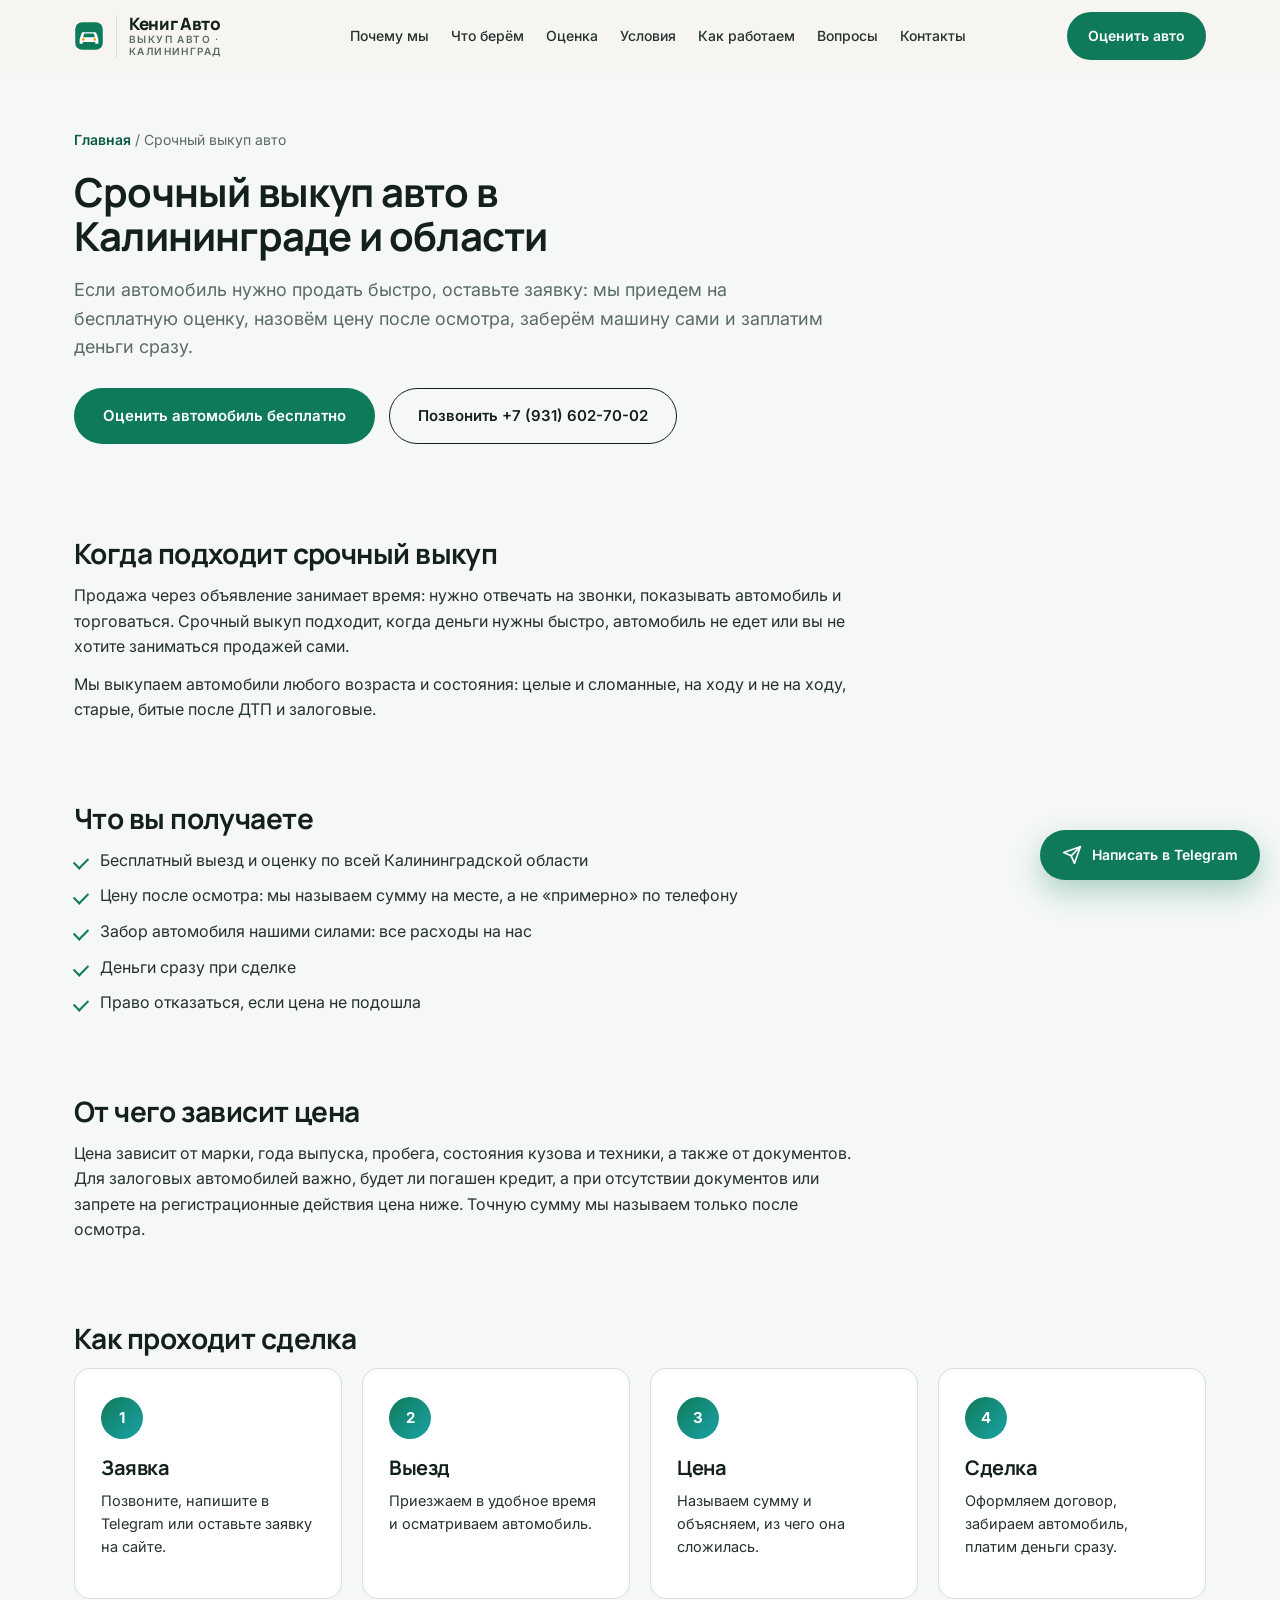
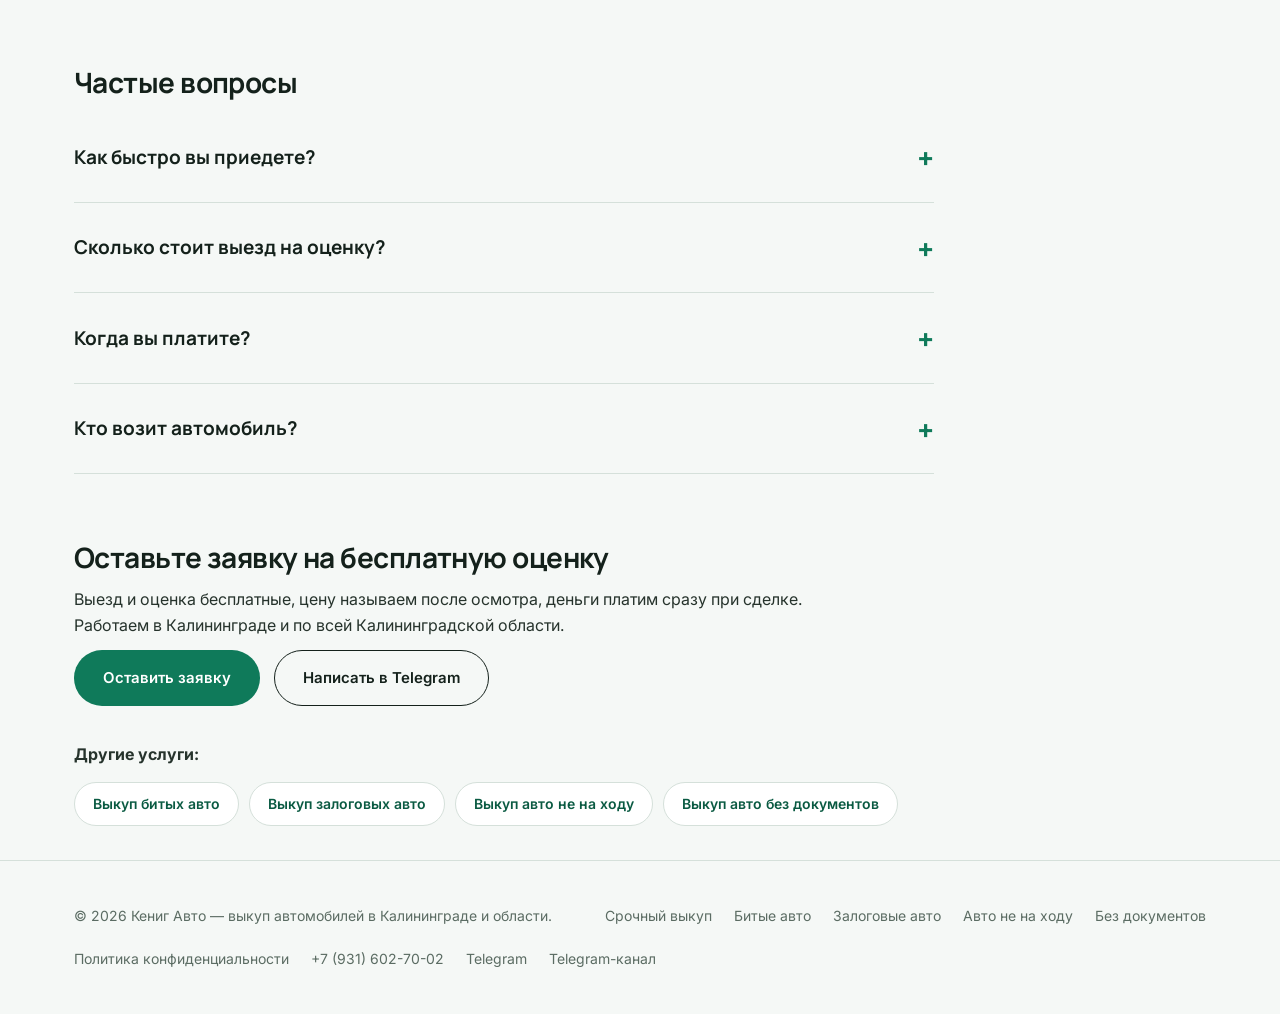
<file: srochnyj-vykup-avto.html>
<!DOCTYPE html>
<html lang="ru">
<head>
<meta charset="UTF-8">
<meta name="viewport" content="width=device-width, initial-scale=1.0">
<title>Срочный выкуп авто в Калининграде и области — Кениг Авто</title>
<meta name="description" content="Срочный выкуп любых автомобилей в Калининграде и области: приедем бесплатно, оценим на месте, заберём сами и заплатим сразу.">
<meta name="robots" content="index, follow, max-image-preview:large">
<meta name="theme-color" content="#0f7a5a">
<link rel="canonical" href="https://murzzsite.github.io/kenigavto-vykup/srochnyj-vykup-avto.html">
<meta property="og:type" content="website">
<meta property="og:locale" content="ru_RU">
<meta property="og:site_name" content="Кениг Авто">
<meta property="og:title" content="Срочный выкуп авто в Калининграде и области — Кениг Авто">
<meta property="og:description" content="Срочный выкуп любых автомобилей в Калининграде и области: приедем бесплатно, оценим на месте, заберём сами и заплатим сразу.">
<meta property="og:url" content="https://murzzsite.github.io/kenigavto-vykup/srochnyj-vykup-avto.html">
<meta property="og:image" content="https://murzzsite.github.io/kenigavto-vykup/img/og.png">
<meta name="twitter:card" content="summary_large_image">
<script type="application/ld+json">{"@context": "https://schema.org", "@graph": [{"@type": "Organization", "@id": "https://murzzsite.github.io/kenigavto-vykup/#org", "name": "Кениг Авто", "url": "https://murzzsite.github.io/kenigavto-vykup/", "description": "Выкуп автомобилей в любом состоянии в Калининграде и Калининградской области с бесплатным выездом на оценку.", "telephone": "+79316027002", "areaServed": {"@type": "AdministrativeArea", "name": "Калининградская область"}, "sameAs": ["https://t.me/kenigavto39"], "contactPoint": {"@type": "ContactPoint", "telephone": "+79316027002", "contactType": "customer service", "availableLanguage": "ru"}}, {"@type": "WebSite", "@id": "https://murzzsite.github.io/kenigavto-vykup/#site", "url": "https://murzzsite.github.io/kenigavto-vykup/", "name": "Кениг Авто", "inLanguage": "ru-RU", "publisher": {"@id": "https://murzzsite.github.io/kenigavto-vykup/#org"}}, {"@type": "Service", "name": "Срочный выкуп авто в Калининграде и области", "provider": {"@id": "https://murzzsite.github.io/kenigavto-vykup/#org"}, "areaServed": {"@type": "AdministrativeArea", "name": "Калининградская область"}, "description": "Срочный выкуп любых автомобилей в Калининграде и области: приедем бесплатно, оценим на месте, заберём сами и заплатим сразу.", "url": "https://murzzsite.github.io/kenigavto-vykup/srochnyj-vykup-avto.html"}, {"@type": "BreadcrumbList", "itemListElement": [{"@type": "ListItem", "position": 1, "name": "Кениг Авто", "item": "https://murzzsite.github.io/kenigavto-vykup/"}, {"@type": "ListItem", "position": 2, "name": "Срочный выкуп авто", "item": "https://murzzsite.github.io/kenigavto-vykup/srochnyj-vykup-avto.html"}]}, {"@type": "FAQPage", "mainEntity": [{"@type": "Question", "name": "Как быстро вы приедете?", "acceptedAnswer": {"@type": "Answer", "text": "Работаем срочно. Договоримся о времени выезда в удобный для вас день, а при возможности приедем в день обращения."}}, {"@type": "Question", "name": "Сколько стоит выезд на оценку?", "acceptedAnswer": {"@type": "Answer", "text": "Ничего: выезд и оценка бесплатные. Если цена не подошла, вы просто отказываетесь."}}, {"@type": "Question", "name": "Когда вы платите?", "acceptedAnswer": {"@type": "Answer", "text": "Деньги платим сразу при сделке."}}, {"@type": "Question", "name": "Кто возит автомобиль?", "acceptedAnswer": {"@type": "Answer", "text": "Мы забираем автомобиль сами, все расходы на нас."}}]}]}</script>
<link rel="icon" href="img/favicon.svg" type="image/svg+xml">
<link rel="preconnect" href="https://fonts.googleapis.com">
<link rel="preconnect" href="https://fonts.gstatic.com" crossorigin>
<link href="https://fonts.googleapis.com/css2?family=Manrope:wght@500;600;700;800&family=Inter:wght@400;500;600;700&display=swap" rel="stylesheet">
<link rel="stylesheet" href="styles.css">
<style>.sp{padding:56px 0 24px}.sp .crumbs{font-size:14px;color:var(--clr-text-soft);margin-bottom:18px}.sp .crumbs a{color:var(--clr-accent-dark);font-weight:600}.sp h1{font-size:40px;max-width:860px;margin-bottom:18px}.sp .lead{font-size:18px;color:var(--clr-text-soft);max-width:760px;margin-bottom:26px}.sp-sec{padding:34px 0}.sp-sec h2{font-size:28px;margin-bottom:14px}.sp-sec p{max-width:780px;margin-bottom:12px;color:var(--clr-text)}.sp-sec ul{max-width:780px;margin:6px 0 12px;display:grid;gap:10px}.sp-sec li{position:relative;padding-left:26px}.sp-sec li::before{content:"";position:absolute;left:0;top:9px;width:12px;height:7px;border-left:2.5px solid var(--clr-accent);border-bottom:2.5px solid var(--clr-accent);transform:rotate(-45deg)}.sp-links{display:flex;flex-wrap:wrap;gap:10px;margin-top:14px}.sp-links a{padding:10px 18px;border:1px solid var(--clr-line);border-radius:999px;background:#fff;font-weight:600;font-size:14px;color:var(--clr-accent-dark)}.sp-links a:hover{border-color:var(--clr-accent)}@media(max-width:700px){.sp h1{font-size:30px}.sp-sec h2{font-size:24px}}</style>
</head>
<body>
<svg width="0" height="0" style="position:absolute" aria-hidden="true"><defs>
<symbol id="i-car" viewBox="0 0 24 24"><path d="M4 16V12l2-5a2 2 0 0 1 1.9-1.3h8.2A2 2 0 0 1 18 7l2 5v4"/><path d="M3 16h18v3h-3v-1.5H6V19H3z"/><circle cx="7.5" cy="13.5" r=".8"/><circle cx="16.5" cy="13.5" r=".8"/></symbol>
<symbol id="i-pin" viewBox="0 0 24 24"><path d="M12 22s7-6.2 7-12a7 7 0 1 0-14 0c0 5.8 7 12 7 12z"/><circle cx="12" cy="10" r="2.5"/></symbol>
<symbol id="i-bolt" viewBox="0 0 24 24"><path d="M13 2 4 14h7l-1 8 9-12h-7z"/></symbol>
<symbol id="i-wrench" viewBox="0 0 24 24"><path d="M14.7 6.3a4 4 0 0 0-5.4 5.1L3 17.7 6.3 21l6.3-6.3a4 4 0 0 0 5.1-5.4l-2.6 2.6-2.4-.6-.6-2.4z"/></symbol>
<symbol id="i-crash" viewBox="0 0 24 24"><path d="m13 2-2 7 5 1-3 5 4 1-6 7 1-7-4-1 3-5-4-1z"/></symbol>
<symbol id="i-lock" viewBox="0 0 24 24"><rect x="5" y="11" width="14" height="10" rx="2"/><path d="M8 11V8a4 4 0 0 1 8 0v3"/></symbol>
<symbol id="i-hourglass" viewBox="0 0 24 24"><path d="M6 3h12M6 21h12"/><path d="M7 3c0 5 3 6 5 9-2 3-5 4-5 9M17 3c0 5-3 6-5 9 2 3 5 4 5 9"/></symbol>
<symbol id="i-key" viewBox="0 0 24 24"><circle cx="8" cy="15" r="4"/><path d="m11 12 9-9M16 7l3 3M14 9l2 2"/></symbol>
<symbol id="i-shield" viewBox="0 0 24 24"><path d="M12 3l8 3v6c0 5-3.5 8-8 9-4.5-1-8-4-8-9V6z"/><path d="m9 12 2 2 4-4"/></symbol>
<symbol id="i-file" viewBox="0 0 24 24"><path d="M6 3h8l4 4v14H6z"/><path d="M14 3v4h4M9 12h6M9 16h6"/></symbol>
<symbol id="i-clock" viewBox="0 0 24 24"><circle cx="12" cy="12" r="9"/><path d="M12 7v5l3 2"/></symbol>
<symbol id="i-check" viewBox="0 0 24 24"><path d="m5 12 5 5 9-10"/></symbol>
<symbol id="i-truck" viewBox="0 0 24 24"><path d="M2 6h11v10H2zM13 9h4l4 4v3h-8"/><circle cx="6.5" cy="17.5" r="1.8"/><circle cx="17.5" cy="17.5" r="1.8"/></symbol>
<symbol id="i-chat" viewBox="0 0 24 24"><path d="M21 12a8 8 0 0 1-11.5 7.2L3 21l1.8-5.5A8 8 0 1 1 21 12z"/></symbol>
<symbol id="i-phone" viewBox="0 0 24 24"><path d="M5 4h4l2 5-2.5 1.5a11 11 0 0 0 5 5L15 13l5 2v4a2 2 0 0 1-2 2A16 16 0 0 1 3 6a2 2 0 0 1 2-2z"/></symbol>
<symbol id="i-spark" viewBox="0 0 24 24"><path d="M12 2c.6 5 2.4 8.4 10 10-7.6 1.6-9.4 5-10 10-.6-5-2.4-8.4-10-10 7.6-1.6 9.4-5 10-10z" fill="currentColor" stroke="none"/></symbol>
</defs></svg>
<header class="header" id="header">
  <div class="header__inner">
    <a href="index.html" class="logo" aria-label="Кениг Авто — выкуп авто в Калининграде">
      <img src="img/logo.svg" alt="Кениг Авто" width="34" height="34">
      <span class="logo__t">Кениг Авто<small>Выкуп авто · Калининград</small></span>
    </a>
    <nav class="nav" id="nav">
      <a href="index.html#why">Почему мы</a>
      <a href="index.html#services">Что берём</a>
      <a href="index.html#pricing">Оценка</a>
      <a href="index.html#offers">Условия</a>
      <a href="index.html#process">Как работаем</a>
      <a href="index.html#faq">Вопросы</a>
      <a href="index.html#contact">Контакты</a>
    <!-- BLOGNAV:START --><!-- BLOGNAV:END --></nav>
    <div class="header__right">
      <a href="tel:+79316027002" class="header__phone">+7 (931) 602-70-02</a>
      <a href="index.html#contact" class="btn btn--primary">Оценить авто</a>
      <button class="burger" id="burger" aria-label="Меню"><span></span></button>
    </div>
  </div>
</header>
<main id="top">
<section class="sp"><div class="container">
<p class="crumbs"><a href="index.html">Главная</a> / Срочный выкуп авто</p>
<h1>Срочный выкуп авто в Калининграде и области</h1>
<p class="lead">Если автомобиль нужно продать быстро, оставьте заявку: мы приедем на бесплатную оценку, назовём цену после осмотра, заберём машину сами и заплатим деньги сразу.</p>
<div class="hero__cta"><a href="index.html#contact" class="btn btn--primary">Оценить автомобиль бесплатно</a> <a href="tel:+79316027002" class="btn btn--outline">Позвонить +7 (931) 602-70-02</a></div>
</div></section>
<section class="sp-sec"><div class="container"><h2>Когда подходит срочный выкуп</h2><p>Продажа через объявление занимает время: нужно отвечать на звонки, показывать автомобиль и торговаться. Срочный выкуп подходит, когда деньги нужны быстро, автомобиль не едет или вы не хотите заниматься продажей сами.</p><p>Мы выкупаем автомобили любого возраста и состояния: целые и сломанные, на ходу и не на ходу, старые, битые после ДТП и залоговые.</p></div></section>
<section class="sp-sec"><div class="container"><h2>Что вы получаете</h2><ul><li>Бесплатный выезд и оценку по всей Калининградской области</li><li>Цену после осмотра: мы называем сумму на месте, а не «примерно» по телефону</li><li>Забор автомобиля нашими силами: все расходы на нас</li><li>Деньги сразу при сделке</li><li>Право отказаться, если цена не подошла</li></ul></div></section>
<section class="sp-sec"><div class="container"><h2>От чего зависит цена</h2><p>Цена зависит от марки, года выпуска, пробега, состояния кузова и техники, а также от документов. Для залоговых автомобилей важно, будет ли погашен кредит, а при отсутствии документов или запрете на регистрационные действия цена ниже. Точную сумму мы называем только после осмотра.</p></div></section>

<section class="sp-sec"><div class="container"><h2>Как проходит сделка</h2><div class="steps steps--4"><div class="step"><span class="step__n">1</span><h3>Заявка</h3><p>Позвоните, напишите в Telegram или оставьте заявку на сайте.</p></div><div class="step"><span class="step__n">2</span><h3>Выезд</h3><p>Приезжаем в удобное время и осматриваем автомобиль.</p></div><div class="step"><span class="step__n">3</span><h3>Цена</h3><p>Называем сумму и объясняем, из чего она сложилась.</p></div><div class="step"><span class="step__n">4</span><h3>Сделка</h3><p>Оформляем договор, забираем автомобиль, платим деньги сразу.</p></div></div></div></section>
<section class="sp-sec"><div class="container"><h2>Частые вопросы</h2><div class="faq"><details class="faq__item"><summary>Как быстро вы приедете?</summary><p>Работаем срочно. Договоримся о времени выезда в удобный для вас день, а при возможности приедем в день обращения.</p></details><details class="faq__item"><summary>Сколько стоит выезд на оценку?</summary><p>Ничего: выезд и оценка бесплатные. Если цена не подошла, вы просто отказываетесь.</p></details><details class="faq__item"><summary>Когда вы платите?</summary><p>Деньги платим сразу при сделке.</p></details><details class="faq__item"><summary>Кто возит автомобиль?</summary><p>Мы забираем автомобиль сами, все расходы на нас.</p></details></div></div></section>
<section class="sp-sec"><div class="container"><h2>Оставьте заявку на бесплатную оценку</h2><p>Выезд и оценка бесплатные, цену называем после осмотра, деньги платим сразу при сделке. Работаем в Калининграде и по всей Калининградской области.</p><div class="hero__cta"><a href="index.html#contact" class="btn btn--primary">Оставить заявку</a> <a href="https://t.me/kenigrent" target="_blank" rel="noopener" class="btn btn--outline">Написать в Telegram</a></div>
<p style="margin-top:22px"><b>Другие услуги:</b></p><div class="sp-links"><a href="vykup-bityh-avto.html">Выкуп битых авто</a><a href="vykup-zalogovyh-avto.html">Выкуп залоговых авто</a><a href="vykup-avto-ne-na-hodu.html">Выкуп авто не на ходу</a><a href="vykup-avto-bez-dokumentov.html">Выкуп авто без документов</a></div></div></section>
</main>
<footer class="footer">
  <div class="container footer__inner">
    <div>© <span id="year">2026</span> Кениг Авто — выкуп автомобилей в Калининграде и области.</div>
    <div class="footer__links">
      <a href="srochnyj-vykup-avto.html">Срочный выкуп</a>
      <a href="vykup-bityh-avto.html">Битые авто</a>
      <a href="vykup-zalogovyh-avto.html">Залоговые авто</a>
      <a href="vykup-avto-ne-na-hodu.html">Авто не на ходу</a>
      <a href="vykup-avto-bez-dokumentov.html">Без документов</a>
    </div>
    <div class="footer__links">
      <a href="privacy.html">Политика конфиденциальности</a>
      <a href="tel:+79316027002">+7 (931) 602-70-02</a>
      <a href="https://t.me/kenigrent" target="_blank" rel="noopener">Telegram</a>
      <a href="https://t.me/kenigavto39" target="_blank" rel="noopener">Telegram-канал</a>
    </div>
  </div>
</footer>
<a href="https://t.me/kenigrent" target="_blank" rel="noopener" class="fab" aria-label="Написать в Telegram">
  <svg viewBox="0 0 24 24" fill="none" stroke="currentColor" stroke-width="2" stroke-linecap="round" stroke-linejoin="round"><path d="m22 2-7 20-4-9-9-4z"/><path d="M22 2 11 13"/></svg>
  <span>Написать в Telegram</span>
</a>
<script src="script.js"></script>
</body>
</html>
</file>
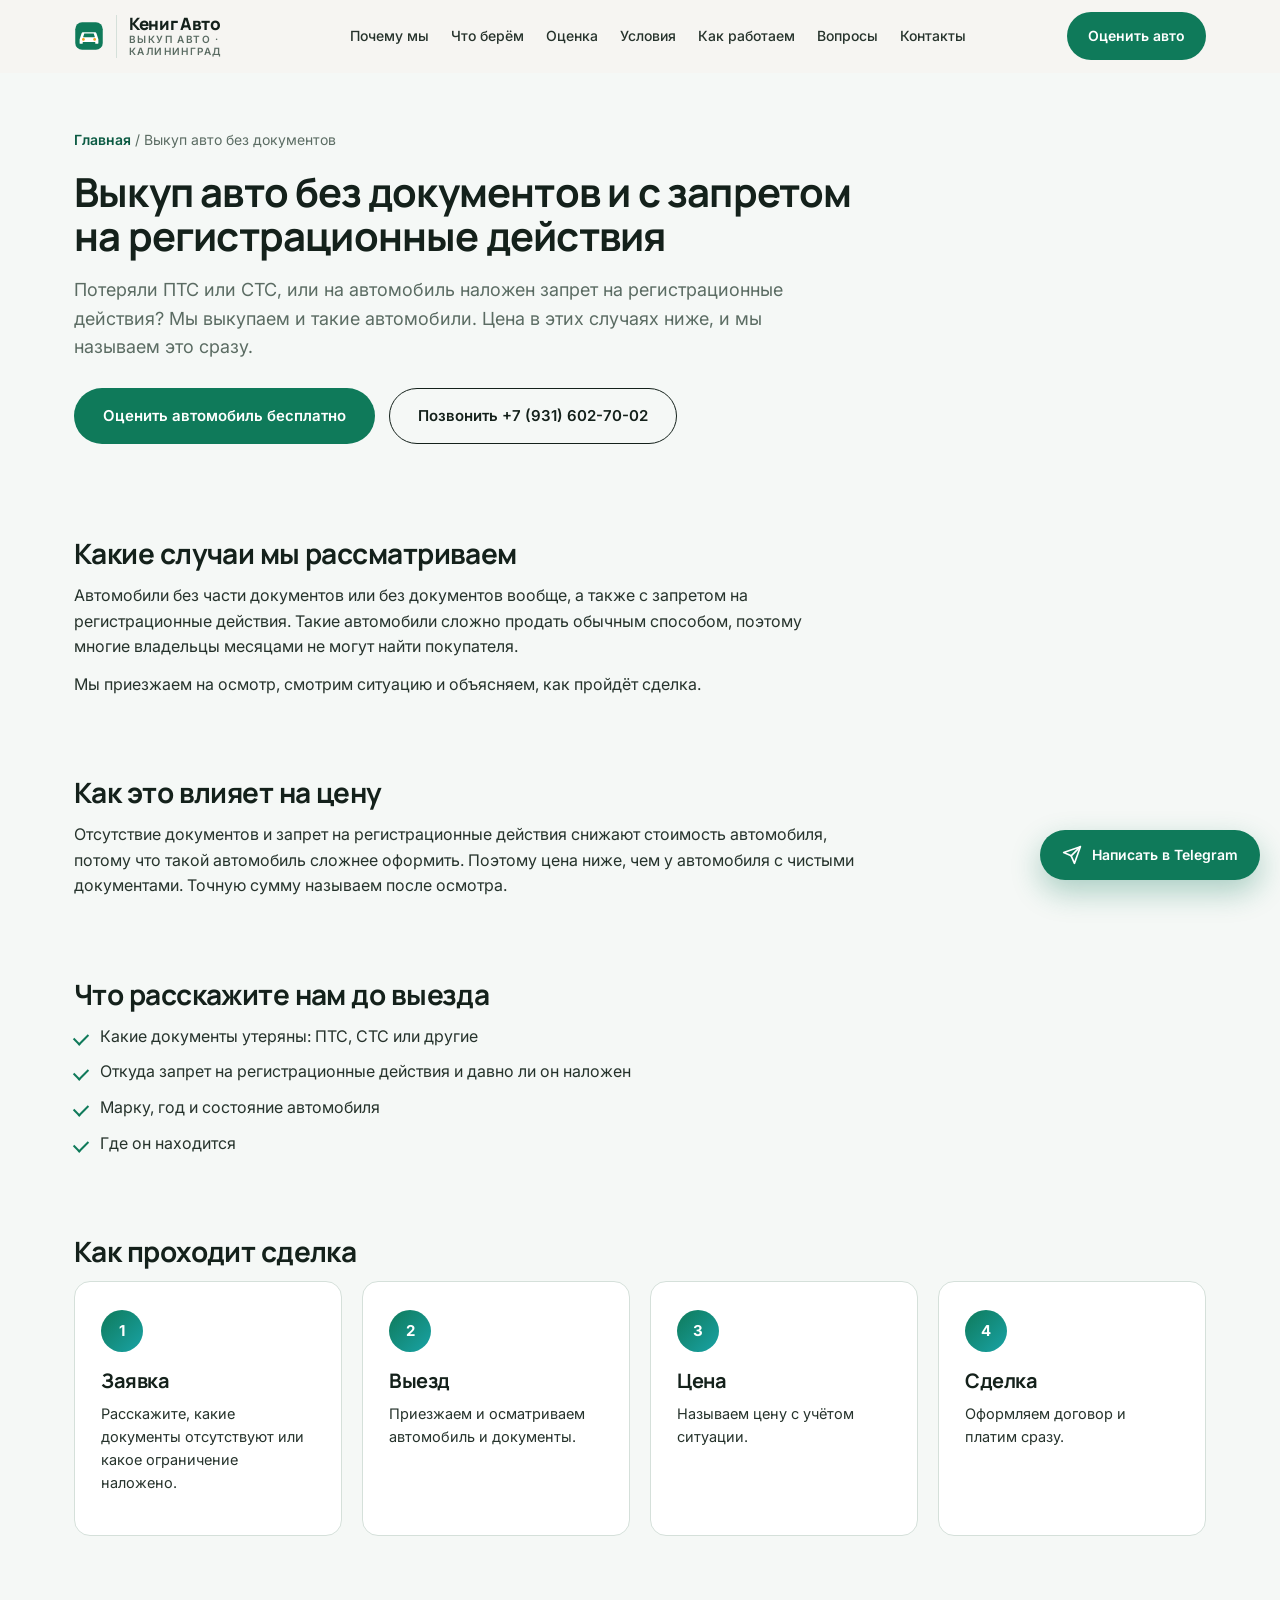
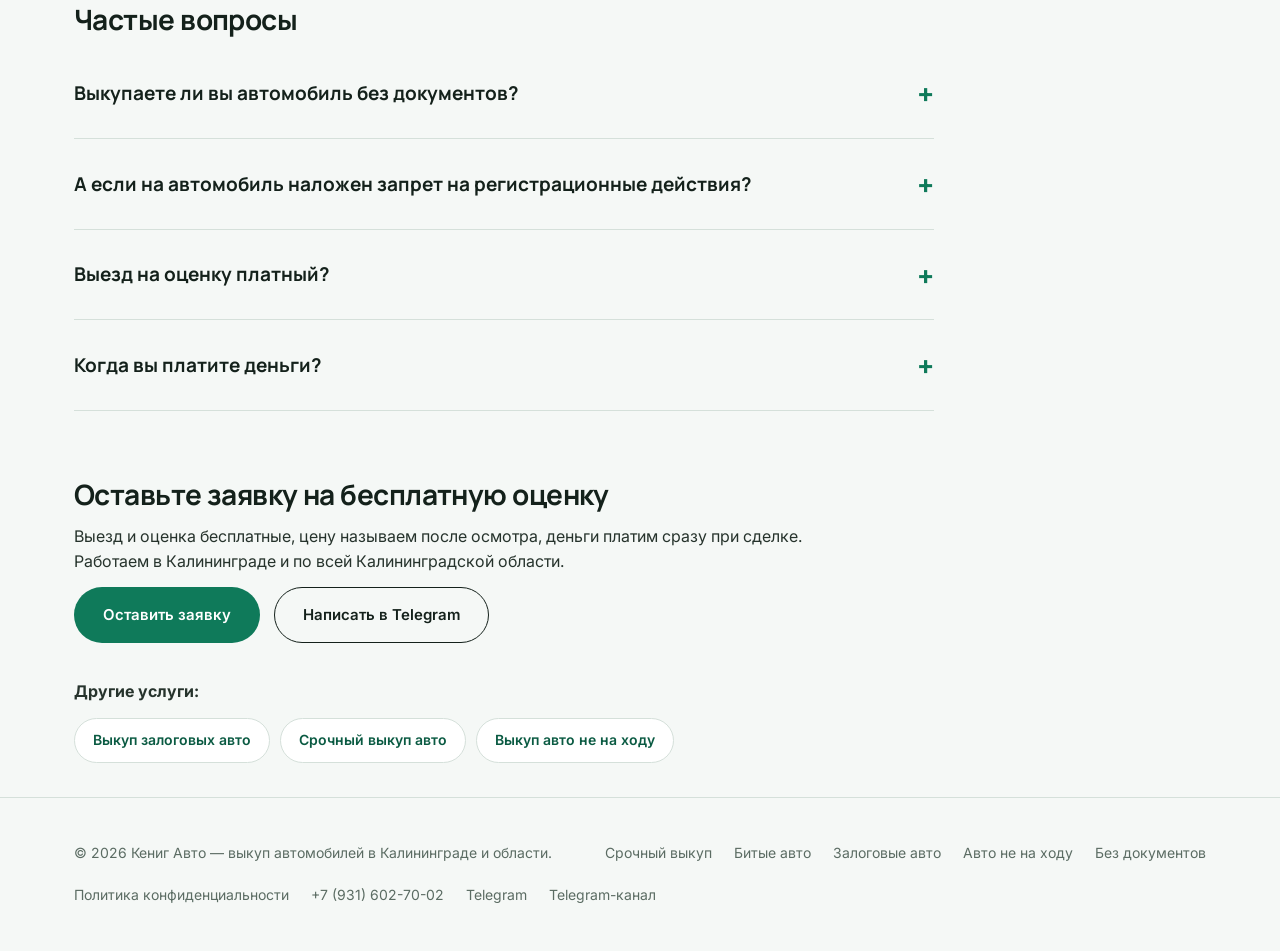
<file: vykup-avto-bez-dokumentov.html>
<!DOCTYPE html>
<html lang="ru">
<head>
<meta charset="UTF-8">
<meta name="viewport" content="width=device-width, initial-scale=1.0">
<title>Выкуп авто без документов и с запретом на рег. действия — Кениг Авто</title>
<meta name="description" content="Выкупаем автомобили без документов и с запретом на регистрационные действия в Калининграде и области. Цена ниже, оценка бесплатная.">
<meta name="robots" content="index, follow, max-image-preview:large">
<meta name="theme-color" content="#0f7a5a">
<link rel="canonical" href="https://murzzsite.github.io/kenigavto-vykup/vykup-avto-bez-dokumentov.html">
<meta property="og:type" content="website">
<meta property="og:locale" content="ru_RU">
<meta property="og:site_name" content="Кениг Авто">
<meta property="og:title" content="Выкуп авто без документов и с запретом на рег. действия — Кениг Авто">
<meta property="og:description" content="Выкупаем автомобили без документов и с запретом на регистрационные действия в Калининграде и области. Цена ниже, оценка бесплатная.">
<meta property="og:url" content="https://murzzsite.github.io/kenigavto-vykup/vykup-avto-bez-dokumentov.html">
<meta property="og:image" content="https://murzzsite.github.io/kenigavto-vykup/img/og.png">
<meta name="twitter:card" content="summary_large_image">
<script type="application/ld+json">{"@context": "https://schema.org", "@graph": [{"@type": "Organization", "@id": "https://murzzsite.github.io/kenigavto-vykup/#org", "name": "Кениг Авто", "url": "https://murzzsite.github.io/kenigavto-vykup/", "description": "Выкуп автомобилей в любом состоянии в Калининграде и Калининградской области с бесплатным выездом на оценку.", "telephone": "+79316027002", "areaServed": {"@type": "AdministrativeArea", "name": "Калининградская область"}, "sameAs": ["https://t.me/kenigavto39"], "contactPoint": {"@type": "ContactPoint", "telephone": "+79316027002", "contactType": "customer service", "availableLanguage": "ru"}}, {"@type": "WebSite", "@id": "https://murzzsite.github.io/kenigavto-vykup/#site", "url": "https://murzzsite.github.io/kenigavto-vykup/", "name": "Кениг Авто", "inLanguage": "ru-RU", "publisher": {"@id": "https://murzzsite.github.io/kenigavto-vykup/#org"}}, {"@type": "Service", "name": "Выкуп авто без документов и с запретом на регистрационные действия", "provider": {"@id": "https://murzzsite.github.io/kenigavto-vykup/#org"}, "areaServed": {"@type": "AdministrativeArea", "name": "Калининградская область"}, "description": "Выкупаем автомобили без документов и с запретом на регистрационные действия в Калининграде и области. Цена ниже, оценка бесплатная.", "url": "https://murzzsite.github.io/kenigavto-vykup/vykup-avto-bez-dokumentov.html"}, {"@type": "BreadcrumbList", "itemListElement": [{"@type": "ListItem", "position": 1, "name": "Кениг Авто", "item": "https://murzzsite.github.io/kenigavto-vykup/"}, {"@type": "ListItem", "position": 2, "name": "Выкуп авто без документов", "item": "https://murzzsite.github.io/kenigavto-vykup/vykup-avto-bez-dokumentov.html"}]}, {"@type": "FAQPage", "mainEntity": [{"@type": "Question", "name": "Выкупаете ли вы автомобиль без документов?", "acceptedAnswer": {"@type": "Answer", "text": "Да, выкупаем, но цена ниже, чем у автомобиля с полным комплектом документов."}}, {"@type": "Question", "name": "А если на автомобиль наложен запрет на регистрационные действия?", "acceptedAnswer": {"@type": "Answer", "text": "Такие автомобили мы тоже выкупаем. Цена будет ниже."}}, {"@type": "Question", "name": "Выезд на оценку платный?", "acceptedAnswer": {"@type": "Answer", "text": "Нет, выезд и оценка бесплатные."}}, {"@type": "Question", "name": "Когда вы платите деньги?", "acceptedAnswer": {"@type": "Answer", "text": "Деньги платим сразу при сделке."}}]}]}</script>
<link rel="icon" href="img/favicon.svg" type="image/svg+xml">
<link rel="preconnect" href="https://fonts.googleapis.com">
<link rel="preconnect" href="https://fonts.gstatic.com" crossorigin>
<link href="https://fonts.googleapis.com/css2?family=Manrope:wght@500;600;700;800&family=Inter:wght@400;500;600;700&display=swap" rel="stylesheet">
<link rel="stylesheet" href="styles.css">
<style>.sp{padding:56px 0 24px}.sp .crumbs{font-size:14px;color:var(--clr-text-soft);margin-bottom:18px}.sp .crumbs a{color:var(--clr-accent-dark);font-weight:600}.sp h1{font-size:40px;max-width:860px;margin-bottom:18px}.sp .lead{font-size:18px;color:var(--clr-text-soft);max-width:760px;margin-bottom:26px}.sp-sec{padding:34px 0}.sp-sec h2{font-size:28px;margin-bottom:14px}.sp-sec p{max-width:780px;margin-bottom:12px;color:var(--clr-text)}.sp-sec ul{max-width:780px;margin:6px 0 12px;display:grid;gap:10px}.sp-sec li{position:relative;padding-left:26px}.sp-sec li::before{content:"";position:absolute;left:0;top:9px;width:12px;height:7px;border-left:2.5px solid var(--clr-accent);border-bottom:2.5px solid var(--clr-accent);transform:rotate(-45deg)}.sp-links{display:flex;flex-wrap:wrap;gap:10px;margin-top:14px}.sp-links a{padding:10px 18px;border:1px solid var(--clr-line);border-radius:999px;background:#fff;font-weight:600;font-size:14px;color:var(--clr-accent-dark)}.sp-links a:hover{border-color:var(--clr-accent)}@media(max-width:700px){.sp h1{font-size:30px}.sp-sec h2{font-size:24px}}</style>
</head>
<body>
<svg width="0" height="0" style="position:absolute" aria-hidden="true"><defs>
<symbol id="i-car" viewBox="0 0 24 24"><path d="M4 16V12l2-5a2 2 0 0 1 1.9-1.3h8.2A2 2 0 0 1 18 7l2 5v4"/><path d="M3 16h18v3h-3v-1.5H6V19H3z"/><circle cx="7.5" cy="13.5" r=".8"/><circle cx="16.5" cy="13.5" r=".8"/></symbol>
<symbol id="i-pin" viewBox="0 0 24 24"><path d="M12 22s7-6.2 7-12a7 7 0 1 0-14 0c0 5.8 7 12 7 12z"/><circle cx="12" cy="10" r="2.5"/></symbol>
<symbol id="i-bolt" viewBox="0 0 24 24"><path d="M13 2 4 14h7l-1 8 9-12h-7z"/></symbol>
<symbol id="i-wrench" viewBox="0 0 24 24"><path d="M14.7 6.3a4 4 0 0 0-5.4 5.1L3 17.7 6.3 21l6.3-6.3a4 4 0 0 0 5.1-5.4l-2.6 2.6-2.4-.6-.6-2.4z"/></symbol>
<symbol id="i-crash" viewBox="0 0 24 24"><path d="m13 2-2 7 5 1-3 5 4 1-6 7 1-7-4-1 3-5-4-1z"/></symbol>
<symbol id="i-lock" viewBox="0 0 24 24"><rect x="5" y="11" width="14" height="10" rx="2"/><path d="M8 11V8a4 4 0 0 1 8 0v3"/></symbol>
<symbol id="i-hourglass" viewBox="0 0 24 24"><path d="M6 3h12M6 21h12"/><path d="M7 3c0 5 3 6 5 9-2 3-5 4-5 9M17 3c0 5-3 6-5 9 2 3 5 4 5 9"/></symbol>
<symbol id="i-key" viewBox="0 0 24 24"><circle cx="8" cy="15" r="4"/><path d="m11 12 9-9M16 7l3 3M14 9l2 2"/></symbol>
<symbol id="i-shield" viewBox="0 0 24 24"><path d="M12 3l8 3v6c0 5-3.5 8-8 9-4.5-1-8-4-8-9V6z"/><path d="m9 12 2 2 4-4"/></symbol>
<symbol id="i-file" viewBox="0 0 24 24"><path d="M6 3h8l4 4v14H6z"/><path d="M14 3v4h4M9 12h6M9 16h6"/></symbol>
<symbol id="i-clock" viewBox="0 0 24 24"><circle cx="12" cy="12" r="9"/><path d="M12 7v5l3 2"/></symbol>
<symbol id="i-check" viewBox="0 0 24 24"><path d="m5 12 5 5 9-10"/></symbol>
<symbol id="i-truck" viewBox="0 0 24 24"><path d="M2 6h11v10H2zM13 9h4l4 4v3h-8"/><circle cx="6.5" cy="17.5" r="1.8"/><circle cx="17.5" cy="17.5" r="1.8"/></symbol>
<symbol id="i-chat" viewBox="0 0 24 24"><path d="M21 12a8 8 0 0 1-11.5 7.2L3 21l1.8-5.5A8 8 0 1 1 21 12z"/></symbol>
<symbol id="i-phone" viewBox="0 0 24 24"><path d="M5 4h4l2 5-2.5 1.5a11 11 0 0 0 5 5L15 13l5 2v4a2 2 0 0 1-2 2A16 16 0 0 1 3 6a2 2 0 0 1 2-2z"/></symbol>
<symbol id="i-spark" viewBox="0 0 24 24"><path d="M12 2c.6 5 2.4 8.4 10 10-7.6 1.6-9.4 5-10 10-.6-5-2.4-8.4-10-10 7.6-1.6 9.4-5 10-10z" fill="currentColor" stroke="none"/></symbol>
</defs></svg>
<header class="header" id="header">
  <div class="header__inner">
    <a href="index.html" class="logo" aria-label="Кениг Авто — выкуп авто в Калининграде">
      <img src="img/logo.svg" alt="Кениг Авто" width="34" height="34">
      <span class="logo__t">Кениг Авто<small>Выкуп авто · Калининград</small></span>
    </a>
    <nav class="nav" id="nav">
      <a href="index.html#why">Почему мы</a>
      <a href="index.html#services">Что берём</a>
      <a href="index.html#pricing">Оценка</a>
      <a href="index.html#offers">Условия</a>
      <a href="index.html#process">Как работаем</a>
      <a href="index.html#faq">Вопросы</a>
      <a href="index.html#contact">Контакты</a>
    <!-- BLOGNAV:START --><!-- BLOGNAV:END --></nav>
    <div class="header__right">
      <a href="tel:+79316027002" class="header__phone">+7 (931) 602-70-02</a>
      <a href="index.html#contact" class="btn btn--primary">Оценить авто</a>
      <button class="burger" id="burger" aria-label="Меню"><span></span></button>
    </div>
  </div>
</header>
<main id="top">
<section class="sp"><div class="container">
<p class="crumbs"><a href="index.html">Главная</a> / Выкуп авто без документов</p>
<h1>Выкуп авто без документов и с запретом на регистрационные действия</h1>
<p class="lead">Потеряли ПТС или СТС, или на автомобиль наложен запрет на регистрационные действия? Мы выкупаем и такие автомобили. Цена в этих случаях ниже, и мы называем это сразу.</p>
<div class="hero__cta"><a href="index.html#contact" class="btn btn--primary">Оценить автомобиль бесплатно</a> <a href="tel:+79316027002" class="btn btn--outline">Позвонить +7 (931) 602-70-02</a></div>
</div></section>
<section class="sp-sec"><div class="container"><h2>Какие случаи мы рассматриваем</h2><p>Автомобили без части документов или без документов вообще, а также с запретом на регистрационные действия. Такие автомобили сложно продать обычным способом, поэтому многие владельцы месяцами не могут найти покупателя.</p><p>Мы приезжаем на осмотр, смотрим ситуацию и объясняем, как пройдёт сделка.</p></div></section>
<section class="sp-sec"><div class="container"><h2>Как это влияет на цену</h2><p>Отсутствие документов и запрет на регистрационные действия снижают стоимость автомобиля, потому что такой автомобиль сложнее оформить. Поэтому цена ниже, чем у автомобиля с чистыми документами. Точную сумму называем после осмотра.</p></div></section>
<section class="sp-sec"><div class="container"><h2>Что расскажите нам до выезда</h2><ul><li>Какие документы утеряны: ПТС, СТС или другие</li><li>Откуда запрет на регистрационные действия и давно ли он наложен</li><li>Марку, год и состояние автомобиля</li><li>Где он находится</li></ul></div></section>

<section class="sp-sec"><div class="container"><h2>Как проходит сделка</h2><div class="steps steps--4"><div class="step"><span class="step__n">1</span><h3>Заявка</h3><p>Расскажите, какие документы отсутствуют или какое ограничение наложено.</p></div><div class="step"><span class="step__n">2</span><h3>Выезд</h3><p>Приезжаем и осматриваем автомобиль и документы.</p></div><div class="step"><span class="step__n">3</span><h3>Цена</h3><p>Называем цену с учётом ситуации.</p></div><div class="step"><span class="step__n">4</span><h3>Сделка</h3><p>Оформляем договор и платим сразу.</p></div></div></div></section>
<section class="sp-sec"><div class="container"><h2>Частые вопросы</h2><div class="faq"><details class="faq__item"><summary>Выкупаете ли вы автомобиль без документов?</summary><p>Да, выкупаем, но цена ниже, чем у автомобиля с полным комплектом документов.</p></details><details class="faq__item"><summary>А если на автомобиль наложен запрет на регистрационные действия?</summary><p>Такие автомобили мы тоже выкупаем. Цена будет ниже.</p></details><details class="faq__item"><summary>Выезд на оценку платный?</summary><p>Нет, выезд и оценка бесплатные.</p></details><details class="faq__item"><summary>Когда вы платите деньги?</summary><p>Деньги платим сразу при сделке.</p></details></div></div></section>
<section class="sp-sec"><div class="container"><h2>Оставьте заявку на бесплатную оценку</h2><p>Выезд и оценка бесплатные, цену называем после осмотра, деньги платим сразу при сделке. Работаем в Калининграде и по всей Калининградской области.</p><div class="hero__cta"><a href="index.html#contact" class="btn btn--primary">Оставить заявку</a> <a href="https://t.me/kenigrent" target="_blank" rel="noopener" class="btn btn--outline">Написать в Telegram</a></div>
<p style="margin-top:22px"><b>Другие услуги:</b></p><div class="sp-links"><a href="vykup-zalogovyh-avto.html">Выкуп залоговых авто</a><a href="srochnyj-vykup-avto.html">Срочный выкуп авто</a><a href="vykup-avto-ne-na-hodu.html">Выкуп авто не на ходу</a></div></div></section>
</main>
<footer class="footer">
  <div class="container footer__inner">
    <div>© <span id="year">2026</span> Кениг Авто — выкуп автомобилей в Калининграде и области.</div>
    <div class="footer__links">
      <a href="srochnyj-vykup-avto.html">Срочный выкуп</a>
      <a href="vykup-bityh-avto.html">Битые авто</a>
      <a href="vykup-zalogovyh-avto.html">Залоговые авто</a>
      <a href="vykup-avto-ne-na-hodu.html">Авто не на ходу</a>
      <a href="vykup-avto-bez-dokumentov.html">Без документов</a>
    </div>
    <div class="footer__links">
      <a href="privacy.html">Политика конфиденциальности</a>
      <a href="tel:+79316027002">+7 (931) 602-70-02</a>
      <a href="https://t.me/kenigrent" target="_blank" rel="noopener">Telegram</a>
      <a href="https://t.me/kenigavto39" target="_blank" rel="noopener">Telegram-канал</a>
    </div>
  </div>
</footer>
<a href="https://t.me/kenigrent" target="_blank" rel="noopener" class="fab" aria-label="Написать в Telegram">
  <svg viewBox="0 0 24 24" fill="none" stroke="currentColor" stroke-width="2" stroke-linecap="round" stroke-linejoin="round"><path d="m22 2-7 20-4-9-9-4z"/><path d="M22 2 11 13"/></svg>
  <span>Написать в Telegram</span>
</a>
<script src="script.js"></script>
</body>
</html>
</file>
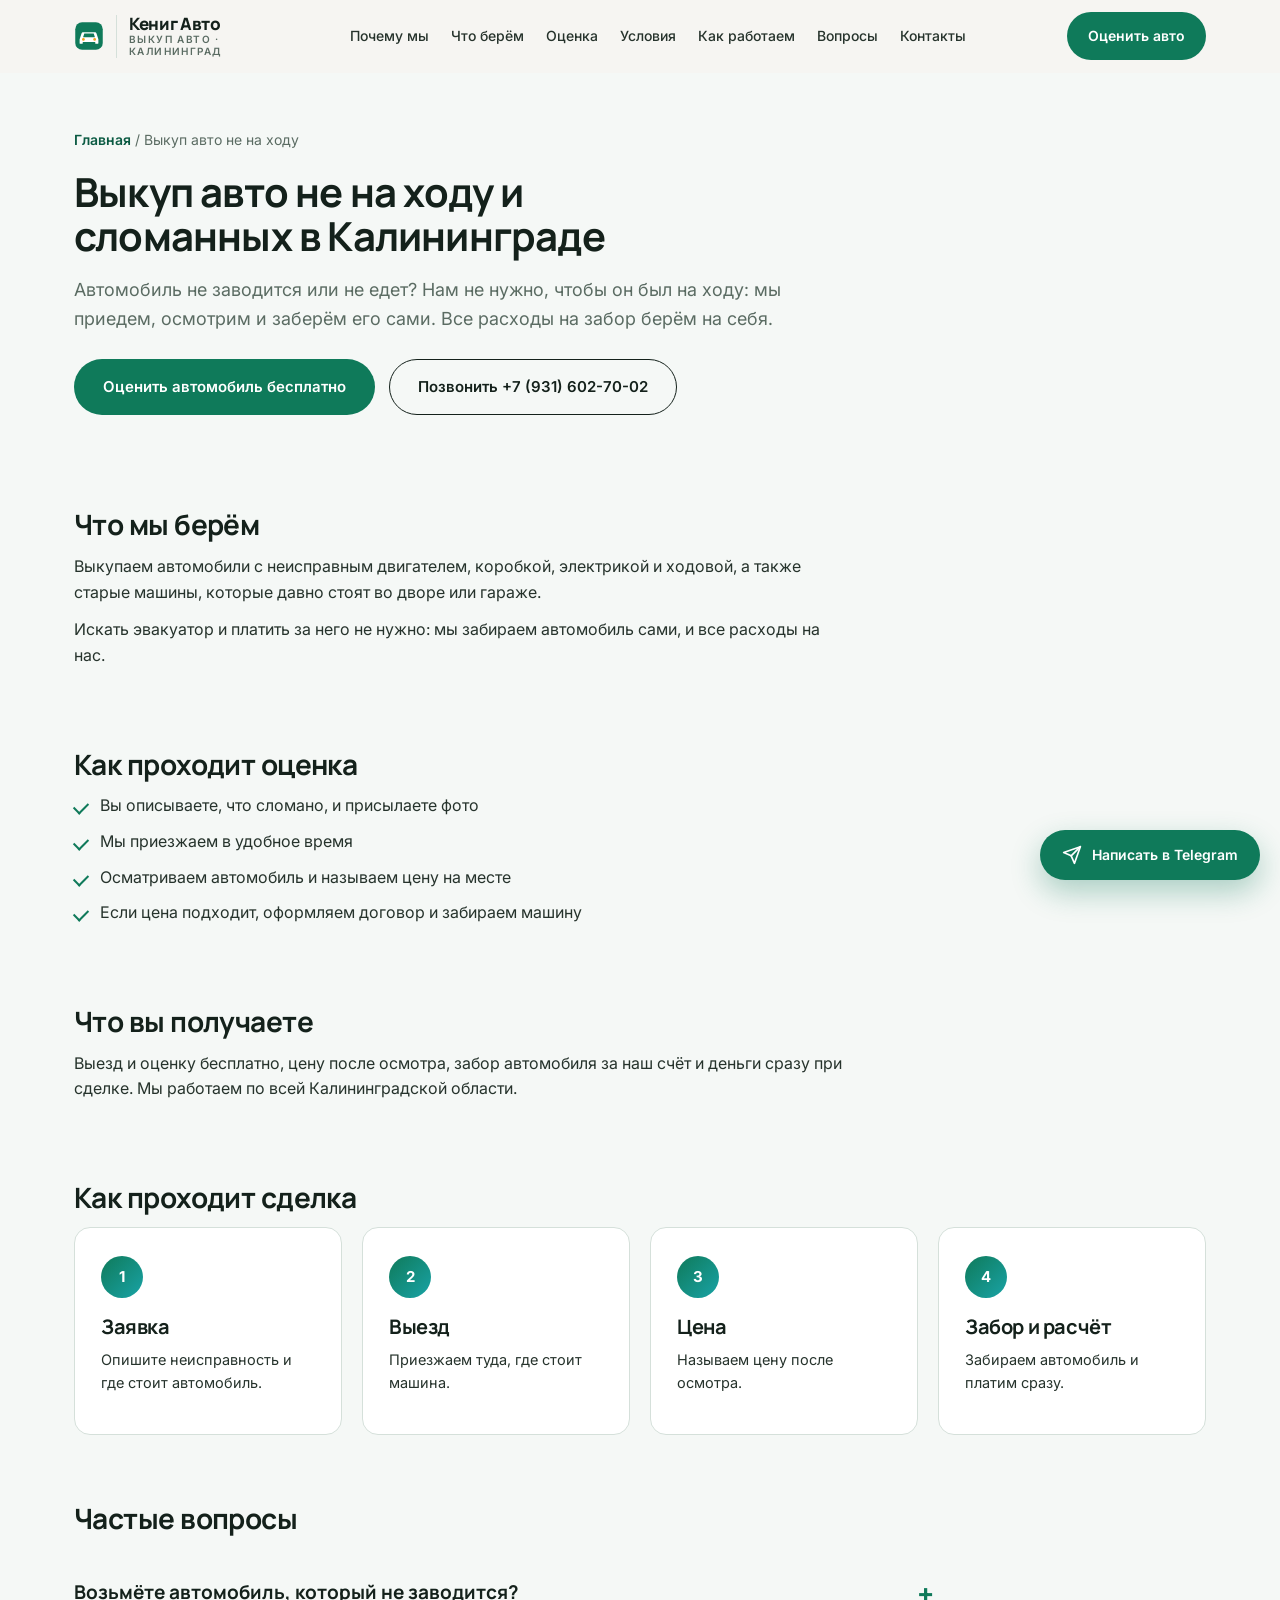
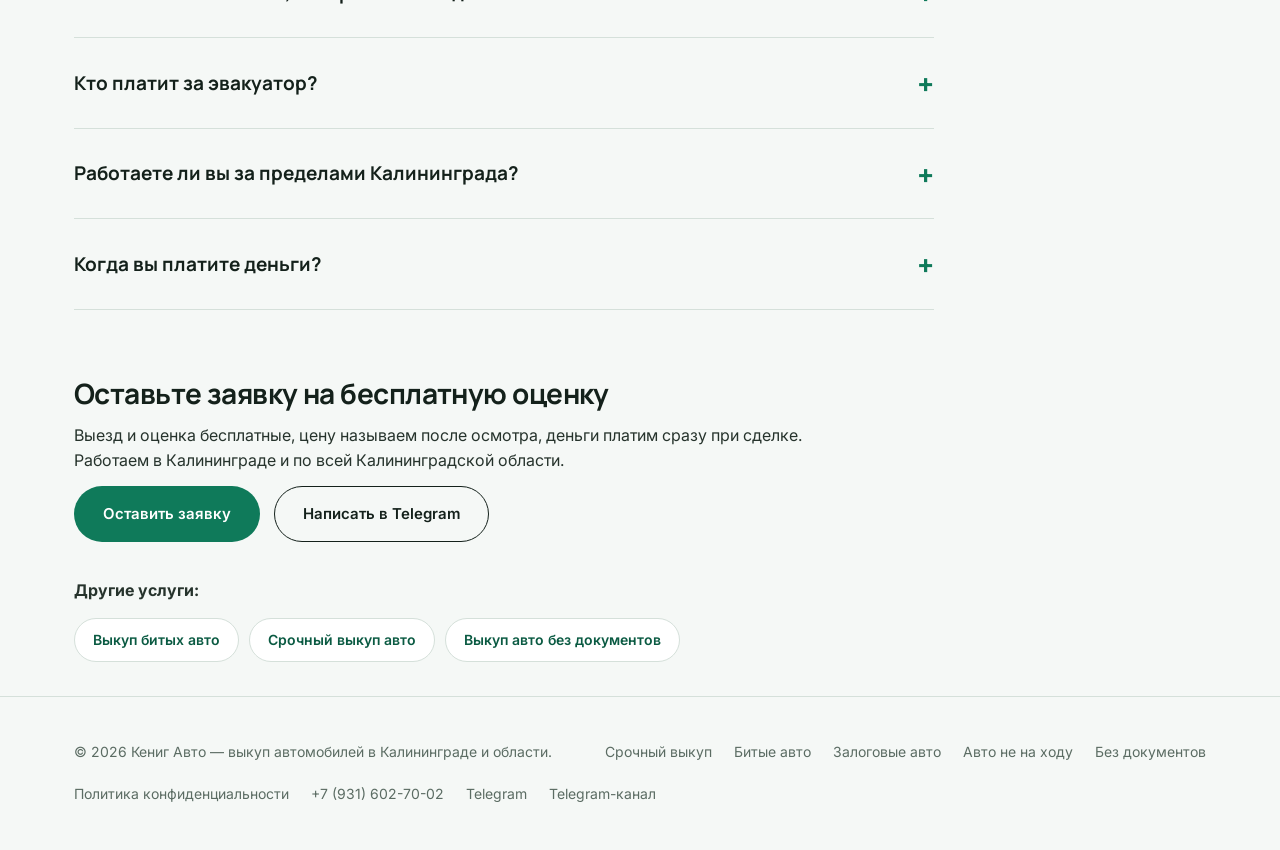
<file: vykup-avto-ne-na-hodu.html>
<!DOCTYPE html>
<html lang="ru">
<head>
<meta charset="UTF-8">
<meta name="viewport" content="width=device-width, initial-scale=1.0">
<title>Выкуп авто не на ходу и сломанных в Калининграде — Кениг Авто</title>
<meta name="description" content="Выкупаем сломанные автомобили и авто не на ходу в Калининграде и области. Заберём сами, все расходы на нас, оценка бесплатно.">
<meta name="robots" content="index, follow, max-image-preview:large">
<meta name="theme-color" content="#0f7a5a">
<link rel="canonical" href="https://murzzsite.github.io/kenigavto-vykup/vykup-avto-ne-na-hodu.html">
<meta property="og:type" content="website">
<meta property="og:locale" content="ru_RU">
<meta property="og:site_name" content="Кениг Авто">
<meta property="og:title" content="Выкуп авто не на ходу и сломанных в Калининграде — Кениг Авто">
<meta property="og:description" content="Выкупаем сломанные автомобили и авто не на ходу в Калининграде и области. Заберём сами, все расходы на нас, оценка бесплатно.">
<meta property="og:url" content="https://murzzsite.github.io/kenigavto-vykup/vykup-avto-ne-na-hodu.html">
<meta property="og:image" content="https://murzzsite.github.io/kenigavto-vykup/img/og.png">
<meta name="twitter:card" content="summary_large_image">
<script type="application/ld+json">{"@context": "https://schema.org", "@graph": [{"@type": "Organization", "@id": "https://murzzsite.github.io/kenigavto-vykup/#org", "name": "Кениг Авто", "url": "https://murzzsite.github.io/kenigavto-vykup/", "description": "Выкуп автомобилей в любом состоянии в Калининграде и Калининградской области с бесплатным выездом на оценку.", "telephone": "+79316027002", "areaServed": {"@type": "AdministrativeArea", "name": "Калининградская область"}, "sameAs": ["https://t.me/kenigavto39"], "contactPoint": {"@type": "ContactPoint", "telephone": "+79316027002", "contactType": "customer service", "availableLanguage": "ru"}}, {"@type": "WebSite", "@id": "https://murzzsite.github.io/kenigavto-vykup/#site", "url": "https://murzzsite.github.io/kenigavto-vykup/", "name": "Кениг Авто", "inLanguage": "ru-RU", "publisher": {"@id": "https://murzzsite.github.io/kenigavto-vykup/#org"}}, {"@type": "Service", "name": "Выкуп авто не на ходу и сломанных в Калининграде", "provider": {"@id": "https://murzzsite.github.io/kenigavto-vykup/#org"}, "areaServed": {"@type": "AdministrativeArea", "name": "Калининградская область"}, "description": "Выкупаем сломанные автомобили и авто не на ходу в Калининграде и области. Заберём сами, все расходы на нас, оценка бесплатно.", "url": "https://murzzsite.github.io/kenigavto-vykup/vykup-avto-ne-na-hodu.html"}, {"@type": "BreadcrumbList", "itemListElement": [{"@type": "ListItem", "position": 1, "name": "Кениг Авто", "item": "https://murzzsite.github.io/kenigavto-vykup/"}, {"@type": "ListItem", "position": 2, "name": "Выкуп авто не на ходу", "item": "https://murzzsite.github.io/kenigavto-vykup/vykup-avto-ne-na-hodu.html"}]}, {"@type": "FAQPage", "mainEntity": [{"@type": "Question", "name": "Возьмёте автомобиль, который не заводится?", "acceptedAnswer": {"@type": "Answer", "text": "Да, приедем и заберём его сами."}}, {"@type": "Question", "name": "Кто платит за эвакуатор?", "acceptedAnswer": {"@type": "Answer", "text": "Мы. Все расходы на забор автомобиля берём на себя."}}, {"@type": "Question", "name": "Работаете ли вы за пределами Калининграда?", "acceptedAnswer": {"@type": "Answer", "text": "Да, по всей Калининградской области."}}, {"@type": "Question", "name": "Когда вы платите деньги?", "acceptedAnswer": {"@type": "Answer", "text": "Деньги платим сразу при сделке."}}]}]}</script>
<link rel="icon" href="img/favicon.svg" type="image/svg+xml">
<link rel="preconnect" href="https://fonts.googleapis.com">
<link rel="preconnect" href="https://fonts.gstatic.com" crossorigin>
<link href="https://fonts.googleapis.com/css2?family=Manrope:wght@500;600;700;800&family=Inter:wght@400;500;600;700&display=swap" rel="stylesheet">
<link rel="stylesheet" href="styles.css">
<style>.sp{padding:56px 0 24px}.sp .crumbs{font-size:14px;color:var(--clr-text-soft);margin-bottom:18px}.sp .crumbs a{color:var(--clr-accent-dark);font-weight:600}.sp h1{font-size:40px;max-width:860px;margin-bottom:18px}.sp .lead{font-size:18px;color:var(--clr-text-soft);max-width:760px;margin-bottom:26px}.sp-sec{padding:34px 0}.sp-sec h2{font-size:28px;margin-bottom:14px}.sp-sec p{max-width:780px;margin-bottom:12px;color:var(--clr-text)}.sp-sec ul{max-width:780px;margin:6px 0 12px;display:grid;gap:10px}.sp-sec li{position:relative;padding-left:26px}.sp-sec li::before{content:"";position:absolute;left:0;top:9px;width:12px;height:7px;border-left:2.5px solid var(--clr-accent);border-bottom:2.5px solid var(--clr-accent);transform:rotate(-45deg)}.sp-links{display:flex;flex-wrap:wrap;gap:10px;margin-top:14px}.sp-links a{padding:10px 18px;border:1px solid var(--clr-line);border-radius:999px;background:#fff;font-weight:600;font-size:14px;color:var(--clr-accent-dark)}.sp-links a:hover{border-color:var(--clr-accent)}@media(max-width:700px){.sp h1{font-size:30px}.sp-sec h2{font-size:24px}}</style>
</head>
<body>
<svg width="0" height="0" style="position:absolute" aria-hidden="true"><defs>
<symbol id="i-car" viewBox="0 0 24 24"><path d="M4 16V12l2-5a2 2 0 0 1 1.9-1.3h8.2A2 2 0 0 1 18 7l2 5v4"/><path d="M3 16h18v3h-3v-1.5H6V19H3z"/><circle cx="7.5" cy="13.5" r=".8"/><circle cx="16.5" cy="13.5" r=".8"/></symbol>
<symbol id="i-pin" viewBox="0 0 24 24"><path d="M12 22s7-6.2 7-12a7 7 0 1 0-14 0c0 5.8 7 12 7 12z"/><circle cx="12" cy="10" r="2.5"/></symbol>
<symbol id="i-bolt" viewBox="0 0 24 24"><path d="M13 2 4 14h7l-1 8 9-12h-7z"/></symbol>
<symbol id="i-wrench" viewBox="0 0 24 24"><path d="M14.7 6.3a4 4 0 0 0-5.4 5.1L3 17.7 6.3 21l6.3-6.3a4 4 0 0 0 5.1-5.4l-2.6 2.6-2.4-.6-.6-2.4z"/></symbol>
<symbol id="i-crash" viewBox="0 0 24 24"><path d="m13 2-2 7 5 1-3 5 4 1-6 7 1-7-4-1 3-5-4-1z"/></symbol>
<symbol id="i-lock" viewBox="0 0 24 24"><rect x="5" y="11" width="14" height="10" rx="2"/><path d="M8 11V8a4 4 0 0 1 8 0v3"/></symbol>
<symbol id="i-hourglass" viewBox="0 0 24 24"><path d="M6 3h12M6 21h12"/><path d="M7 3c0 5 3 6 5 9-2 3-5 4-5 9M17 3c0 5-3 6-5 9 2 3 5 4 5 9"/></symbol>
<symbol id="i-key" viewBox="0 0 24 24"><circle cx="8" cy="15" r="4"/><path d="m11 12 9-9M16 7l3 3M14 9l2 2"/></symbol>
<symbol id="i-shield" viewBox="0 0 24 24"><path d="M12 3l8 3v6c0 5-3.5 8-8 9-4.5-1-8-4-8-9V6z"/><path d="m9 12 2 2 4-4"/></symbol>
<symbol id="i-file" viewBox="0 0 24 24"><path d="M6 3h8l4 4v14H6z"/><path d="M14 3v4h4M9 12h6M9 16h6"/></symbol>
<symbol id="i-clock" viewBox="0 0 24 24"><circle cx="12" cy="12" r="9"/><path d="M12 7v5l3 2"/></symbol>
<symbol id="i-check" viewBox="0 0 24 24"><path d="m5 12 5 5 9-10"/></symbol>
<symbol id="i-truck" viewBox="0 0 24 24"><path d="M2 6h11v10H2zM13 9h4l4 4v3h-8"/><circle cx="6.5" cy="17.5" r="1.8"/><circle cx="17.5" cy="17.5" r="1.8"/></symbol>
<symbol id="i-chat" viewBox="0 0 24 24"><path d="M21 12a8 8 0 0 1-11.5 7.2L3 21l1.8-5.5A8 8 0 1 1 21 12z"/></symbol>
<symbol id="i-phone" viewBox="0 0 24 24"><path d="M5 4h4l2 5-2.5 1.5a11 11 0 0 0 5 5L15 13l5 2v4a2 2 0 0 1-2 2A16 16 0 0 1 3 6a2 2 0 0 1 2-2z"/></symbol>
<symbol id="i-spark" viewBox="0 0 24 24"><path d="M12 2c.6 5 2.4 8.4 10 10-7.6 1.6-9.4 5-10 10-.6-5-2.4-8.4-10-10 7.6-1.6 9.4-5 10-10z" fill="currentColor" stroke="none"/></symbol>
</defs></svg>
<header class="header" id="header">
  <div class="header__inner">
    <a href="index.html" class="logo" aria-label="Кениг Авто — выкуп авто в Калининграде">
      <img src="img/logo.svg" alt="Кениг Авто" width="34" height="34">
      <span class="logo__t">Кениг Авто<small>Выкуп авто · Калининград</small></span>
    </a>
    <nav class="nav" id="nav">
      <a href="index.html#why">Почему мы</a>
      <a href="index.html#services">Что берём</a>
      <a href="index.html#pricing">Оценка</a>
      <a href="index.html#offers">Условия</a>
      <a href="index.html#process">Как работаем</a>
      <a href="index.html#faq">Вопросы</a>
      <a href="index.html#contact">Контакты</a>
    <!-- BLOGNAV:START --><!-- BLOGNAV:END --></nav>
    <div class="header__right">
      <a href="tel:+79316027002" class="header__phone">+7 (931) 602-70-02</a>
      <a href="index.html#contact" class="btn btn--primary">Оценить авто</a>
      <button class="burger" id="burger" aria-label="Меню"><span></span></button>
    </div>
  </div>
</header>
<main id="top">
<section class="sp"><div class="container">
<p class="crumbs"><a href="index.html">Главная</a> / Выкуп авто не на ходу</p>
<h1>Выкуп авто не на ходу и сломанных в Калининграде</h1>
<p class="lead">Автомобиль не заводится или не едет? Нам не нужно, чтобы он был на ходу: мы приедем, осмотрим и заберём его сами. Все расходы на забор берём на себя.</p>
<div class="hero__cta"><a href="index.html#contact" class="btn btn--primary">Оценить автомобиль бесплатно</a> <a href="tel:+79316027002" class="btn btn--outline">Позвонить +7 (931) 602-70-02</a></div>
</div></section>
<section class="sp-sec"><div class="container"><h2>Что мы берём</h2><p>Выкупаем автомобили с неисправным двигателем, коробкой, электрикой и ходовой, а также старые машины, которые давно стоят во дворе или гараже.</p><p>Искать эвакуатор и платить за него не нужно: мы забираем автомобиль сами, и все расходы на нас.</p></div></section>
<section class="sp-sec"><div class="container"><h2>Как проходит оценка</h2><ul><li>Вы описываете, что сломано, и присылаете фото</li><li>Мы приезжаем в удобное время</li><li>Осматриваем автомобиль и называем цену на месте</li><li>Если цена подходит, оформляем договор и забираем машину</li></ul></div></section>
<section class="sp-sec"><div class="container"><h2>Что вы получаете</h2><p>Выезд и оценку бесплатно, цену после осмотра, забор автомобиля за наш счёт и деньги сразу при сделке. Мы работаем по всей Калининградской области.</p></div></section>

<section class="sp-sec"><div class="container"><h2>Как проходит сделка</h2><div class="steps steps--4"><div class="step"><span class="step__n">1</span><h3>Заявка</h3><p>Опишите неисправность и где стоит автомобиль.</p></div><div class="step"><span class="step__n">2</span><h3>Выезд</h3><p>Приезжаем туда, где стоит машина.</p></div><div class="step"><span class="step__n">3</span><h3>Цена</h3><p>Называем цену после осмотра.</p></div><div class="step"><span class="step__n">4</span><h3>Забор и расчёт</h3><p>Забираем автомобиль и платим сразу.</p></div></div></div></section>
<section class="sp-sec"><div class="container"><h2>Частые вопросы</h2><div class="faq"><details class="faq__item"><summary>Возьмёте автомобиль, который не заводится?</summary><p>Да, приедем и заберём его сами.</p></details><details class="faq__item"><summary>Кто платит за эвакуатор?</summary><p>Мы. Все расходы на забор автомобиля берём на себя.</p></details><details class="faq__item"><summary>Работаете ли вы за пределами Калининграда?</summary><p>Да, по всей Калининградской области.</p></details><details class="faq__item"><summary>Когда вы платите деньги?</summary><p>Деньги платим сразу при сделке.</p></details></div></div></section>
<section class="sp-sec"><div class="container"><h2>Оставьте заявку на бесплатную оценку</h2><p>Выезд и оценка бесплатные, цену называем после осмотра, деньги платим сразу при сделке. Работаем в Калининграде и по всей Калининградской области.</p><div class="hero__cta"><a href="index.html#contact" class="btn btn--primary">Оставить заявку</a> <a href="https://t.me/kenigrent" target="_blank" rel="noopener" class="btn btn--outline">Написать в Telegram</a></div>
<p style="margin-top:22px"><b>Другие услуги:</b></p><div class="sp-links"><a href="vykup-bityh-avto.html">Выкуп битых авто</a><a href="srochnyj-vykup-avto.html">Срочный выкуп авто</a><a href="vykup-avto-bez-dokumentov.html">Выкуп авто без документов</a></div></div></section>
</main>
<footer class="footer">
  <div class="container footer__inner">
    <div>© <span id="year">2026</span> Кениг Авто — выкуп автомобилей в Калининграде и области.</div>
    <div class="footer__links">
      <a href="srochnyj-vykup-avto.html">Срочный выкуп</a>
      <a href="vykup-bityh-avto.html">Битые авто</a>
      <a href="vykup-zalogovyh-avto.html">Залоговые авто</a>
      <a href="vykup-avto-ne-na-hodu.html">Авто не на ходу</a>
      <a href="vykup-avto-bez-dokumentov.html">Без документов</a>
    </div>
    <div class="footer__links">
      <a href="privacy.html">Политика конфиденциальности</a>
      <a href="tel:+79316027002">+7 (931) 602-70-02</a>
      <a href="https://t.me/kenigrent" target="_blank" rel="noopener">Telegram</a>
      <a href="https://t.me/kenigavto39" target="_blank" rel="noopener">Telegram-канал</a>
    </div>
  </div>
</footer>
<a href="https://t.me/kenigrent" target="_blank" rel="noopener" class="fab" aria-label="Написать в Telegram">
  <svg viewBox="0 0 24 24" fill="none" stroke="currentColor" stroke-width="2" stroke-linecap="round" stroke-linejoin="round"><path d="m22 2-7 20-4-9-9-4z"/><path d="M22 2 11 13"/></svg>
  <span>Написать в Telegram</span>
</a>
<script src="script.js"></script>
</body>
</html>
</file>
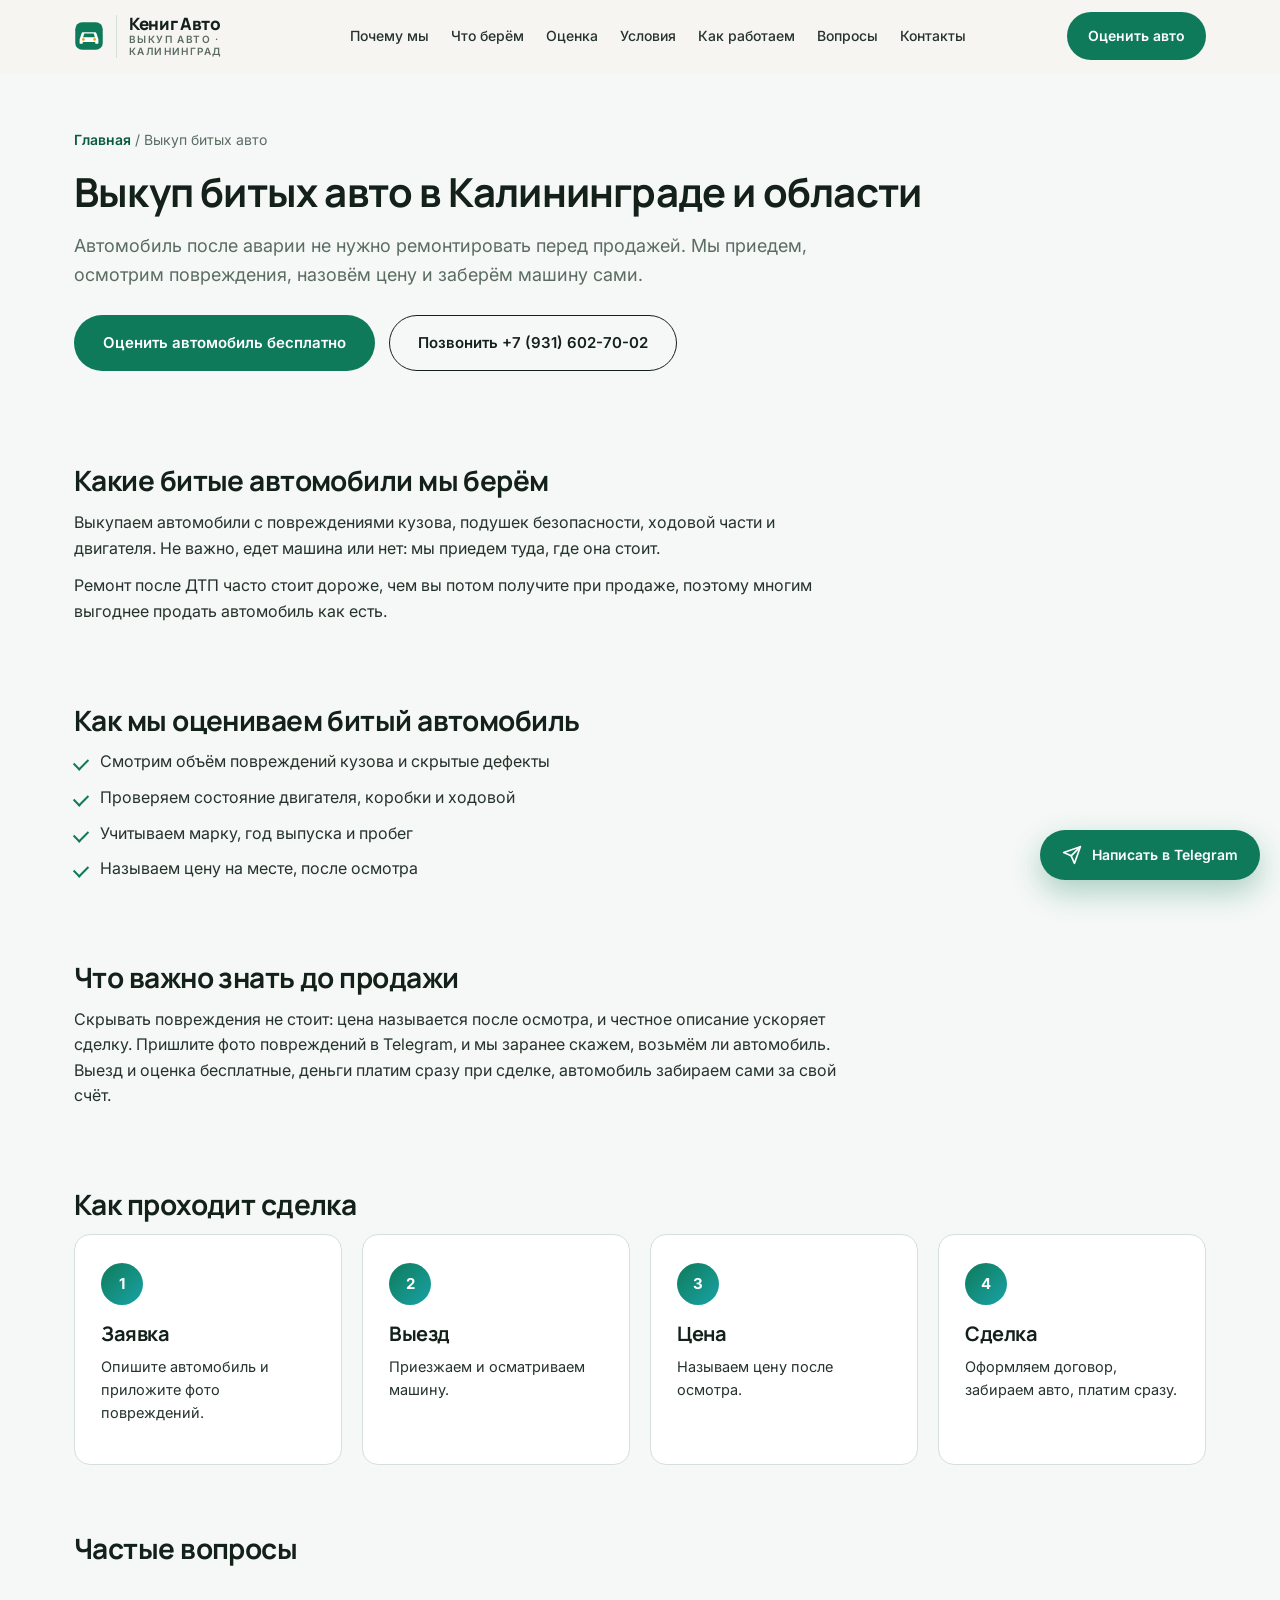
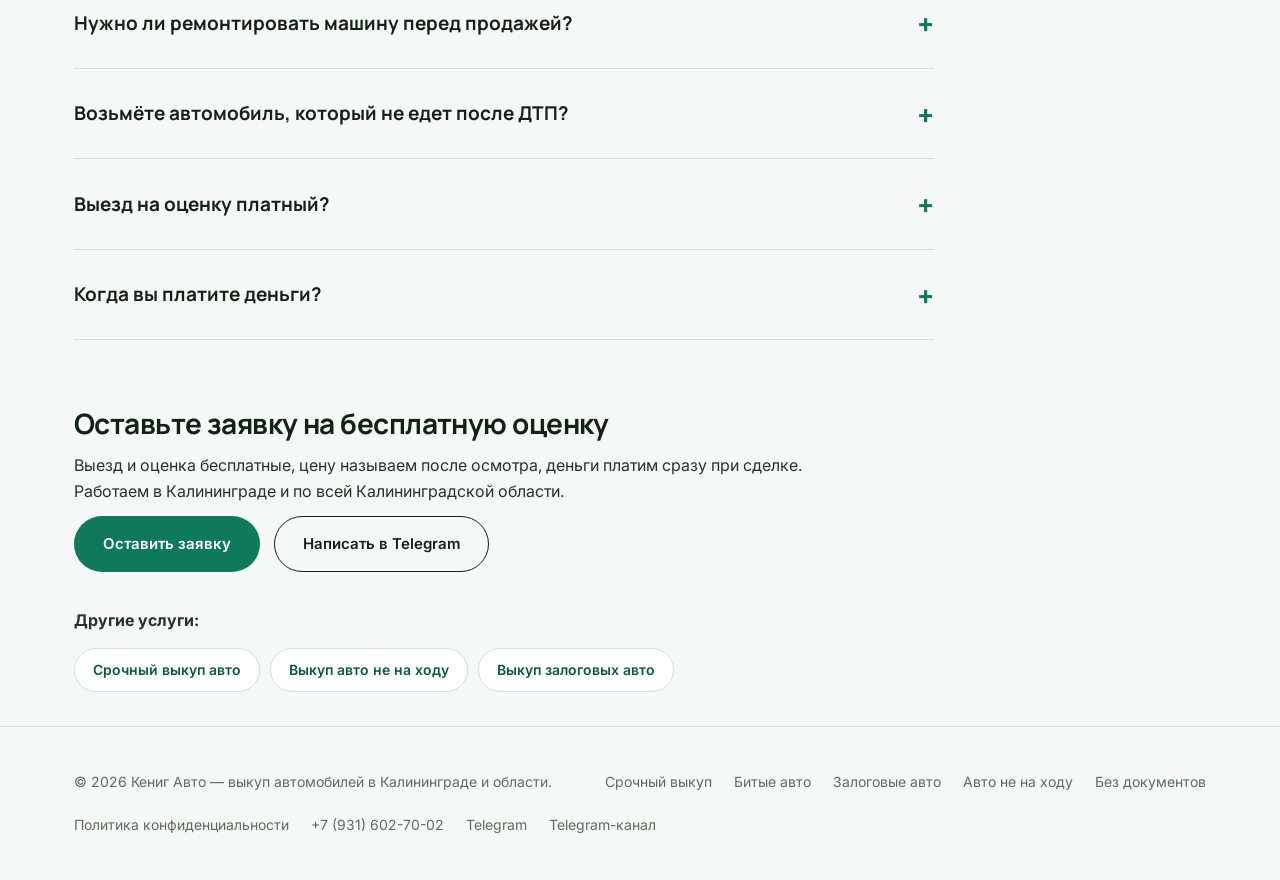
<file: vykup-bityh-avto.html>
<!DOCTYPE html>
<html lang="ru">
<head>
<meta charset="UTF-8">
<meta name="viewport" content="width=device-width, initial-scale=1.0">
<title>Выкуп битых авто в Калининграде после ДТП — Кениг Авто</title>
<meta name="description" content="Выкупаем битые автомобили после ДТП в Калининграде и области. Бесплатный выезд и оценка, забираем сами, деньги сразу.">
<meta name="robots" content="index, follow, max-image-preview:large">
<meta name="theme-color" content="#0f7a5a">
<link rel="canonical" href="https://murzzsite.github.io/kenigavto-vykup/vykup-bityh-avto.html">
<meta property="og:type" content="website">
<meta property="og:locale" content="ru_RU">
<meta property="og:site_name" content="Кениг Авто">
<meta property="og:title" content="Выкуп битых авто в Калининграде после ДТП — Кениг Авто">
<meta property="og:description" content="Выкупаем битые автомобили после ДТП в Калининграде и области. Бесплатный выезд и оценка, забираем сами, деньги сразу.">
<meta property="og:url" content="https://murzzsite.github.io/kenigavto-vykup/vykup-bityh-avto.html">
<meta property="og:image" content="https://murzzsite.github.io/kenigavto-vykup/img/og.png">
<meta name="twitter:card" content="summary_large_image">
<script type="application/ld+json">{"@context": "https://schema.org", "@graph": [{"@type": "Organization", "@id": "https://murzzsite.github.io/kenigavto-vykup/#org", "name": "Кениг Авто", "url": "https://murzzsite.github.io/kenigavto-vykup/", "description": "Выкуп автомобилей в любом состоянии в Калининграде и Калининградской области с бесплатным выездом на оценку.", "telephone": "+79316027002", "areaServed": {"@type": "AdministrativeArea", "name": "Калининградская область"}, "sameAs": ["https://t.me/kenigavto39"], "contactPoint": {"@type": "ContactPoint", "telephone": "+79316027002", "contactType": "customer service", "availableLanguage": "ru"}}, {"@type": "WebSite", "@id": "https://murzzsite.github.io/kenigavto-vykup/#site", "url": "https://murzzsite.github.io/kenigavto-vykup/", "name": "Кениг Авто", "inLanguage": "ru-RU", "publisher": {"@id": "https://murzzsite.github.io/kenigavto-vykup/#org"}}, {"@type": "Service", "name": "Выкуп битых авто в Калининграде и области", "provider": {"@id": "https://murzzsite.github.io/kenigavto-vykup/#org"}, "areaServed": {"@type": "AdministrativeArea", "name": "Калининградская область"}, "description": "Выкупаем битые автомобили после ДТП в Калининграде и области. Бесплатный выезд и оценка, забираем сами, деньги сразу.", "url": "https://murzzsite.github.io/kenigavto-vykup/vykup-bityh-avto.html"}, {"@type": "BreadcrumbList", "itemListElement": [{"@type": "ListItem", "position": 1, "name": "Кениг Авто", "item": "https://murzzsite.github.io/kenigavto-vykup/"}, {"@type": "ListItem", "position": 2, "name": "Выкуп битых авто", "item": "https://murzzsite.github.io/kenigavto-vykup/vykup-bityh-avto.html"}]}, {"@type": "FAQPage", "mainEntity": [{"@type": "Question", "name": "Нужно ли ремонтировать машину перед продажей?", "acceptedAnswer": {"@type": "Answer", "text": "Нет. Мы оцениваем автомобиль как есть, ремонтировать ничего не нужно."}}, {"@type": "Question", "name": "Возьмёте автомобиль, который не едет после ДТП?", "acceptedAnswer": {"@type": "Answer", "text": "Да. Мы приедем и заберём автомобиль сами, все расходы на нас."}}, {"@type": "Question", "name": "Выезд на оценку платный?", "acceptedAnswer": {"@type": "Answer", "text": "Нет, выезд и оценка бесплатные."}}, {"@type": "Question", "name": "Когда вы платите деньги?", "acceptedAnswer": {"@type": "Answer", "text": "Деньги платим сразу при сделке."}}]}]}</script>
<link rel="icon" href="img/favicon.svg" type="image/svg+xml">
<link rel="preconnect" href="https://fonts.googleapis.com">
<link rel="preconnect" href="https://fonts.gstatic.com" crossorigin>
<link href="https://fonts.googleapis.com/css2?family=Manrope:wght@500;600;700;800&family=Inter:wght@400;500;600;700&display=swap" rel="stylesheet">
<link rel="stylesheet" href="styles.css">
<style>.sp{padding:56px 0 24px}.sp .crumbs{font-size:14px;color:var(--clr-text-soft);margin-bottom:18px}.sp .crumbs a{color:var(--clr-accent-dark);font-weight:600}.sp h1{font-size:40px;max-width:860px;margin-bottom:18px}.sp .lead{font-size:18px;color:var(--clr-text-soft);max-width:760px;margin-bottom:26px}.sp-sec{padding:34px 0}.sp-sec h2{font-size:28px;margin-bottom:14px}.sp-sec p{max-width:780px;margin-bottom:12px;color:var(--clr-text)}.sp-sec ul{max-width:780px;margin:6px 0 12px;display:grid;gap:10px}.sp-sec li{position:relative;padding-left:26px}.sp-sec li::before{content:"";position:absolute;left:0;top:9px;width:12px;height:7px;border-left:2.5px solid var(--clr-accent);border-bottom:2.5px solid var(--clr-accent);transform:rotate(-45deg)}.sp-links{display:flex;flex-wrap:wrap;gap:10px;margin-top:14px}.sp-links a{padding:10px 18px;border:1px solid var(--clr-line);border-radius:999px;background:#fff;font-weight:600;font-size:14px;color:var(--clr-accent-dark)}.sp-links a:hover{border-color:var(--clr-accent)}@media(max-width:700px){.sp h1{font-size:30px}.sp-sec h2{font-size:24px}}</style>
</head>
<body>
<svg width="0" height="0" style="position:absolute" aria-hidden="true"><defs>
<symbol id="i-car" viewBox="0 0 24 24"><path d="M4 16V12l2-5a2 2 0 0 1 1.9-1.3h8.2A2 2 0 0 1 18 7l2 5v4"/><path d="M3 16h18v3h-3v-1.5H6V19H3z"/><circle cx="7.5" cy="13.5" r=".8"/><circle cx="16.5" cy="13.5" r=".8"/></symbol>
<symbol id="i-pin" viewBox="0 0 24 24"><path d="M12 22s7-6.2 7-12a7 7 0 1 0-14 0c0 5.8 7 12 7 12z"/><circle cx="12" cy="10" r="2.5"/></symbol>
<symbol id="i-bolt" viewBox="0 0 24 24"><path d="M13 2 4 14h7l-1 8 9-12h-7z"/></symbol>
<symbol id="i-wrench" viewBox="0 0 24 24"><path d="M14.7 6.3a4 4 0 0 0-5.4 5.1L3 17.7 6.3 21l6.3-6.3a4 4 0 0 0 5.1-5.4l-2.6 2.6-2.4-.6-.6-2.4z"/></symbol>
<symbol id="i-crash" viewBox="0 0 24 24"><path d="m13 2-2 7 5 1-3 5 4 1-6 7 1-7-4-1 3-5-4-1z"/></symbol>
<symbol id="i-lock" viewBox="0 0 24 24"><rect x="5" y="11" width="14" height="10" rx="2"/><path d="M8 11V8a4 4 0 0 1 8 0v3"/></symbol>
<symbol id="i-hourglass" viewBox="0 0 24 24"><path d="M6 3h12M6 21h12"/><path d="M7 3c0 5 3 6 5 9-2 3-5 4-5 9M17 3c0 5-3 6-5 9 2 3 5 4 5 9"/></symbol>
<symbol id="i-key" viewBox="0 0 24 24"><circle cx="8" cy="15" r="4"/><path d="m11 12 9-9M16 7l3 3M14 9l2 2"/></symbol>
<symbol id="i-shield" viewBox="0 0 24 24"><path d="M12 3l8 3v6c0 5-3.5 8-8 9-4.5-1-8-4-8-9V6z"/><path d="m9 12 2 2 4-4"/></symbol>
<symbol id="i-file" viewBox="0 0 24 24"><path d="M6 3h8l4 4v14H6z"/><path d="M14 3v4h4M9 12h6M9 16h6"/></symbol>
<symbol id="i-clock" viewBox="0 0 24 24"><circle cx="12" cy="12" r="9"/><path d="M12 7v5l3 2"/></symbol>
<symbol id="i-check" viewBox="0 0 24 24"><path d="m5 12 5 5 9-10"/></symbol>
<symbol id="i-truck" viewBox="0 0 24 24"><path d="M2 6h11v10H2zM13 9h4l4 4v3h-8"/><circle cx="6.5" cy="17.5" r="1.8"/><circle cx="17.5" cy="17.5" r="1.8"/></symbol>
<symbol id="i-chat" viewBox="0 0 24 24"><path d="M21 12a8 8 0 0 1-11.5 7.2L3 21l1.8-5.5A8 8 0 1 1 21 12z"/></symbol>
<symbol id="i-phone" viewBox="0 0 24 24"><path d="M5 4h4l2 5-2.5 1.5a11 11 0 0 0 5 5L15 13l5 2v4a2 2 0 0 1-2 2A16 16 0 0 1 3 6a2 2 0 0 1 2-2z"/></symbol>
<symbol id="i-spark" viewBox="0 0 24 24"><path d="M12 2c.6 5 2.4 8.4 10 10-7.6 1.6-9.4 5-10 10-.6-5-2.4-8.4-10-10 7.6-1.6 9.4-5 10-10z" fill="currentColor" stroke="none"/></symbol>
</defs></svg>
<header class="header" id="header">
  <div class="header__inner">
    <a href="index.html" class="logo" aria-label="Кениг Авто — выкуп авто в Калининграде">
      <img src="img/logo.svg" alt="Кениг Авто" width="34" height="34">
      <span class="logo__t">Кениг Авто<small>Выкуп авто · Калининград</small></span>
    </a>
    <nav class="nav" id="nav">
      <a href="index.html#why">Почему мы</a>
      <a href="index.html#services">Что берём</a>
      <a href="index.html#pricing">Оценка</a>
      <a href="index.html#offers">Условия</a>
      <a href="index.html#process">Как работаем</a>
      <a href="index.html#faq">Вопросы</a>
      <a href="index.html#contact">Контакты</a>
    <!-- BLOGNAV:START --><!-- BLOGNAV:END --></nav>
    <div class="header__right">
      <a href="tel:+79316027002" class="header__phone">+7 (931) 602-70-02</a>
      <a href="index.html#contact" class="btn btn--primary">Оценить авто</a>
      <button class="burger" id="burger" aria-label="Меню"><span></span></button>
    </div>
  </div>
</header>
<main id="top">
<section class="sp"><div class="container">
<p class="crumbs"><a href="index.html">Главная</a> / Выкуп битых авто</p>
<h1>Выкуп битых авто в Калининграде и области</h1>
<p class="lead">Автомобиль после аварии не нужно ремонтировать перед продажей. Мы приедем, осмотрим повреждения, назовём цену и заберём машину сами.</p>
<div class="hero__cta"><a href="index.html#contact" class="btn btn--primary">Оценить автомобиль бесплатно</a> <a href="tel:+79316027002" class="btn btn--outline">Позвонить +7 (931) 602-70-02</a></div>
</div></section>
<section class="sp-sec"><div class="container"><h2>Какие битые автомобили мы берём</h2><p>Выкупаем автомобили с повреждениями кузова, подушек безопасности, ходовой части и двигателя. Не важно, едет машина или нет: мы приедем туда, где она стоит.</p><p>Ремонт после ДТП часто стоит дороже, чем вы потом получите при продаже, поэтому многим выгоднее продать автомобиль как есть.</p></div></section>
<section class="sp-sec"><div class="container"><h2>Как мы оцениваем битый автомобиль</h2><ul><li>Смотрим объём повреждений кузова и скрытые дефекты</li><li>Проверяем состояние двигателя, коробки и ходовой</li><li>Учитываем марку, год выпуска и пробег</li><li>Называем цену на месте, после осмотра</li></ul></div></section>
<section class="sp-sec"><div class="container"><h2>Что важно знать до продажи</h2><p>Скрывать повреждения не стоит: цена называется после осмотра, и честное описание ускоряет сделку. Пришлите фото повреждений в Telegram, и мы заранее скажем, возьмём ли автомобиль. Выезд и оценка бесплатные, деньги платим сразу при сделке, автомобиль забираем сами за свой счёт.</p></div></section>

<section class="sp-sec"><div class="container"><h2>Как проходит сделка</h2><div class="steps steps--4"><div class="step"><span class="step__n">1</span><h3>Заявка</h3><p>Опишите автомобиль и приложите фото повреждений.</p></div><div class="step"><span class="step__n">2</span><h3>Выезд</h3><p>Приезжаем и осматриваем машину.</p></div><div class="step"><span class="step__n">3</span><h3>Цена</h3><p>Называем цену после осмотра.</p></div><div class="step"><span class="step__n">4</span><h3>Сделка</h3><p>Оформляем договор, забираем авто, платим сразу.</p></div></div></div></section>
<section class="sp-sec"><div class="container"><h2>Частые вопросы</h2><div class="faq"><details class="faq__item"><summary>Нужно ли ремонтировать машину перед продажей?</summary><p>Нет. Мы оцениваем автомобиль как есть, ремонтировать ничего не нужно.</p></details><details class="faq__item"><summary>Возьмёте автомобиль, который не едет после ДТП?</summary><p>Да. Мы приедем и заберём автомобиль сами, все расходы на нас.</p></details><details class="faq__item"><summary>Выезд на оценку платный?</summary><p>Нет, выезд и оценка бесплатные.</p></details><details class="faq__item"><summary>Когда вы платите деньги?</summary><p>Деньги платим сразу при сделке.</p></details></div></div></section>
<section class="sp-sec"><div class="container"><h2>Оставьте заявку на бесплатную оценку</h2><p>Выезд и оценка бесплатные, цену называем после осмотра, деньги платим сразу при сделке. Работаем в Калининграде и по всей Калининградской области.</p><div class="hero__cta"><a href="index.html#contact" class="btn btn--primary">Оставить заявку</a> <a href="https://t.me/kenigrent" target="_blank" rel="noopener" class="btn btn--outline">Написать в Telegram</a></div>
<p style="margin-top:22px"><b>Другие услуги:</b></p><div class="sp-links"><a href="srochnyj-vykup-avto.html">Срочный выкуп авто</a><a href="vykup-avto-ne-na-hodu.html">Выкуп авто не на ходу</a><a href="vykup-zalogovyh-avto.html">Выкуп залоговых авто</a></div></div></section>
</main>
<footer class="footer">
  <div class="container footer__inner">
    <div>© <span id="year">2026</span> Кениг Авто — выкуп автомобилей в Калининграде и области.</div>
    <div class="footer__links">
      <a href="srochnyj-vykup-avto.html">Срочный выкуп</a>
      <a href="vykup-bityh-avto.html">Битые авто</a>
      <a href="vykup-zalogovyh-avto.html">Залоговые авто</a>
      <a href="vykup-avto-ne-na-hodu.html">Авто не на ходу</a>
      <a href="vykup-avto-bez-dokumentov.html">Без документов</a>
    </div>
    <div class="footer__links">
      <a href="privacy.html">Политика конфиденциальности</a>
      <a href="tel:+79316027002">+7 (931) 602-70-02</a>
      <a href="https://t.me/kenigrent" target="_blank" rel="noopener">Telegram</a>
      <a href="https://t.me/kenigavto39" target="_blank" rel="noopener">Telegram-канал</a>
    </div>
  </div>
</footer>
<a href="https://t.me/kenigrent" target="_blank" rel="noopener" class="fab" aria-label="Написать в Telegram">
  <svg viewBox="0 0 24 24" fill="none" stroke="currentColor" stroke-width="2" stroke-linecap="round" stroke-linejoin="round"><path d="m22 2-7 20-4-9-9-4z"/><path d="M22 2 11 13"/></svg>
  <span>Написать в Telegram</span>
</a>
<script src="script.js"></script>
</body>
</html>
</file>
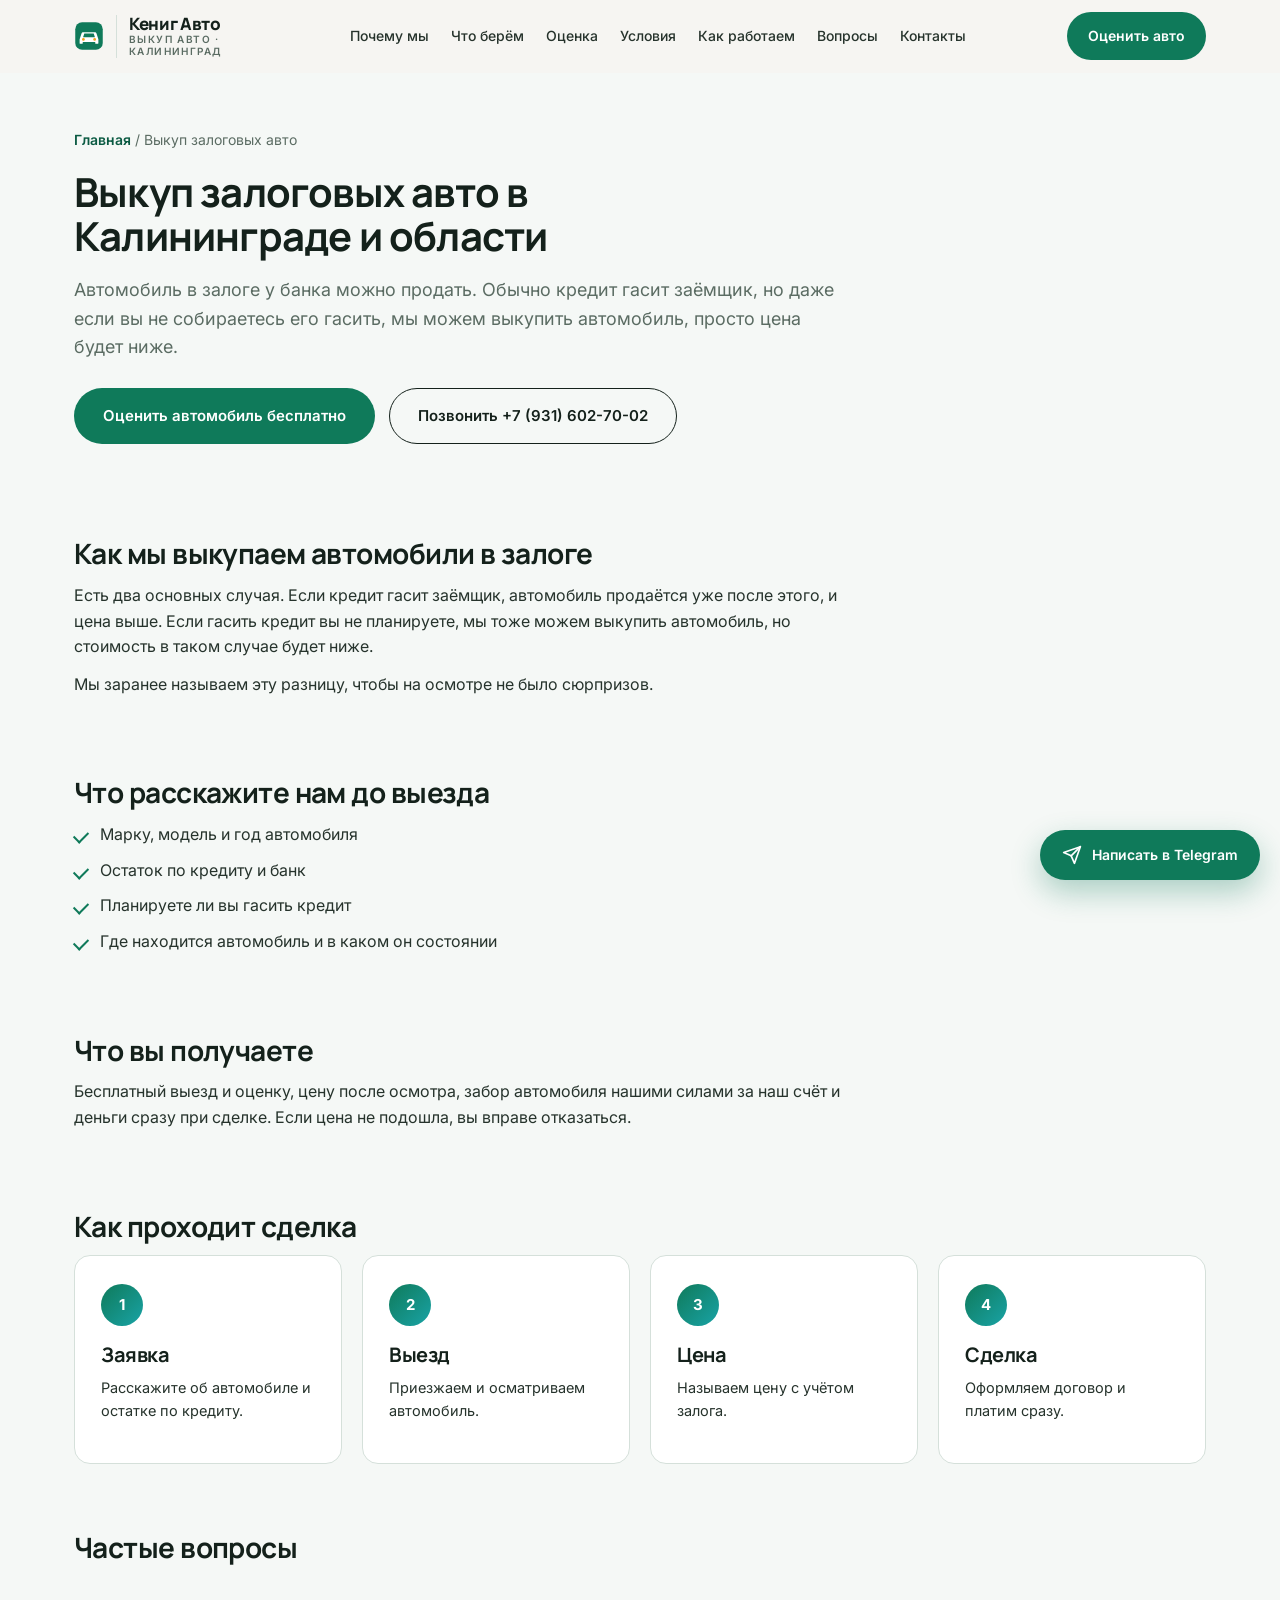
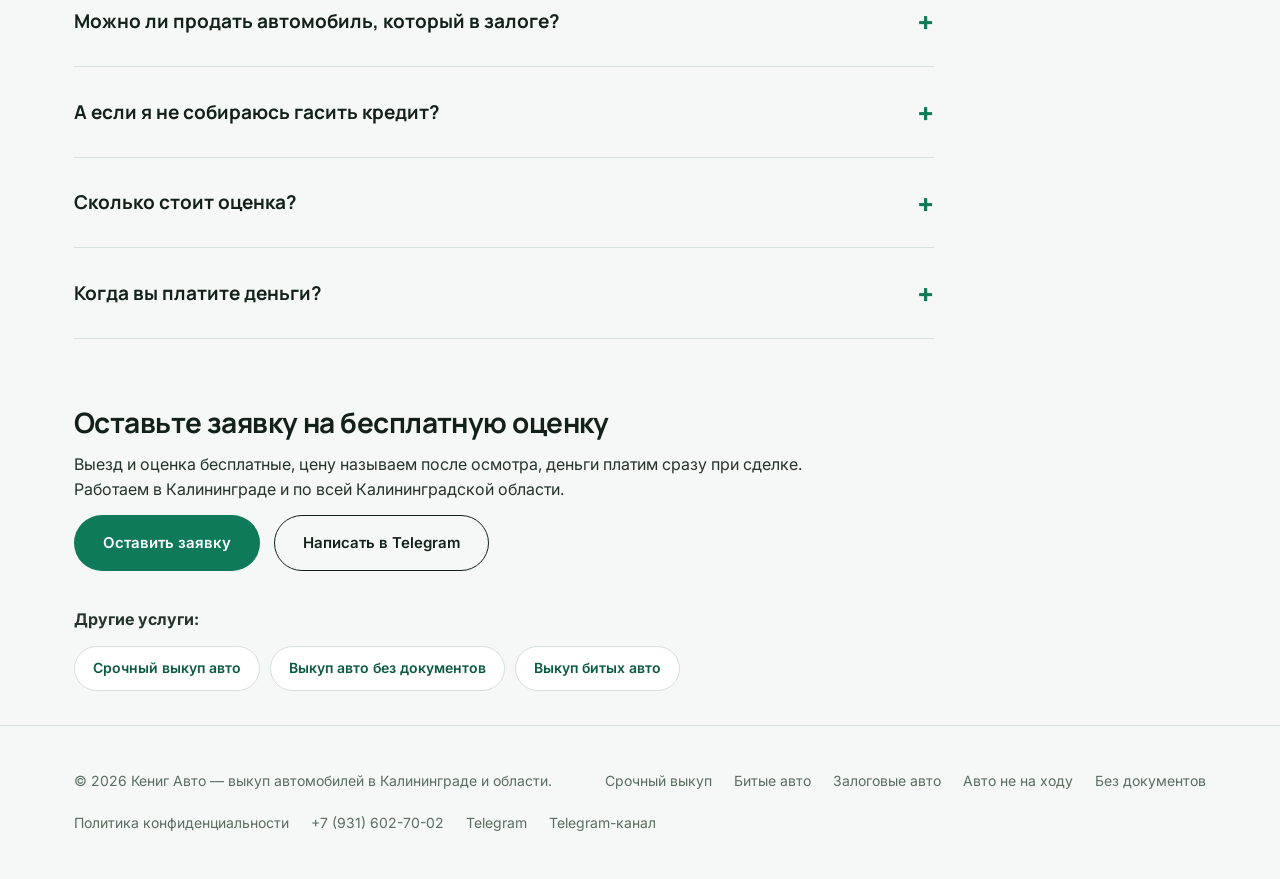
<file: vykup-zalogovyh-avto.html>
<!DOCTYPE html>
<html lang="ru">
<head>
<meta charset="UTF-8">
<meta name="viewport" content="width=device-width, initial-scale=1.0">
<title>Выкуп залоговых авто в Калининграде и области — Кениг Авто</title>
<meta name="description" content="Выкупаем залоговые автомобили в Калининграде и области. Обычно кредит гасит заёмщик, если нет, выкупим дешевле. Бесплатный выезд.">
<meta name="robots" content="index, follow, max-image-preview:large">
<meta name="theme-color" content="#0f7a5a">
<link rel="canonical" href="https://murzzsite.github.io/kenigavto-vykup/vykup-zalogovyh-avto.html">
<meta property="og:type" content="website">
<meta property="og:locale" content="ru_RU">
<meta property="og:site_name" content="Кениг Авто">
<meta property="og:title" content="Выкуп залоговых авто в Калининграде и области — Кениг Авто">
<meta property="og:description" content="Выкупаем залоговые автомобили в Калининграде и области. Обычно кредит гасит заёмщик, если нет, выкупим дешевле. Бесплатный выезд.">
<meta property="og:url" content="https://murzzsite.github.io/kenigavto-vykup/vykup-zalogovyh-avto.html">
<meta property="og:image" content="https://murzzsite.github.io/kenigavto-vykup/img/og.png">
<meta name="twitter:card" content="summary_large_image">
<script type="application/ld+json">{"@context": "https://schema.org", "@graph": [{"@type": "Organization", "@id": "https://murzzsite.github.io/kenigavto-vykup/#org", "name": "Кениг Авто", "url": "https://murzzsite.github.io/kenigavto-vykup/", "description": "Выкуп автомобилей в любом состоянии в Калининграде и Калининградской области с бесплатным выездом на оценку.", "telephone": "+79316027002", "areaServed": {"@type": "AdministrativeArea", "name": "Калининградская область"}, "sameAs": ["https://t.me/kenigavto39"], "contactPoint": {"@type": "ContactPoint", "telephone": "+79316027002", "contactType": "customer service", "availableLanguage": "ru"}}, {"@type": "WebSite", "@id": "https://murzzsite.github.io/kenigavto-vykup/#site", "url": "https://murzzsite.github.io/kenigavto-vykup/", "name": "Кениг Авто", "inLanguage": "ru-RU", "publisher": {"@id": "https://murzzsite.github.io/kenigavto-vykup/#org"}}, {"@type": "Service", "name": "Выкуп залоговых авто в Калининграде и области", "provider": {"@id": "https://murzzsite.github.io/kenigavto-vykup/#org"}, "areaServed": {"@type": "AdministrativeArea", "name": "Калининградская область"}, "description": "Выкупаем залоговые автомобили в Калининграде и области. Обычно кредит гасит заёмщик, если нет, выкупим дешевле. Бесплатный выезд.", "url": "https://murzzsite.github.io/kenigavto-vykup/vykup-zalogovyh-avto.html"}, {"@type": "BreadcrumbList", "itemListElement": [{"@type": "ListItem", "position": 1, "name": "Кениг Авто", "item": "https://murzzsite.github.io/kenigavto-vykup/"}, {"@type": "ListItem", "position": 2, "name": "Выкуп залоговых авто", "item": "https://murzzsite.github.io/kenigavto-vykup/vykup-zalogovyh-avto.html"}]}, {"@type": "FAQPage", "mainEntity": [{"@type": "Question", "name": "Можно ли продать автомобиль, который в залоге?", "acceptedAnswer": {"@type": "Answer", "text": "Да. Обычно кредит гасит заёмщик, и автомобиль продаётся после этого."}}, {"@type": "Question", "name": "А если я не собираюсь гасить кредит?", "acceptedAnswer": {"@type": "Answer", "text": "Мы всё равно можем выкупить такой автомобиль, но цена будет ниже, чем при погашенном кредите."}}, {"@type": "Question", "name": "Сколько стоит оценка?", "acceptedAnswer": {"@type": "Answer", "text": "Ничего, выезд и оценка бесплатные."}}, {"@type": "Question", "name": "Когда вы платите деньги?", "acceptedAnswer": {"@type": "Answer", "text": "Деньги платим сразу при сделке."}}]}]}</script>
<link rel="icon" href="img/favicon.svg" type="image/svg+xml">
<link rel="preconnect" href="https://fonts.googleapis.com">
<link rel="preconnect" href="https://fonts.gstatic.com" crossorigin>
<link href="https://fonts.googleapis.com/css2?family=Manrope:wght@500;600;700;800&family=Inter:wght@400;500;600;700&display=swap" rel="stylesheet">
<link rel="stylesheet" href="styles.css">
<style>.sp{padding:56px 0 24px}.sp .crumbs{font-size:14px;color:var(--clr-text-soft);margin-bottom:18px}.sp .crumbs a{color:var(--clr-accent-dark);font-weight:600}.sp h1{font-size:40px;max-width:860px;margin-bottom:18px}.sp .lead{font-size:18px;color:var(--clr-text-soft);max-width:760px;margin-bottom:26px}.sp-sec{padding:34px 0}.sp-sec h2{font-size:28px;margin-bottom:14px}.sp-sec p{max-width:780px;margin-bottom:12px;color:var(--clr-text)}.sp-sec ul{max-width:780px;margin:6px 0 12px;display:grid;gap:10px}.sp-sec li{position:relative;padding-left:26px}.sp-sec li::before{content:"";position:absolute;left:0;top:9px;width:12px;height:7px;border-left:2.5px solid var(--clr-accent);border-bottom:2.5px solid var(--clr-accent);transform:rotate(-45deg)}.sp-links{display:flex;flex-wrap:wrap;gap:10px;margin-top:14px}.sp-links a{padding:10px 18px;border:1px solid var(--clr-line);border-radius:999px;background:#fff;font-weight:600;font-size:14px;color:var(--clr-accent-dark)}.sp-links a:hover{border-color:var(--clr-accent)}@media(max-width:700px){.sp h1{font-size:30px}.sp-sec h2{font-size:24px}}</style>
</head>
<body>
<svg width="0" height="0" style="position:absolute" aria-hidden="true"><defs>
<symbol id="i-car" viewBox="0 0 24 24"><path d="M4 16V12l2-5a2 2 0 0 1 1.9-1.3h8.2A2 2 0 0 1 18 7l2 5v4"/><path d="M3 16h18v3h-3v-1.5H6V19H3z"/><circle cx="7.5" cy="13.5" r=".8"/><circle cx="16.5" cy="13.5" r=".8"/></symbol>
<symbol id="i-pin" viewBox="0 0 24 24"><path d="M12 22s7-6.2 7-12a7 7 0 1 0-14 0c0 5.8 7 12 7 12z"/><circle cx="12" cy="10" r="2.5"/></symbol>
<symbol id="i-bolt" viewBox="0 0 24 24"><path d="M13 2 4 14h7l-1 8 9-12h-7z"/></symbol>
<symbol id="i-wrench" viewBox="0 0 24 24"><path d="M14.7 6.3a4 4 0 0 0-5.4 5.1L3 17.7 6.3 21l6.3-6.3a4 4 0 0 0 5.1-5.4l-2.6 2.6-2.4-.6-.6-2.4z"/></symbol>
<symbol id="i-crash" viewBox="0 0 24 24"><path d="m13 2-2 7 5 1-3 5 4 1-6 7 1-7-4-1 3-5-4-1z"/></symbol>
<symbol id="i-lock" viewBox="0 0 24 24"><rect x="5" y="11" width="14" height="10" rx="2"/><path d="M8 11V8a4 4 0 0 1 8 0v3"/></symbol>
<symbol id="i-hourglass" viewBox="0 0 24 24"><path d="M6 3h12M6 21h12"/><path d="M7 3c0 5 3 6 5 9-2 3-5 4-5 9M17 3c0 5-3 6-5 9 2 3 5 4 5 9"/></symbol>
<symbol id="i-key" viewBox="0 0 24 24"><circle cx="8" cy="15" r="4"/><path d="m11 12 9-9M16 7l3 3M14 9l2 2"/></symbol>
<symbol id="i-shield" viewBox="0 0 24 24"><path d="M12 3l8 3v6c0 5-3.5 8-8 9-4.5-1-8-4-8-9V6z"/><path d="m9 12 2 2 4-4"/></symbol>
<symbol id="i-file" viewBox="0 0 24 24"><path d="M6 3h8l4 4v14H6z"/><path d="M14 3v4h4M9 12h6M9 16h6"/></symbol>
<symbol id="i-clock" viewBox="0 0 24 24"><circle cx="12" cy="12" r="9"/><path d="M12 7v5l3 2"/></symbol>
<symbol id="i-check" viewBox="0 0 24 24"><path d="m5 12 5 5 9-10"/></symbol>
<symbol id="i-truck" viewBox="0 0 24 24"><path d="M2 6h11v10H2zM13 9h4l4 4v3h-8"/><circle cx="6.5" cy="17.5" r="1.8"/><circle cx="17.5" cy="17.5" r="1.8"/></symbol>
<symbol id="i-chat" viewBox="0 0 24 24"><path d="M21 12a8 8 0 0 1-11.5 7.2L3 21l1.8-5.5A8 8 0 1 1 21 12z"/></symbol>
<symbol id="i-phone" viewBox="0 0 24 24"><path d="M5 4h4l2 5-2.5 1.5a11 11 0 0 0 5 5L15 13l5 2v4a2 2 0 0 1-2 2A16 16 0 0 1 3 6a2 2 0 0 1 2-2z"/></symbol>
<symbol id="i-spark" viewBox="0 0 24 24"><path d="M12 2c.6 5 2.4 8.4 10 10-7.6 1.6-9.4 5-10 10-.6-5-2.4-8.4-10-10 7.6-1.6 9.4-5 10-10z" fill="currentColor" stroke="none"/></symbol>
</defs></svg>
<header class="header" id="header">
  <div class="header__inner">
    <a href="index.html" class="logo" aria-label="Кениг Авто — выкуп авто в Калининграде">
      <img src="img/logo.svg" alt="Кениг Авто" width="34" height="34">
      <span class="logo__t">Кениг Авто<small>Выкуп авто · Калининград</small></span>
    </a>
    <nav class="nav" id="nav">
      <a href="index.html#why">Почему мы</a>
      <a href="index.html#services">Что берём</a>
      <a href="index.html#pricing">Оценка</a>
      <a href="index.html#offers">Условия</a>
      <a href="index.html#process">Как работаем</a>
      <a href="index.html#faq">Вопросы</a>
      <a href="index.html#contact">Контакты</a>
    <!-- BLOGNAV:START --><!-- BLOGNAV:END --></nav>
    <div class="header__right">
      <a href="tel:+79316027002" class="header__phone">+7 (931) 602-70-02</a>
      <a href="index.html#contact" class="btn btn--primary">Оценить авто</a>
      <button class="burger" id="burger" aria-label="Меню"><span></span></button>
    </div>
  </div>
</header>
<main id="top">
<section class="sp"><div class="container">
<p class="crumbs"><a href="index.html">Главная</a> / Выкуп залоговых авто</p>
<h1>Выкуп залоговых авто в Калининграде и области</h1>
<p class="lead">Автомобиль в залоге у банка можно продать. Обычно кредит гасит заёмщик, но даже если вы не собираетесь его гасить, мы можем выкупить автомобиль, просто цена будет ниже.</p>
<div class="hero__cta"><a href="index.html#contact" class="btn btn--primary">Оценить автомобиль бесплатно</a> <a href="tel:+79316027002" class="btn btn--outline">Позвонить +7 (931) 602-70-02</a></div>
</div></section>
<section class="sp-sec"><div class="container"><h2>Как мы выкупаем автомобили в залоге</h2><p>Есть два основных случая. Если кредит гасит заёмщик, автомобиль продаётся уже после этого, и цена выше. Если гасить кредит вы не планируете, мы тоже можем выкупить автомобиль, но стоимость в таком случае будет ниже.</p><p>Мы заранее называем эту разницу, чтобы на осмотре не было сюрпризов.</p></div></section>
<section class="sp-sec"><div class="container"><h2>Что расскажите нам до выезда</h2><ul><li>Марку, модель и год автомобиля</li><li>Остаток по кредиту и банк</li><li>Планируете ли вы гасить кредит</li><li>Где находится автомобиль и в каком он состоянии</li></ul></div></section>
<section class="sp-sec"><div class="container"><h2>Что вы получаете</h2><p>Бесплатный выезд и оценку, цену после осмотра, забор автомобиля нашими силами за наш счёт и деньги сразу при сделке. Если цена не подошла, вы вправе отказаться.</p></div></section>

<section class="sp-sec"><div class="container"><h2>Как проходит сделка</h2><div class="steps steps--4"><div class="step"><span class="step__n">1</span><h3>Заявка</h3><p>Расскажите об автомобиле и остатке по кредиту.</p></div><div class="step"><span class="step__n">2</span><h3>Выезд</h3><p>Приезжаем и осматриваем автомобиль.</p></div><div class="step"><span class="step__n">3</span><h3>Цена</h3><p>Называем цену с учётом залога.</p></div><div class="step"><span class="step__n">4</span><h3>Сделка</h3><p>Оформляем договор и платим сразу.</p></div></div></div></section>
<section class="sp-sec"><div class="container"><h2>Частые вопросы</h2><div class="faq"><details class="faq__item"><summary>Можно ли продать автомобиль, который в залоге?</summary><p>Да. Обычно кредит гасит заёмщик, и автомобиль продаётся после этого.</p></details><details class="faq__item"><summary>А если я не собираюсь гасить кредит?</summary><p>Мы всё равно можем выкупить такой автомобиль, но цена будет ниже, чем при погашенном кредите.</p></details><details class="faq__item"><summary>Сколько стоит оценка?</summary><p>Ничего, выезд и оценка бесплатные.</p></details><details class="faq__item"><summary>Когда вы платите деньги?</summary><p>Деньги платим сразу при сделке.</p></details></div></div></section>
<section class="sp-sec"><div class="container"><h2>Оставьте заявку на бесплатную оценку</h2><p>Выезд и оценка бесплатные, цену называем после осмотра, деньги платим сразу при сделке. Работаем в Калининграде и по всей Калининградской области.</p><div class="hero__cta"><a href="index.html#contact" class="btn btn--primary">Оставить заявку</a> <a href="https://t.me/kenigrent" target="_blank" rel="noopener" class="btn btn--outline">Написать в Telegram</a></div>
<p style="margin-top:22px"><b>Другие услуги:</b></p><div class="sp-links"><a href="srochnyj-vykup-avto.html">Срочный выкуп авто</a><a href="vykup-avto-bez-dokumentov.html">Выкуп авто без документов</a><a href="vykup-bityh-avto.html">Выкуп битых авто</a></div></div></section>
</main>
<footer class="footer">
  <div class="container footer__inner">
    <div>© <span id="year">2026</span> Кениг Авто — выкуп автомобилей в Калининграде и области.</div>
    <div class="footer__links">
      <a href="srochnyj-vykup-avto.html">Срочный выкуп</a>
      <a href="vykup-bityh-avto.html">Битые авто</a>
      <a href="vykup-zalogovyh-avto.html">Залоговые авто</a>
      <a href="vykup-avto-ne-na-hodu.html">Авто не на ходу</a>
      <a href="vykup-avto-bez-dokumentov.html">Без документов</a>
    </div>
    <div class="footer__links">
      <a href="privacy.html">Политика конфиденциальности</a>
      <a href="tel:+79316027002">+7 (931) 602-70-02</a>
      <a href="https://t.me/kenigrent" target="_blank" rel="noopener">Telegram</a>
      <a href="https://t.me/kenigavto39" target="_blank" rel="noopener">Telegram-канал</a>
    </div>
  </div>
</footer>
<a href="https://t.me/kenigrent" target="_blank" rel="noopener" class="fab" aria-label="Написать в Telegram">
  <svg viewBox="0 0 24 24" fill="none" stroke="currentColor" stroke-width="2" stroke-linecap="round" stroke-linejoin="round"><path d="m22 2-7 20-4-9-9-4z"/><path d="M22 2 11 13"/></svg>
  <span>Написать в Telegram</span>
</a>
<script src="script.js"></script>
</body>
</html>
</file>
<file: styles.css>
:root {
  --clr-bg: #f5f8f6;
  --clr-bg-alt: #e8f0ec;
  --clr-surface: #ffffff;
  --clr-ink: #14211b;
  --clr-text: #26332c;
  --clr-text-soft: #5b6c63;
  --clr-line: #d5e0da;
  --clr-accent: #0f7a5a;
  --clr-accent-dark: #0a5a42;
  --clr-accent-soft: #dcf0e7;
  --clr-warm: #f0a21a;
  --clr-warm-dark: #a86a05;
  --clr-sand: #fbeed3;
  --clr-sand-2: #fdf7ea;
  --radius: 16px;
  --shadow: 0 18px 44px rgba(20, 30, 50, 0.09);
  --ff-head: 'Manrope', 'Inter', sans-serif;
  --ff-body: 'Inter', sans-serif;
}

* { box-sizing: border-box; margin: 0; padding: 0; }
html { scroll-behavior: smooth; }
body {
  font-family: var(--ff-body);
  background: var(--clr-bg);
  color: var(--clr-text);
  line-height: 1.6;
  -webkit-font-smoothing: antialiased;
}
img { max-width: 100%; display: block; }
a { color: inherit; text-decoration: none; }
ul { list-style: none; }
h1, h2, h3, h4 { font-family: var(--ff-head); font-weight: 700; color: var(--clr-ink); line-height: 1.1; letter-spacing: -0.02em; }
.container { max-width: 1180px; margin: 0 auto; padding: 0 24px; }
section { padding: 92px 0; }
.section-tag {
  display: inline-block;
  font-size: 12px;
  font-weight: 700;
  letter-spacing: 0.16em;
  text-transform: uppercase;
  color: var(--clr-accent-dark);
  margin-bottom: 16px;
}
.section-tag::before { content: ''; display: inline-block; width: 28px; height: 2px; background: var(--clr-accent); vertical-align: middle; margin-right: 12px; }
.section-title { font-size: 34px; max-width: 800px; margin-bottom: 16px; }
.section-lead { font-size: 17px; color: var(--clr-text-soft); max-width: 720px; margin-bottom: 48px; }

/* Buttons */
.btn {
  display: inline-flex;
  align-items: center;
  justify-content: center;
  gap: 8px;
  font-family: var(--ff-body);
  font-weight: 600;
  font-size: 15px;
  padding: 15px 28px;
  border-radius: 999px;
  border: 1px solid transparent;
  cursor: pointer;
  transition: all 0.2s ease;
  white-space: nowrap;
}
.btn--primary { background: var(--clr-accent); color: #fff; }
.btn--primary:hover { background: var(--clr-accent-dark); }
.btn--dark { background: var(--clr-ink); color: #fff; }
.btn--dark:hover { background: var(--clr-accent-dark); }
.btn--outline { background: transparent; border-color: var(--clr-ink); color: var(--clr-ink); }
.btn--outline:hover { background: var(--clr-ink); color: #fff; }
.btn--block { width: 100%; }

/* Header */
.header {
  position: sticky;
  top: 0;
  z-index: 100;
  background: rgba(246, 245, 241, 0.92);
  backdrop-filter: blur(12px);
  border-bottom: 1px solid transparent;
  transition: border-color 0.2s ease, box-shadow 0.2s ease;
}
.header.scrolled { border-bottom-color: var(--clr-line); box-shadow: 0 6px 24px rgba(20, 30, 50, 0.05); }
.header__inner { display: flex; align-items: center; justify-content: space-between; gap: 24px; min-width: 0; padding: 12px 24px; max-width: 1180px; margin: 0 auto; }
.logo { display: flex; align-items: center; flex-shrink: 0; }
.logo { gap: 10px; }
.logo svg { height: 40px; width: 40px; flex: none; }
.logo__t { font-family: var(--ff-head); font-weight: 800; font-size: 17px; letter-spacing: -0.02em; color: var(--clr-ink); line-height: 1.05; }
.logo__t em { font-style: normal; color: var(--clr-accent); }
.logo__t small { display: block; font-family: var(--ff-body); font-size: 10px; font-weight: 600; letter-spacing: 0.14em; text-transform: uppercase; color: var(--clr-text-soft); margin-top: 3px; }
.nav { display: flex; align-items: center; gap: 28px; }
.nav a { white-space: nowrap; font-size: 14px; font-weight: 500; color: var(--clr-text); transition: color 0.2s ease; }
.nav a:hover { color: var(--clr-accent); }
.header__right { display: flex; align-items: center; gap: 18px; flex-shrink: 0; }
.header__phone { font-weight: 600; font-size: 15px; white-space: nowrap; }
.burger { display: none; width: 42px; height: 42px; border: 1px solid var(--clr-line); background: var(--clr-surface); border-radius: 12px; cursor: pointer; position: relative; flex: none; }
.burger span, .burger::before, .burger::after { content: ''; position: absolute; left: 11px; right: 11px; height: 2px; background: var(--clr-ink); border-radius: 2px; transition: all 0.2s ease; }
.burger::before { top: 14px; }
.burger span { top: 20px; }
.burger::after { top: 26px; }
.burger.is-open::before { top: 20px; transform: rotate(45deg); }
.burger.is-open span { opacity: 0; }
.burger.is-open::after { top: 20px; transform: rotate(-45deg); }

/* Hero */
.hero { padding: 56px 0 80px; position: relative; overflow: hidden; }
.hero__grid { display: grid; grid-template-columns: 1.05fr 0.95fr; gap: 56px; align-items: center; position: relative; }
.hero h1 { font-size: 46px; margin-bottom: 24px; font-weight: 800; }
.hero h1 em { font-style: normal; color: var(--clr-accent); }
.hero__lead { font-size: 18px; color: var(--clr-text-soft); max-width: 560px; margin-bottom: 34px; }
.hero__cta { display: flex; flex-wrap: wrap; gap: 14px; margin-bottom: 36px; }
.hero__chips { display: flex; flex-wrap: wrap; gap: 10px; }
.chip { font-size: 13px; font-weight: 600; padding: 8px 16px; border-radius: 999px; border: 1px solid var(--clr-line); background: var(--clr-surface); color: var(--clr-text); }
.hero__visual { position: relative; }
.hero__photo { border-radius: 24px; overflow: hidden; box-shadow: var(--shadow); aspect-ratio: 4 / 4.4; background: var(--clr-bg-alt); }
.hero__photo img { width: 100%; height: 100%; object-fit: cover; }
.hero__card {
  position: absolute;
  left: -36px; bottom: 28px;
  width: 300px;
  background: var(--clr-surface);
  border: 1px solid var(--clr-line);
  border-radius: 18px;
  padding: 22px 22px 20px;
  box-shadow: var(--shadow);
}
.hero__card .hero__card-tag { font-size: 11px; font-weight: 700; letter-spacing: 0.14em; text-transform: uppercase; color: var(--clr-accent-dark); margin-bottom: 8px; }
.hero__card h3 { font-size: 19px; margin-bottom: 8px; line-height: 1.15; }
.hero__card p { font-size: 13.5px; color: var(--clr-text-soft); margin-bottom: 14px; }
.hero__card .btn { padding: 11px 20px; font-size: 14px; }

/* Stats */
.stats { padding: 0; }
.stats__row { display: grid; grid-template-columns: repeat(4, 1fr); border: 1px solid var(--clr-line); border-radius: var(--radius); background: var(--clr-surface); overflow: hidden; }
.stat { padding: 28px 26px; border-left: 1px solid var(--clr-line); }
.stat:first-child { border-left: none; }
.stat b { display: block; font-family: var(--ff-head); font-size: 36px; font-weight: 800; color: var(--clr-accent); line-height: 1; margin-bottom: 8px; }
.stat span { font-size: 14px; color: var(--clr-text-soft); }

/* Pain / solution */
.alt { background: var(--clr-bg-alt); }
.versus { display: grid; grid-template-columns: 1fr 1fr; gap: 22px; }
.versus__col { background: var(--clr-surface); border: 1px solid var(--clr-line); border-radius: 20px; padding: 34px 32px; }
.versus__col--good { border-color: var(--clr-ink); }
.versus__col .versus__label { font-size: 12px; font-weight: 700; letter-spacing: 0.14em; text-transform: uppercase; color: var(--clr-text-soft); margin-bottom: 8px; }
.versus__col--good .versus__label { color: var(--clr-accent-dark); }
.versus__col h3 { font-size: 25px; margin-bottom: 20px; }
.versus__col li { position: relative; padding: 12px 0 12px 30px; border-top: 1px solid var(--clr-line); font-size: 15px; }
.versus__col li:first-child { border-top: none; }
.versus__col li::before { content: '×'; position: absolute; left: 2px; top: 10px; font-size: 22px; line-height: 1.3; color: #b0b0b6; }
.versus__col--good li::before { content: '✓'; font-size: 16px; top: 13px; color: var(--clr-accent); font-weight: 700; }

/* Services */
.srv-grid { display: grid; grid-template-columns: repeat(4, 1fr); gap: 18px; }
.srv { background: var(--clr-surface); border: 1px solid var(--clr-line); border-radius: var(--radius); overflow: hidden; display: flex; flex-direction: column; transition: transform 0.2s ease, box-shadow 0.2s ease, border-color 0.2s ease; }
.srv:hover { transform: translateY(-4px); box-shadow: var(--shadow); border-color: var(--clr-ink); }
.srv__img { aspect-ratio: 16 / 10; overflow: hidden; background: var(--clr-bg-alt); }
.srv__img img { width: 100%; height: 100%; object-fit: cover; }
.srv__body { padding: 22px 20px 26px; display: flex; flex-direction: column; flex: 1; }
.srv .srv__price { flex: none; font-size: 12px; font-weight: 700; letter-spacing: 0.1em; text-transform: uppercase; color: var(--clr-accent-dark); margin-bottom: 8px; }
.srv h3 { font-size: 21px; margin-bottom: 10px; }
.srv p { font-size: 14px; color: var(--clr-text-soft); flex: 1; }
.srv ul { margin-top: 14px; }
.srv li { font-size: 14px; padding: 4px 0 4px 22px; position: relative; }
.srv li::before { content: ''; position: absolute; left: 0; top: 13px; width: 10px; height: 2px; background: var(--clr-accent); }

/* Pricing */
.price-block { margin-bottom: 44px; }
.price-block h3 { font-size: 30px; margin-bottom: 6px; }
.price-block > p { color: var(--clr-text-soft); font-size: 15px; margin-bottom: 20px; }
.tariffs { display: grid; grid-template-columns: repeat(3, 1fr); gap: 18px; }
.tariff { background: var(--clr-surface); border: 1px solid var(--clr-line); border-radius: var(--radius); padding: 28px 26px; display: flex; flex-direction: column; position: relative; }
.tariff--hit { border-color: var(--clr-ink); box-shadow: var(--shadow); }
.tariff__badge { position: absolute; top: -12px; left: 24px; background: var(--clr-accent); color: #fff; font-size: 11px; font-weight: 700; letter-spacing: 0.1em; text-transform: uppercase; padding: 5px 12px; border-radius: 999px; }
.tariff .tariff__name { font-family: var(--ff-head); font-size: 26px; font-weight: 500; color: var(--clr-ink); margin-bottom: 6px; }
.tariff .tariff__price { font-family: var(--ff-head); font-size: 38px; font-weight: 500; color: var(--clr-accent); line-height: 1; margin-bottom: 4px; }
.tariff .tariff__price small { font-size: 16px; color: var(--clr-text-soft); font-weight: 400; }
.tariff .tariff__unit { font-size: 13px; color: var(--clr-text-soft); margin-bottom: 16px; }
.tariff p { font-size: 14.5px; color: var(--clr-text-soft); }
.tariff .tariff__name { font-size: 26px; color: var(--clr-ink); }
.price-note { font-size: 13.5px; color: var(--clr-text-soft); background: var(--clr-surface); border: 1px dashed var(--clr-line); border-radius: 12px; padding: 14px 18px; margin-top: 18px; }
.price-note b { color: var(--clr-ink); }
.furniture-row { display: flex; align-items: center; justify-content: space-between; gap: 24px; background: var(--clr-ink); color: #fff; border-radius: 20px; padding: 32px 36px; }
.furniture-row h3 { color: #fff; font-size: 24px; margin-bottom: 6px; }
.furniture-row p { color: #cfd8d3; font-size: 15px; max-width: 640px; }

/* Offers */
.offer-grid { display: grid; grid-template-columns: repeat(3, 1fr); gap: 20px; }
.offer-card { background: var(--clr-surface); border: 1px solid var(--clr-line); border-radius: var(--radius); padding: 30px 28px; }
.offer-card__num { font-family: var(--ff-head); font-size: 38px; color: var(--clr-accent); line-height: 1; margin-bottom: 14px; font-weight: 800; }
.offer-card h3 { font-size: 20px; margin-bottom: 10px; }
.offer-card p { font-size: 15px; color: var(--clr-text-soft); }
.offer-card--gift { background: var(--clr-accent-soft); border-color: transparent; }

/* Steps */
.steps { display: grid; grid-template-columns: repeat(3, 1fr); gap: 20px; }
.step { background: var(--clr-surface); border: 1px solid var(--clr-line); border-radius: var(--radius); padding: 28px 26px; }
.step__n { display: inline-flex; width: 42px; height: 42px; align-items: center; justify-content: center; border-radius: 50%; background: var(--clr-ink); color: #fff; font-weight: 700; font-size: 15px; margin-bottom: 18px; }
.step h3 { font-size: 20px; margin-bottom: 10px; }
.step p { font-size: 14.5px; color: var(--clr-text-soft); }
.terms { margin-top: 22px; font-size: 14.5px; color: var(--clr-text-soft); background: var(--clr-surface); border-left: 3px solid var(--clr-accent); border-radius: 0 12px 12px 0; padding: 16px 20px; }

/* Portfolio */
.gallery { display: grid; grid-template-columns: repeat(12, 1fr); grid-auto-rows: 200px; gap: 14px; }
.gallery figure { border-radius: 16px; overflow: hidden; background: var(--clr-bg-alt); }
.gallery img { width: 100%; height: 100%; object-fit: cover; transition: transform 0.5s ease; }
.gallery figure:hover img { transform: scale(1.04); }
.g1 { grid-column: span 7; grid-row: span 2; }
.g2 { grid-column: span 5; }
.g3 { grid-column: span 5; }
.g4 { grid-column: span 4; grid-row: span 2; }
.g5 { grid-column: span 8; }
.g6 { grid-column: span 4; }
.g7 { grid-column: span 4; }

/* Partners */
.partners { display: grid; grid-template-columns: 1fr 1fr; gap: 40px; align-items: center; background: var(--clr-ink); border-radius: 24px; padding: 48px 48px; color: #fff; }
.partners .section-tag { color: #8fdede; }
.partners .section-tag::before { background: #8fdede; }
.partners h2 { color: #fff; font-size: 32px; margin-bottom: 14px; }
.partners p { color: #cfd8d3; font-size: 15.5px; }
.partners__list { display: grid; gap: 10px; }
.partners__list div { border: 1px solid #3d4a45; border-radius: 12px; padding: 14px 18px; font-weight: 500; }
.partners .btn { margin-top: 22px; }

/* FAQ */
.faq { max-width: 860px; }
.faq__item { border-bottom: 1px solid var(--clr-line); }
.faq__item summary { list-style: none; cursor: pointer; padding: 24px 0; font-family: var(--ff-head); font-size: 19px; font-weight: 700; color: var(--clr-ink); display: flex; justify-content: space-between; gap: 20px; align-items: center; }
.faq__item summary::-webkit-details-marker { display: none; }
.faq__item summary::after { content: '+'; font-family: var(--ff-body); font-size: 26px; color: var(--clr-accent); flex: none; transition: transform 0.2s ease; }
.faq__item[open] summary::after { transform: rotate(45deg); }
.faq__item p { padding: 0 0 24px; color: var(--clr-text-soft); max-width: 720px; }

/* Contact */
.contact__grid { display: grid; grid-template-columns: 1fr 1fr; gap: 40px; align-items: start; }
.form { background: var(--clr-surface); border: 1px solid var(--clr-line); border-radius: 24px; padding: 38px 34px; box-shadow: var(--shadow); }
.form h3 { font-size: 28px; margin-bottom: 8px; }
.form__sub { color: var(--clr-text-soft); font-size: 15px; margin-bottom: 24px; }
.field { margin-bottom: 14px; }
.field label { display: block; font-size: 13px; font-weight: 600; margin-bottom: 6px; color: var(--clr-text); }
.field input, .field select, .field textarea {
  width: 100%;
  font-family: var(--ff-body);
  font-size: 15px;
  padding: 14px 16px;
  border: 1px solid var(--clr-line);
  border-radius: 12px;
  background: var(--clr-bg);
  color: var(--clr-ink);
  transition: border-color 0.2s ease;
}
.field input:focus, .field select:focus, .field textarea:focus { outline: none; border-color: var(--clr-accent); background: #fff; }
.field-row { display: grid; grid-template-columns: 1fr 1fr; gap: 14px; }
.form__agree { font-size: 12px; color: var(--clr-text-soft); margin-top: 14px; }
.form__agree a { color: var(--clr-accent-dark); text-decoration: underline; }
.contacts { display: grid; gap: 14px; }
.contact-card { display: flex; gap: 16px; align-items: flex-start; background: var(--clr-surface); border: 1px solid var(--clr-line); border-radius: 16px; padding: 20px 22px; }
.contact-card__icon { width: 44px; height: 44px; border-radius: 12px; background: var(--clr-accent-soft); color: var(--clr-accent-dark); display: flex; align-items: center; justify-content: center; flex: none; }
.contact-card__icon svg { width: 22px; height: 22px; }
.contact-card small { display: block; font-size: 12px; font-weight: 700; letter-spacing: 0.1em; text-transform: uppercase; color: var(--clr-text-soft); margin-bottom: 3px; }
.contact-card b { font-weight: 600; font-size: 16px; color: var(--clr-ink); }
.contact-card a:hover { color: var(--clr-accent); }
.map { border-radius: 16px; overflow: hidden; border: 1px solid var(--clr-line); }
.map iframe { display: block; width: 100%; height: 260px; border: 0; }

/* Footer */
.footer { padding: 44px 0; border-top: 1px solid var(--clr-line); font-size: 14px; color: var(--clr-text-soft); }
.footer__inner { display: flex; justify-content: space-between; align-items: center; gap: 20px; flex-wrap: wrap; }
.footer__links { display: flex; gap: 22px; flex-wrap: wrap; }
.footer a:hover { color: var(--clr-accent); }

/* FAB */
.fab { position: fixed; right: 20px; bottom: 20px; z-index: 90; display: flex; align-items: center; gap: 10px; padding: 14px 22px; background: var(--clr-accent); color: #fff; border-radius: 999px; font-weight: 600; font-size: 14px; box-shadow: 0 12px 30px rgba(15, 122, 90, 0.32); transition: background 0.2s ease; }
.fab:hover { background: var(--clr-accent-dark); }
.fab svg { width: 20px; height: 20px; }

/* Reveal */
.reveal { opacity: 0; transform: translateY(20px); transition: opacity 0.6s ease, transform 0.6s ease; }
.reveal.is-visible { opacity: 1; transform: none; }

/* Responsive */
@media (max-width: 1500px) {
  .header__phone { display: none; }
}
@media (max-width: 1180px) {
  .nav { gap: 18px; }
  .nav a { font-size: 13px; }
  .hero h1 { font-size: 40px; }
  .hero__card { left: -16px; }
}
@media (max-width: 1100px) {
  .burger { display: block; }
  .nav {
    position: absolute;
    top: 100%; left: 0; right: 0;
    flex-direction: column;
    align-items: flex-start;
    gap: 0;
    background: var(--clr-bg);
    border-bottom: 1px solid var(--clr-line);
    padding: 8px 24px 20px;
    display: none;
  }
  .nav.is-open { display: flex; }
  .nav a { padding: 14px 0; width: 100%; font-size: 16px; border-bottom: 1px solid var(--clr-line); }
  .header__phone { display: none; }
  .header__inner { position: relative; }
  .srv-grid, .offer-grid, .steps { grid-template-columns: repeat(2, 1fr); }
}
@media (max-width: 900px) {
  section { padding: 68px 0; }
  .section-title { font-size: 28px; }
  .hero { padding: 36px 0 60px; }
  .hero__grid, .contact__grid, .versus, .partners { grid-template-columns: 1fr; gap: 36px; }
  .hero h1 { font-size: 34px; }
  .hero__card { left: 16px; right: 16px; width: auto; bottom: 16px; }
  .stats__row { grid-template-columns: repeat(2, 1fr); }
  .stat:nth-child(3) { border-left: none; }
  .stat:nth-child(n+3) { border-top: 1px solid var(--clr-line); }
  .tariffs { grid-template-columns: 1fr; }
  .furniture-row { flex-direction: column; align-items: flex-start; }
  .gallery { grid-auto-rows: 150px; }
  .partners { padding: 34px 26px; }
}
@media (max-width: 560px) {
  .container, .header__inner { padding-left: 16px; padding-right: 16px; }
  .header .btn { display: none; }
  .hero h1 { font-size: 28px; }
  .section-title { font-size: 25px; }
  .srv-grid, .offer-grid, .steps { grid-template-columns: 1fr; }
  .field-row { grid-template-columns: 1fr; }
  .form { padding: 28px 20px; }
  .stat b { font-size: 34px; }
  .stat { padding: 22px 18px; }
  .versus__col { padding: 26px 22px; }
  .fab span { display: none; }
  .fab { padding: 15px; }
  .faq__item summary { font-size: 22px; }
  .hero__photo { aspect-ratio: 4 / 5; }
  .gallery { grid-template-columns: repeat(2, 1fr); grid-auto-rows: 140px; }
  .g1 { grid-column: span 2; grid-row: span 2; }
  .g2, .g3, .g6, .g7 { grid-column: span 1; grid-row: span 1; }
  .g5 { grid-column: span 2; grid-row: span 1; }
  .g4 { grid-column: span 1; grid-row: span 2; }
  .logo__t { font-size: 15px; }
  .logo svg { height: 34px; width: 34px; }
}

/* Правки 2: переносы, видео, подарки */
h1, h2, h3, .faq__item summary, .tariff__name { text-wrap: balance; }
.section-lead, .hero__lead, .price-block > p, .offer-card p, .faq__item p { text-wrap: pretty; }
.section-title { max-width: 900px; }
.section-lead b { color: var(--clr-ink); font-weight: 600; }
.offer-card h3 { font-size: 20px; }
.offer-card__for { margin-top: 12px; font-size: 13.5px; font-weight: 600; color: var(--clr-accent-dark); }
.offer-card__list li { position: relative; padding: 5px 0 5px 22px; font-size: 14.5px; color: var(--clr-text); }
.offer-card__list li::before { content: ''; position: absolute; left: 0; top: 15px; width: 10px; height: 2px; background: var(--clr-accent); }
.faq__item p + p { padding-top: 0; margin-top: -12px; }
.partners p + p { color: #fff; }

.videos { display: grid; grid-template-columns: repeat(3, 1fr); gap: 16px; margin-bottom: 18px; }
.video { background: var(--clr-surface); border: 1px solid var(--clr-line); border-radius: 16px; overflow: hidden; }
.video video { display: block; width: 100%; aspect-ratio: 16 / 10; background: #111; object-fit: cover; }
.video figcaption { padding: 12px 16px 14px; font-size: 14px; font-weight: 600; color: var(--clr-ink); }

@media (max-width: 1100px) {
  .srv-grid { grid-template-columns: repeat(2, 1fr); }
}
@media (max-width: 900px) {
  .videos { grid-template-columns: repeat(2, 1fr); }
}
@media (max-width: 560px) {
  .videos { grid-template-columns: 1fr; }
  .srv-grid { grid-template-columns: 1fr; }
}

/* Правки: ориентиры цен */
.tariffs--5 { grid-template-columns: repeat(5, 1fr); gap: 14px; }
.tariffs--5 .tariff { padding: 22px 18px; }
.tariffs--5 .tariff__name { font-size: 22px; }
.tariffs--5 .tariff__price { font-size: 28px; margin-bottom: 0; }
@media (max-width: 1100px) { .tariffs--5 { grid-template-columns: repeat(3, 1fr); } }
@media (max-width: 900px) { .tariffs--5 { grid-template-columns: repeat(2, 1fr); } }
@media (max-width: 560px) { .tariffs--5 { grid-template-columns: 1fr; } }

/* Гардеробная.онлайн: добавки */
.srv__img img { object-position: center; }
.srv--cta { background: var(--clr-ink); border-color: var(--clr-ink); color: #fff; justify-content: center; }
.srv--cta .srv__body { justify-content: center; }
.srv--cta h3 { color: #fff; }
.srv--cta p { color: #cfd8d3; flex: none; margin-bottom: 18px; }
.srv--cta .srv__price { color: #8fdede; }
.srv--cta:hover { border-color: var(--clr-accent); }

.ptable { width: 100%; border-collapse: collapse; background: var(--clr-surface); border: 1px solid var(--clr-line); border-radius: var(--radius); overflow: hidden; }
.ptable th, .ptable td { text-align: left; padding: 18px 22px; border-bottom: 1px solid var(--clr-line); font-size: 15px; vertical-align: top; }
.ptable th { font-size: 12px; font-weight: 700; letter-spacing: 0.12em; text-transform: uppercase; color: var(--clr-text-soft); background: var(--clr-bg); }
.ptable tr:last-child td { border-bottom: none; }
.ptable td:first-child { font-family: var(--ff-head); font-weight: 700; font-size: 18px; color: var(--clr-ink); white-space: nowrap; }
.ptable td:nth-child(2) { font-family: var(--ff-head); font-weight: 800; font-size: 18px; color: var(--clr-accent-dark); white-space: nowrap; }
.ptable td:last-child { color: var(--clr-text-soft); font-size: 14px; }

.included { display: grid; grid-template-columns: repeat(4, 1fr); gap: 14px; margin-bottom: 26px; }
.included div { background: var(--clr-accent-soft); border-radius: 14px; padding: 18px 20px; font-size: 14px; color: var(--clr-text); }
.included b { display: block; font-family: var(--ff-head); font-size: 17px; color: var(--clr-accent-dark); margin-bottom: 4px; }

.reviews { display: grid; grid-template-columns: repeat(3, 1fr); gap: 20px; }
.review { background: var(--clr-surface); border: 1px solid var(--clr-line); border-radius: var(--radius); padding: 28px 26px; display: flex; flex-direction: column; }
.review__stars { color: #d49a1f; letter-spacing: 3px; font-size: 15px; margin-bottom: 12px; }
.review p { font-size: 14.5px; color: var(--clr-text); flex: 1; }
.review footer { margin-top: 16px; padding: 0; border: none; font-size: 13px; color: var(--clr-text-soft); }
.review footer b { color: var(--clr-ink); font-weight: 700; }
.reviews-note { margin-top: 18px; font-size: 14px; color: var(--clr-text-soft); }
.reviews-note a { color: var(--clr-accent-dark); text-decoration: underline; }

.hero__chips .chip--gift { background: var(--clr-accent-soft); border-color: transparent; color: var(--clr-accent-dark); }

@media (max-width: 1100px) {
  .reviews { grid-template-columns: repeat(2, 1fr); }
  .included { grid-template-columns: repeat(2, 1fr); }
}
@media (max-width: 900px) {
  .ptable td:first-child, .ptable td:nth-child(2) { white-space: normal; }
  .ptable th:last-child, .ptable td:last-child { display: none; }
}
@media (max-width: 560px) {
  .reviews { grid-template-columns: 1fr; }
  .included { grid-template-columns: 1fr; }
  .ptable th, .ptable td { padding: 14px 14px; }
  .ptable td:first-child { font-size: 16px; }
}

/* ===== Оживление: тёплая палитра, иконки, декор ===== */
.ic { width: 22px; height: 22px; fill: none; stroke: currentColor; stroke-width: 1.8; stroke-linecap: round; stroke-linejoin: round; flex: none; }
.ico { display: inline-flex; align-items: center; justify-content: center; width: 48px; height: 48px; border-radius: 14px; background: var(--clr-sand); color: var(--clr-warm-dark); flex: none; }
.ico .ic { width: 24px; height: 24px; }
.section-tag::before { background: var(--clr-warm); }
.offer-card__num { color: var(--clr-warm); }
.step__n { background: linear-gradient(135deg, var(--clr-accent), #19a3a6); }
.step { position: relative; }
.step__ic { position: absolute; top: 28px; right: 26px; width: 34px; height: 34px; color: var(--clr-warm); opacity: 0.55; }
.stat { position: relative; }
.stat .ico { margin-bottom: 14px; }
.stat:nth-child(even) .ico { background: var(--clr-accent-soft); color: var(--clr-accent-dark); }
.stat span:not(.ico) { display: block; }

/* header */
.header__right .btn { padding: 12px 20px; font-size: 14px; }
.nav { gap: 22px; }

/* hero */
.hero { background:
  radial-gradient(520px 380px at 92% 8%, rgba(217, 138, 91, 0.20), transparent 62%),
  radial-gradient(560px 420px at 2% 95%, rgba(15, 122, 90, 0.14), transparent 62%); }
.hero::before { content: ''; position: absolute; left: 0; top: 0; width: 46%; height: 100%; background-image: radial-gradient(rgba(15, 122, 90, 0.16) 1.4px, transparent 1.5px); background-size: 22px 22px; -webkit-mask-image: linear-gradient(90deg, #000, transparent); mask-image: linear-gradient(90deg, #000, transparent); pointer-events: none; }
.hero__grid { z-index: 1; }
.hero__visual { isolation: isolate; }
.hero__visual::before { content: ''; position: absolute; inset: 26px -20px -20px 26px; border-radius: 28px; background: var(--clr-sand); z-index: -1; }
.hero__visual::after { content: ''; position: absolute; width: 120px; height: 120px; right: -34px; bottom: -34px; border-radius: 50%; border: 2px dashed var(--clr-warm); opacity: 0.6; z-index: -1; }
.sticker { position: absolute; z-index: 3; }
.sticker--round { top: -26px; right: -18px; width: 118px; height: 118px; border-radius: 50%; background: var(--clr-warm); color: #fff; display: flex; flex-direction: column; align-items: center; justify-content: center; text-align: center; padding: 10px; transform: rotate(8deg); box-shadow: 0 14px 30px rgba(168, 104, 15, 0.35); animation: floaty 5s ease-in-out infinite; }
.sticker--round b { font-family: var(--ff-head); font-weight: 800; font-size: 26px; line-height: 1; }
.sticker--round span { font-size: 11px; line-height: 1.2; margin-top: 4px; font-weight: 600; }
.sticker--tag { top: 30px; left: -22px; display: flex; align-items: center; gap: 8px; background: #fff; border: 1px solid var(--clr-line); border-radius: 999px; padding: 10px 16px 10px 12px; font-size: 13px; font-weight: 700; color: var(--clr-ink); box-shadow: var(--shadow); animation: floaty 6s ease-in-out infinite reverse; }
.sticker--tag .ic { width: 18px; height: 18px; color: var(--clr-accent); }
.deco { position: absolute; width: 64px; height: 64px; fill: none; stroke: currentColor; stroke-width: 1.4; stroke-linecap: round; stroke-linejoin: round; pointer-events: none; }
.deco--hanger { right: -46px; top: 46%; color: var(--clr-warm); opacity: 0.55; transform: rotate(14deg); width: 72px; height: 72px; z-index: 0; }
@keyframes floaty { 0%, 100% { translate: 0 0; } 50% { translate: 0 -8px; } }

/* ticker */
.ticker { background: var(--clr-accent-dark); color: var(--clr-sand-2); overflow: hidden; padding: 15px 0; border-top: 3px solid var(--clr-warm); }
.ticker__track { display: flex; align-items: center; gap: 28px; width: max-content; animation: ticker 38s linear infinite; font-family: var(--ff-head); font-weight: 700; font-size: 15px; white-space: nowrap; }
.ticker__track span { display: inline-block; }
.ticker__track .ic { width: 16px; height: 16px; color: var(--clr-warm); fill: currentColor; stroke: none; }
@keyframes ticker { to { transform: translateX(-50%); } }
.stats { padding-top: 56px; }

/* tiles & cards */
.included div { position: relative; padding: 18px 20px 18px 78px; background: var(--clr-sand-2); border: 1px solid var(--clr-sand); }
.included .ico { position: absolute; left: 16px; top: 16px; width: 46px; height: 46px; background: #fff; padding: 0; border: none; }
.included div:nth-child(even) .ico { color: var(--clr-accent-dark); }
.offer-card { position: relative; overflow: hidden; }
.offer-card::after { content: ''; position: absolute; right: -40px; top: -40px; width: 110px; height: 110px; border-radius: 50%; background: var(--clr-sand-2); z-index: 0; }
.offer-card > * { position: relative; z-index: 1; }
.offer-card__top { display: flex; align-items: center; justify-content: space-between; margin-bottom: 14px; }
.offer-card__top .offer-card__num { margin: 0; opacity: 0.35; font-size: 34px; }
.offer-card--gift { background: linear-gradient(135deg, var(--clr-sand), var(--clr-sand-2)); }
.offer-card--gift::after { background: rgba(217, 138, 91, 0.18); }
.offer-card--gift .ico { background: #fff; }
.offer-card:nth-child(3) .ico, .offer-card:nth-child(5) .ico { background: var(--clr-accent-soft); color: var(--clr-accent-dark); }
.versus__col--good { background: linear-gradient(180deg, #fff, var(--clr-sand-2)); }
.srv__price { color: var(--clr-warm-dark); }
.alt { background-color: var(--clr-bg-alt); background-image: radial-gradient(rgba(15, 122, 90, 0.07) 1.3px, transparent 1.4px); background-size: 26px 26px; }

/* real photos */
.subhead { font-size: 26px; margin: 56px 0 6px; }
.subhead__sub { color: var(--clr-text-soft); margin-bottom: 22px; font-size: 15px; }
.real-grid { display: grid; grid-template-columns: repeat(4, 1fr); gap: 16px; }
.real-grid figure { position: relative; border-radius: 16px; overflow: hidden; aspect-ratio: 3 / 4; background: var(--clr-bg-alt); border: 4px solid #fff; box-shadow: var(--shadow); transition: transform 0.3s ease; }
.real-grid figure:nth-child(odd) { transform: rotate(-1.2deg); }
.real-grid figure:nth-child(even) { transform: rotate(1.2deg); }
.real-grid figure:hover { transform: rotate(0) scale(1.02); }
.real-grid img { width: 100%; height: 100%; object-fit: cover; }
.real-grid figcaption { position: absolute; left: 10px; bottom: 10px; background: rgba(255, 255, 255, 0.94); padding: 6px 12px; border-radius: 999px; font-size: 12.5px; font-weight: 700; color: var(--clr-ink); }

/* band */
.band-wrap { padding: 36px 0 0; }
.band { position: relative; overflow: hidden; display: flex; align-items: center; justify-content: space-between; gap: 32px; background: linear-gradient(120deg, var(--clr-accent-dark), var(--clr-accent) 70%, #19a3a6); color: #fff; border-radius: 28px; padding: 46px 52px; }
.band h2 { color: #fff; font-size: 30px; max-width: 560px; margin-bottom: 10px; }
.band p { color: #d6f0f0; max-width: 520px; }
.band > div { position: relative; z-index: 1; }
.band__btns { display: flex; flex-wrap: wrap; gap: 12px; flex: none; }
.btn--light { background: #fff; color: var(--clr-accent-dark); }
.btn--light:hover { background: var(--clr-sand); }
.btn--ghost { border-color: rgba(255, 255, 255, 0.7); color: #fff; background: transparent; }
.btn--ghost:hover { background: rgba(255, 255, 255, 0.14); }
.deco--b1 { right: 34%; top: -14px; color: #fff; opacity: 0.12; width: 96px; height: 96px; transform: rotate(-12deg); }
.deco--b2 { left: 42%; bottom: -26px; color: #fff; opacity: 0.1; width: 110px; height: 110px; }
.deco--b3 { right: -10px; bottom: -12px; color: #fff; opacity: 0.1; width: 120px; height: 120px; }

@media (max-width: 1240px) {
  .burger { display: block; }
  .nav { position: absolute; top: 100%; left: 0; right: 0; flex-direction: column; align-items: flex-start; gap: 0; background: var(--clr-bg); border-bottom: 1px solid var(--clr-line); padding: 8px 24px 20px; display: none; }
  .nav.is-open { display: flex; }
  .nav a { padding: 14px 0; width: 100%; font-size: 16px; border-bottom: 1px solid var(--clr-line); }
  .header__inner { position: relative; }
}
@media (max-width: 1100px) {
  .real-grid { grid-template-columns: repeat(2, 1fr); }
  .deco--hanger { display: none; }
}
@media (max-width: 900px) {
  .band { flex-direction: column; align-items: flex-start; padding: 36px 28px; }
  .band h2 { font-size: 25px; }
  .sticker--round { right: 6px; top: -22px; width: 100px; height: 100px; }
  .sticker--tag { left: 10px; top: 14px; }
  .hero__visual::before { inset: 18px -8px -14px 18px; }
  .hero__visual::after { display: none; }
  .hero::before { display: none; }
}
@media (max-width: 560px) {
  .real-grid { gap: 10px; }
  .real-grid figure { border-width: 3px; }
  .included div { padding-left: 74px; }
  .ticker__track { font-size: 13px; gap: 20px; }
  .subhead { font-size: 22px; }
  .step__ic { width: 28px; height: 28px; }
}
@media (prefers-reduced-motion: reduce) {
  .ticker__track, .sticker { animation: none; }
}

/* ===== RESET: логотип, слайдеры до/после, сетки ===== */
.logo img { height: 30px; width: auto; flex: none; }
.logo { gap: 12px; }
.logo__t { padding-left: 12px; border-left: 1px solid var(--clr-line); }
.logo__t small { margin-top: 0; max-width: 120px; line-height: 1.25; }
.srv-grid--3 { grid-template-columns: repeat(3, 1fr); }
.srv .ico { margin-bottom: 16px; background: var(--clr-accent-soft); color: var(--clr-accent-dark); }
.srv:nth-child(even) .ico { background: var(--clr-sand); color: var(--clr-warm-dark); }
.steps--4 { grid-template-columns: repeat(4, 1fr); }

.cmp { --pos: 50%; position: relative; width: 100%; aspect-ratio: 1 / 1; overflow: hidden; background: var(--clr-bg-alt); user-select: none; touch-action: pan-y; }
.cmp img { position: absolute; inset: 0; width: 100%; height: 100%; object-fit: cover; }
.cmp__before-wrap { position: absolute; inset: 0; clip-path: inset(0 calc(100% - var(--pos)) 0 0); }
.cmp__line { position: absolute; top: 0; bottom: 0; left: var(--pos); width: 2px; margin-left: -1px; background: #fff; box-shadow: 0 0 0 1px rgba(0,0,0,.08); pointer-events: none; }
.cmp__knob { position: absolute; top: 50%; left: var(--pos); width: 42px; height: 42px; margin: -21px 0 0 -21px; border-radius: 50%; background: #fff; box-shadow: 0 6px 18px rgba(20,30,25,.25); pointer-events: none; }
.cmp__knob::before, .cmp__knob::after { content: ''; position: absolute; top: 50%; width: 0; height: 0; margin-top: -5px; border: 5px solid transparent; }
.cmp__knob::before { left: 8px; border-right-color: var(--clr-accent-dark); border-left-width: 0; }
.cmp__knob::after { right: 8px; border-left-color: var(--clr-accent-dark); border-right-width: 0; }
.cmp__range { position: absolute; inset: 0; width: 100%; height: 100%; margin: 0; opacity: 0; cursor: ew-resize; }
.cmp__tag { position: absolute; top: 14px; padding: 5px 12px; border-radius: 999px; font-size: 12px; font-weight: 700; letter-spacing: .08em; text-transform: uppercase; pointer-events: none; }
.cmp__tag--b { left: 14px; background: rgba(27,35,32,.78); color: #fff; }
.cmp__tag--a { right: 14px; background: var(--clr-accent); color: #fff; }
.hero__photo--cmp { aspect-ratio: auto; }
.hero__photo--cmp .cmp { aspect-ratio: 4 / 4.4; }
.cmp-grid { display: grid; grid-template-columns: repeat(3, 1fr); gap: 20px; }
.cmp-card { background: var(--clr-surface); border: 1px solid var(--clr-line); border-radius: var(--radius); overflow: hidden; }
.cmp-card figcaption { padding: 16px 18px 18px; font-size: 14px; color: var(--clr-text-soft); }
.cmp-card figcaption b { display: block; font-family: var(--ff-head); font-size: 18px; color: var(--clr-ink); margin-bottom: 2px; }

@media (max-width: 1100px) { .cmp-grid, .srv-grid--3 { grid-template-columns: repeat(2, 1fr); } .steps--4 { grid-template-columns: repeat(2, 1fr); } }
@media (max-width: 560px) {
  .cmp-grid, .srv-grid--3, .steps--4 { grid-template-columns: 1fr; }
  .logo__t { display: none; }
  .logo img { height: 26px; }
}

/* таблица цен RESET: изделие | услуга | цена */
.ptable td:nth-child(2) { font-family: var(--ff-body); font-weight: 500; font-size: 15px; color: var(--clr-text); white-space: normal; }
.ptable td:last-child { font-family: var(--ff-head); font-weight: 800; font-size: 17px; color: var(--clr-accent-dark); white-space: nowrap; }
@media (max-width: 900px) {
  .ptable th:last-child, .ptable td:last-child { display: table-cell; }
  .ptable td:last-child { white-space: normal; }
}
@media (max-width: 900px) {
  .hero__card { position: relative; left: auto; right: auto; bottom: auto; width: auto; margin: 16px 0 0; }
}
</file>
<file: blog/blog.css>
/* Стили блога. Цвета берутся из палитры сайта: install.mjs прописывает --b-* в blog.config.json (theme). */
:root { --b-bg: #fff; --b-surface: #fff; --b-ink: #18181b; --b-text: #2b2b30; --b-soft: #6b6b73; --b-line: #e5e5e5; --b-accent: #2563eb; --b-accent-soft: #eef3ff; --b-radius: 16px; }
.blog { padding: 112px 0 72px; background: var(--b-bg); color: var(--b-text); }
.blog > section, .blog > article { width: 100%; max-width: 1160px; margin: 0 auto; padding: 0 20px; }
.b-crumbs { display: flex; gap: 8px; flex-wrap: wrap; font-size: 14px; color: var(--b-soft); margin-bottom: 22px; }
.b-crumbs a { color: var(--b-soft); text-decoration: none; }
.b-crumbs a:hover { color: var(--b-accent); }
.b-meta { display: flex; flex-wrap: wrap; align-items: center; gap: 6px 14px; font-size: 14px; color: var(--b-soft); }
.b-chip { display: inline-block; padding: 3px 12px; border-radius: 999px; background: var(--b-accent-soft); color: var(--b-accent); font-weight: 600; font-size: 13px; }
.b-head h1 { font-family: var(--ff-head, inherit); color: var(--b-ink); font-size: clamp(28px, 4.4vw, 46px); line-height: 1.15; margin: 14px 0 16px; letter-spacing: -0.01em; }
.b-lead { font-size: 19px; line-height: 1.55; color: var(--b-soft); max-width: 720px; }
.b-author { margin-top: 14px; font-size: 14px; color: var(--b-soft); }

/* Статья */
.b-article { max-width: 780px !important; }
.b-cover { margin: 28px 0 8px; border-radius: var(--b-radius); overflow: hidden; }
.b-cover img { display: block; width: 100%; height: auto; }
.b-toc { margin: 28px 0; padding: 20px 24px; border: 1px solid var(--b-line); border-radius: var(--b-radius); background: var(--b-surface); }
.b-toc ol { list-style: none; margin: 10px 0 0; padding: 0; }
.b-toc li + li { margin-top: 6px; }
.b-toc a { color: var(--b-text); text-decoration: none; }
.b-toc a:hover { color: var(--b-accent); }
.b-content { font-size: 18px; line-height: 1.75; margin-top: 28px; }
.b-content h2 { font-family: var(--ff-head, inherit); color: var(--b-ink); font-size: clamp(24px, 3vw, 31px); line-height: 1.25; margin: 2em 0 .6em; scroll-margin-top: 100px; }
.b-content h3 { font-family: var(--ff-head, inherit); color: var(--b-ink); font-size: 22px; margin: 1.6em 0 .5em; scroll-margin-top: 100px; }
.b-content p { margin: 0 0 1.1em; }
.b-content ul, .b-content ol { margin: 0 0 1.2em; padding-left: 1.4em; }
.b-content ul { list-style: disc; }
.b-content ol { list-style: decimal; }
.b-content li + li { margin-top: 8px; }
.b-content li::marker { color: var(--b-accent); }
.b-content a { color: var(--b-accent); text-decoration: underline; text-underline-offset: 3px; }
.b-content img { max-width: 100%; height: auto; border-radius: 12px; margin: 8px 0; }
.b-content hr { border: 0; border-top: 1px solid var(--b-line); margin: 2em 0; }
.b-content blockquote { margin: 1.4em 0; padding: 16px 22px; border-left: 4px solid var(--b-accent); background: var(--b-accent-soft); border-radius: 0 12px 12px 0; }
.b-content blockquote p:last-child { margin-bottom: 0; }
.b-content code { background: var(--b-accent-soft); padding: 2px 6px; border-radius: 6px; font-size: .92em; }
.b-content pre { overflow-x: auto; padding: 16px; border-radius: 12px; background: var(--b-accent-soft); margin: 0 0 1.2em; }
.b-table { overflow-x: auto; margin: 1.4em 0; border: 1px solid var(--b-line); border-radius: 12px; }
.b-table table { width: 100%; border-collapse: collapse; font-size: 16px; line-height: 1.5; }
.b-table th, .b-table td { padding: 12px 16px; text-align: left; border-bottom: 1px solid var(--b-line); vertical-align: top; }
.b-table th { background: var(--b-accent-soft); color: var(--b-ink); font-weight: 600; white-space: nowrap; }
.b-table tr:last-child td { border-bottom: 0; }

.b-faq { margin-top: 44px; }
.b-faq h2 { font-family: var(--ff-head, inherit); color: var(--b-ink); font-size: 28px; margin-bottom: 16px; }
.b-faq details { border: 1px solid var(--b-line); border-radius: 12px; background: var(--b-surface); margin-bottom: 10px; padding: 0 20px; }
.b-faq summary { cursor: pointer; padding: 16px 0; font-weight: 600; color: var(--b-ink); list-style: none; display: flex; justify-content: space-between; gap: 16px; }
.b-faq summary::-webkit-details-marker { display: none; }
.b-faq summary::after { content: '+'; color: var(--b-accent); font-size: 22px; line-height: 1; }
.b-faq details[open] summary::after { content: '−'; }
.b-faq details p { padding: 0 0 18px; color: var(--b-text); line-height: 1.65; }
.b-disclaimer { margin-top: 32px; font-size: 14px; line-height: 1.55; color: var(--b-soft); padding-top: 16px; border-top: 1px solid var(--b-line); }
.b-cta { margin-top: 40px; padding: 32px; border-radius: var(--b-radius); background: var(--b-accent-soft); border: 1px solid var(--b-line); text-align: left; }
.b-cta h2 { font-family: var(--ff-head, inherit); color: var(--b-ink); font-size: 26px; margin-bottom: 8px; }
.b-cta p { margin-bottom: 18px; color: var(--b-text); max-width: 560px; }
.b-cta__btn { display: inline-flex; }
.b-preview { margin: 0 0 22px; padding: 12px 16px; border-radius: 12px; background: #fff4d6; color: #6b4e00; font-size: 14px; border: 1px solid #f0d98a; }

/* Карточки */
.b-grid { display: grid; grid-template-columns: repeat(3, 1fr); gap: 24px; margin-top: 32px; }
.b-card { display: flex; flex-direction: column; background: var(--b-surface); border: 1px solid var(--b-line); border-radius: var(--b-radius); overflow: hidden; transition: transform .2s, box-shadow .2s; }
.b-card:hover { transform: translateY(-3px); box-shadow: 0 16px 36px rgba(20, 20, 30, .09); }
.b-card__img { display: block; aspect-ratio: 16 / 10; overflow: hidden; background: var(--b-accent-soft); }
.b-card__img img { width: 100%; height: 100%; object-fit: cover; display: block; }
.b-card__body { display: flex; flex-direction: column; gap: 10px; padding: 22px; flex: 1; }
.b-card h3 { font-family: var(--ff-head, inherit); font-size: 20px; line-height: 1.3; margin: 0; }
.b-card h3 a { color: var(--b-ink); text-decoration: none; }
.b-card h3 a:hover { color: var(--b-accent); }
.b-card p { color: var(--b-soft); font-size: 15px; line-height: 1.55; margin: 0; }
.b-more { margin-top: auto; padding-top: 6px; color: var(--b-accent); font-weight: 600; text-decoration: none; }
.b-more::after { content: ' →'; }
.b-related { margin-top: 72px !important; }
.b-related h2, .b-home h2 { font-family: var(--ff-head, inherit); color: var(--b-ink); font-size: clamp(26px, 3.4vw, 36px); }
.b-empty { margin-top: 32px; color: var(--b-soft); }

/* Блок на главной */
.b-home { padding: 88px 0; background: var(--b-bg); }
.b-home .container { max-width: 1160px; margin: 0 auto; padding: 0 20px; }
.b-home__head { display: flex; justify-content: space-between; align-items: flex-end; gap: 16px; flex-wrap: wrap; }
.b-home .b-more { margin-top: 0; }

@media (max-width: 960px) { .b-grid { grid-template-columns: repeat(2, 1fr); } }
@media (max-width: 640px) {
  .blog { padding: 92px 0 48px; }
  .b-grid { grid-template-columns: 1fr; gap: 18px; }
  .b-content { font-size: 17px; }
  .b-lead { font-size: 17px; }
  .b-cta { padding: 24px 20px; }
  .b-home { padding: 56px 0; }
}

/* тема сайта */
:root{--b-accent:var(--clr-accent);--b-accent-soft:var(--clr-accent-soft);--b-bg:var(--clr-bg);--b-surface:var(--clr-surface);--b-ink:var(--clr-ink);--b-text:var(--clr-text);--b-soft:var(--clr-text-soft);--b-line:var(--clr-line)}
</file>
<file: materials.css>
/* Стили для материалов: скрипты продаж, презентация, аутрич */

.doc-bar {
  position: sticky;
  top: 0;
  z-index: 50;
  background: rgba(246, 245, 241, 0.94);
  backdrop-filter: blur(10px);
  border-bottom: 1px solid var(--clr-line);
}
.doc-bar__inner {
  display: flex;
  align-items: center;
  justify-content: space-between;
  gap: 16px;
  padding: 14px 24px;
  max-width: 1180px;
  margin: 0 auto;
}
.doc-bar__back { font-weight: 600; font-size: 14px; color: var(--clr-accent); }
.doc-bar__back:hover { color: var(--clr-accent-dark); }
.doc-bar__actions { display: flex; gap: 10px; align-items: center; }

.doc-hero { padding: 64px 0 40px; max-width: 1180px; margin: 0 auto; padding-left: 24px; padding-right: 24px; }
.doc-hero h1 { font-size: 34px; max-width: 860px; margin-bottom: 18px; }
.doc-hero__lead { font-size: 17px; color: var(--clr-text-soft); max-width: 760px; }

.toc {
  display: flex;
  flex-wrap: wrap;
  gap: 10px;
  margin-top: 30px;
  padding-top: 26px;
  border-top: 1px solid var(--clr-line);
}
.toc a {
  font-size: 14px;
  font-weight: 600;
  padding: 8px 16px;
  border-radius: 999px;
  background: var(--clr-surface);
  border: 1px solid var(--clr-line);
  transition: all 0.2s ease;
}
.toc a:hover { border-color: var(--clr-accent); color: var(--clr-accent); }

.doc-section { padding: 56px 24px; border-top: 1px solid var(--clr-line); max-width: 1180px; margin: 0 auto; }
.doc-section:first-of-type { border-top: none; }
.doc-section h2 { font-size: 26px; margin-bottom: 10px; }
.doc-section__lead { color: var(--clr-text-soft); max-width: 780px; margin-bottom: 34px; }

.card {
  background: var(--clr-surface);
  border: 1px solid var(--clr-line);
  border-radius: var(--radius);
  padding: 26px 28px;
  margin-bottom: 18px;
}
.card__title {
  font-family: var(--ff-head);
  font-size: 20px;
  font-weight: 700;
  margin-bottom: 12px;
}
.card__note { font-size: 14px; color: var(--clr-text-soft); margin-top: 12px; }
.card p + p { margin-top: 10px; }

.card__step {
  display: inline-flex;
  align-items: center;
  justify-content: center;
  width: 30px;
  height: 30px;
  border-radius: 50%;
  background: var(--clr-accent);
  color: #fff;
  font-size: 14px;
  font-weight: 700;
  font-family: var(--ff-body);
  margin-right: 12px;
  flex: none;
}
.card__head { display: flex; align-items: center; margin-bottom: 14px; }
.card__head .card__title { margin-bottom: 0; }

.say {
  border-left: 3px solid var(--clr-accent);
  background: var(--clr-bg-alt);
  border-radius: 0 10px 10px 0;
  padding: 14px 18px;
  margin: 12px 0;
  font-size: 15px;
}
.say + .say { margin-top: 10px; }
.say__who {
  display: block;
  font-size: 12px;
  font-weight: 700;
  letter-spacing: 0.1em;
  text-transform: uppercase;
  color: var(--clr-accent);
  margin-bottom: 6px;
}
.say--client {
  border-left-color: var(--clr-text-soft);
  background: var(--clr-surface);
  border: 1px solid var(--clr-line);
  border-left: 3px solid var(--clr-text-soft);
}
.say--client .say__who { color: var(--clr-text-soft); }
.say--stop {
  border-left-color: #b03a2e;
  background: #fdf3f1;
}
.say--stop .say__who { color: #b03a2e; }

.ul { margin: 12px 0 0 20px; }
.ul li { margin-bottom: 8px; }
.ul li::marker { color: var(--clr-accent); }

.grid-2 { display: grid; grid-template-columns: repeat(2, 1fr); gap: 18px; }
.grid-2 .card { margin-bottom: 0; }
.grid-3 { display: grid; grid-template-columns: repeat(3, 1fr); gap: 18px; }
.grid-3 .card { margin-bottom: 0; }

.tag {
  display: inline-block;
  font-size: 12px;
  font-weight: 700;
  letter-spacing: 0.08em;
  text-transform: uppercase;
  color: var(--clr-accent-dark);
  background: var(--clr-accent-soft);
  border-radius: 999px;
  padding: 5px 12px;
  margin-bottom: 12px;
}

.tip {
  background: var(--clr-accent-soft);
  border-radius: var(--radius);
  padding: 22px 26px;
  margin-top: 24px;
  border: 1px dashed var(--clr-accent);
}
.tip strong { color: var(--clr-accent-dark); }

.calc { width: 100%; border-collapse: collapse; margin-top: 16px; font-size: 15px; }
.calc td { padding: 12px 0; border-bottom: 1px solid var(--clr-line); }
.calc td:last-child { text-align: right; font-weight: 600; white-space: nowrap; }
.calc tr:last-child td { border-bottom: none; font-size: 17px; padding-top: 16px; }
.calc tr:last-child td:last-child { color: var(--clr-accent-dark); }

.pitch { text-align: center; padding: 70px 24px 40px; max-width: 1180px; margin: 0 auto; }
.pitch h1 { font-size: 40px; margin: 14px auto 20px; max-width: 900px; }
.pitch__lead { font-size: 18px; color: var(--clr-text-soft); max-width: 700px; margin: 0 auto 30px; }
.pitch__meta {
  display: flex;
  justify-content: center;
  flex-wrap: wrap;
  gap: 34px;
  padding-top: 28px;
  border-top: 1px solid var(--clr-line);
  max-width: 800px;
  margin: 0 auto;
}
.pitch__meta div { text-align: center; }
.pitch__meta b { display: block; font-family: var(--ff-head); font-size: 24px; color: var(--clr-accent-dark); }
.pitch__meta span { font-size: 13px; color: var(--clr-text-soft); }

.offer {
  display: flex;
  justify-content: space-between;
  align-items: baseline;
  gap: 20px;
  padding: 18px 0;
  border-bottom: 1px solid var(--clr-line);
}
.offer:last-child { border-bottom: none; }
.offer__name { font-weight: 600; }
.offer__desc { display: block; font-weight: 400; font-size: 14px; color: var(--clr-text-soft); margin-top: 4px; }
.offer__price { white-space: nowrap; font-family: var(--ff-head); font-size: 19px; color: var(--clr-accent-dark); }

.cta-final {
  background: var(--clr-accent-soft);
  border-radius: var(--radius);
  padding: 54px 40px;
  text-align: center;
  margin: 20px 24px 70px;
  max-width: 1132px;
  margin-left: auto;
  margin-right: auto;
}
.cta-final h2 { color: var(--clr-ink); font-size: 30px; margin-bottom: 12px; }
.cta-final p { color: var(--clr-text-soft); max-width: 560px; margin: 0 auto 26px; }

.eyebrow--center { display: block; text-align: center; margin: 0 auto 14px; width: fit-content; }

@media (max-width: 560px) {
  .doc-bar__actions .btn--outline { display: none; }
  .doc-bar__actions .btn { padding: 10px 16px; font-size: 14px; }
}

@media (max-width: 860px) {
  .grid-2, .grid-3 { grid-template-columns: 1fr; }
  .doc-hero h1 { font-size: 28px; }
  .pitch h1 { font-size: 32px; }
  .doc-section h2 { font-size: 24px; }
  .doc-bar__inner { padding: 12px 18px; }
  .doc-bar__back span { display: none; }
  .offer { flex-direction: column; gap: 6px; }
}

@media print {
  .doc-bar, .toc, .fab, .no-print { display: none !important; }
  body { background: #fff; font-size: 12pt; }
  .card, .tip, .say { break-inside: avoid; }
  .doc-section { padding: 22px 0; page-break-inside: auto; }
  .cta-final { background: #fff; border: 2px solid var(--clr-accent-dark); }
  .cta-final h2 { color: var(--clr-accent-dark); }
  .cta-final p { color: var(--clr-text-soft); }
  a { text-decoration: none; }
}

/* Хаб-страница материалов */
.hub-grid {
  display: grid;
  grid-template-columns: repeat(3, 1fr);
  gap: 22px;
  margin-top: 10px;
}
.hub-card {
  background: var(--clr-surface);
  border: 1px solid var(--clr-line);
  border-radius: var(--radius);
  padding: 30px 26px;
  display: flex;
  flex-direction: column;
  transition: border-color 0.2s ease, transform 0.2s ease;
}
.hub-card:hover { border-color: var(--clr-accent); transform: translateY(-3px); }
.hub-card__num {
  font-family: var(--ff-head);
  font-size: 15px;
  font-weight: 700;
  color: var(--clr-accent-dark);
  margin-bottom: 14px;
}
.hub-card__title { font-family: var(--ff-head); font-size: 20px; font-weight: 700; margin-bottom: 12px; }
.hub-card__lead { color: var(--clr-text-soft); font-size: 15px; flex: 1; margin-bottom: 22px; }
.hub-card__link {
  display: inline-flex;
  align-items: center;
  gap: 8px;
  font-weight: 600;
  color: var(--clr-accent-dark);
  font-size: 15px;
}
.hub-card__link:hover { color: var(--clr-accent); }

@media (max-width: 860px) {
  .hub-grid { grid-template-columns: 1fr; }
}
</file>
